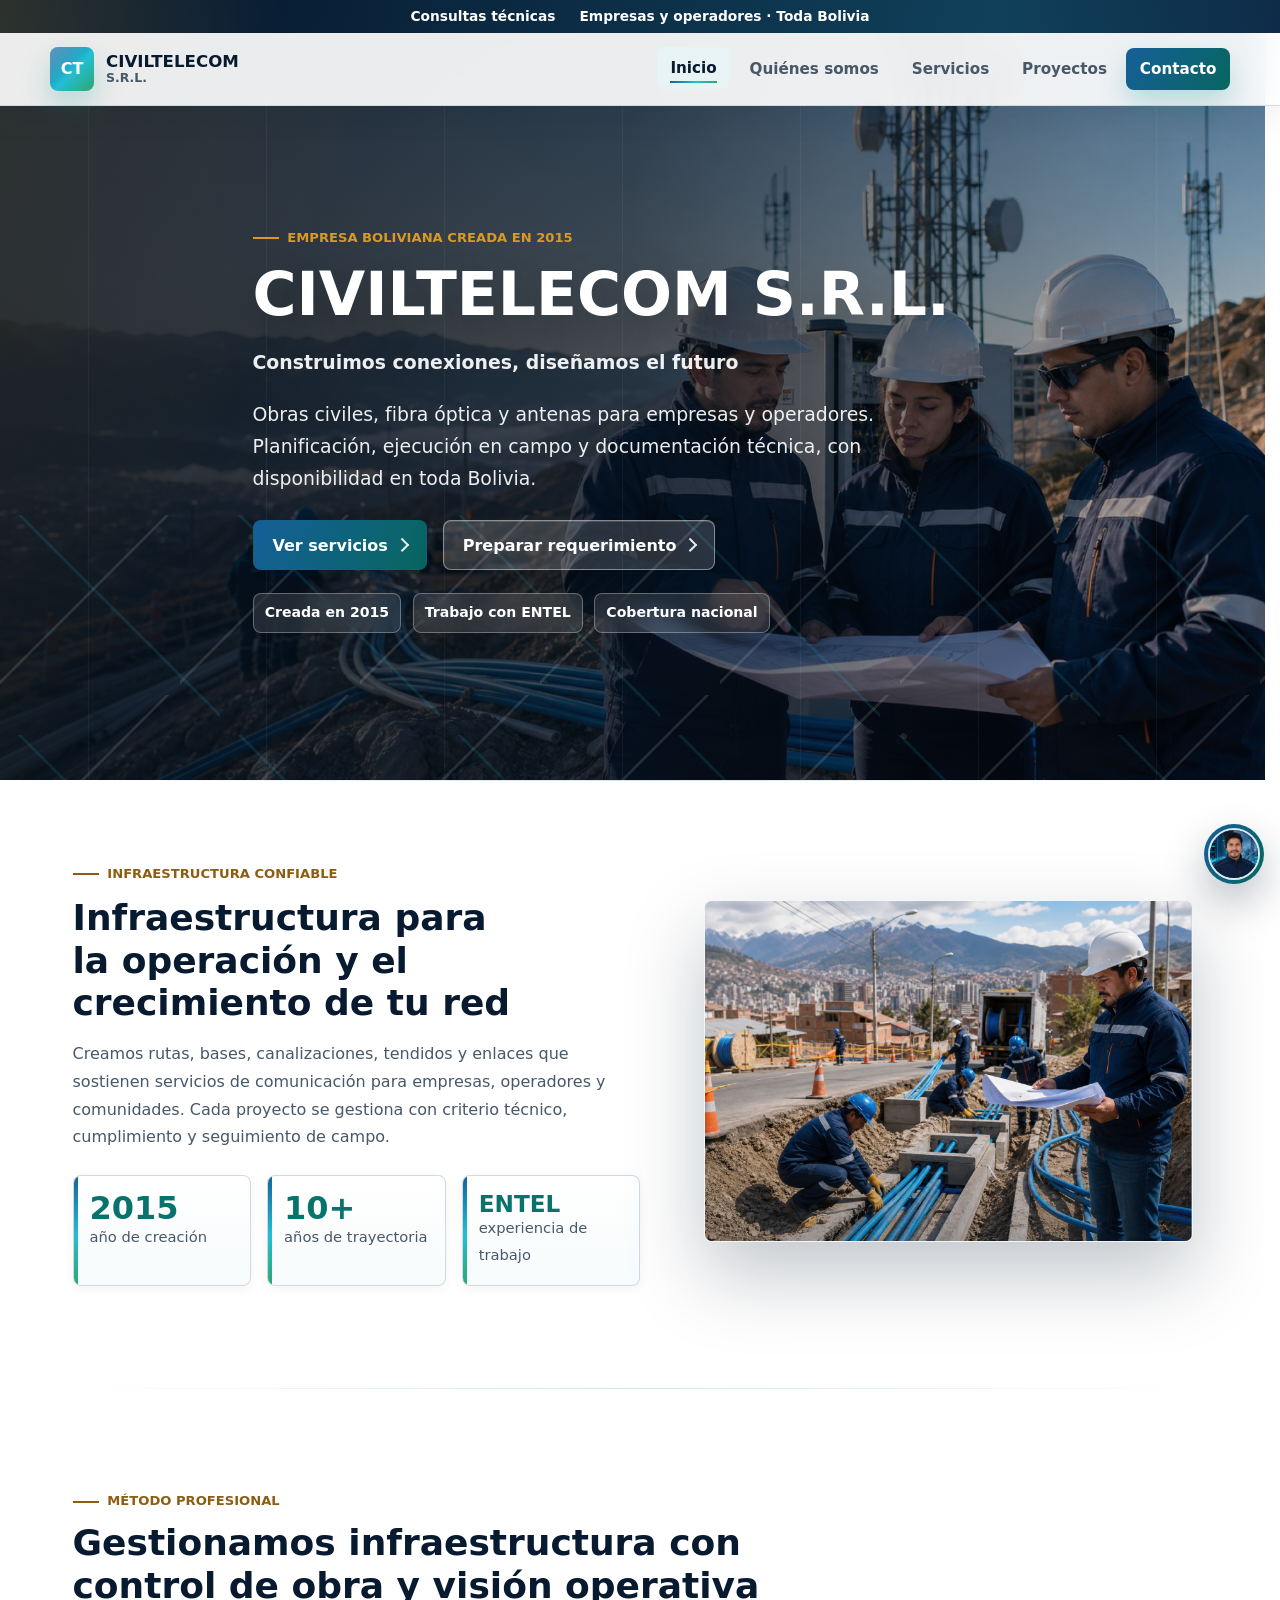
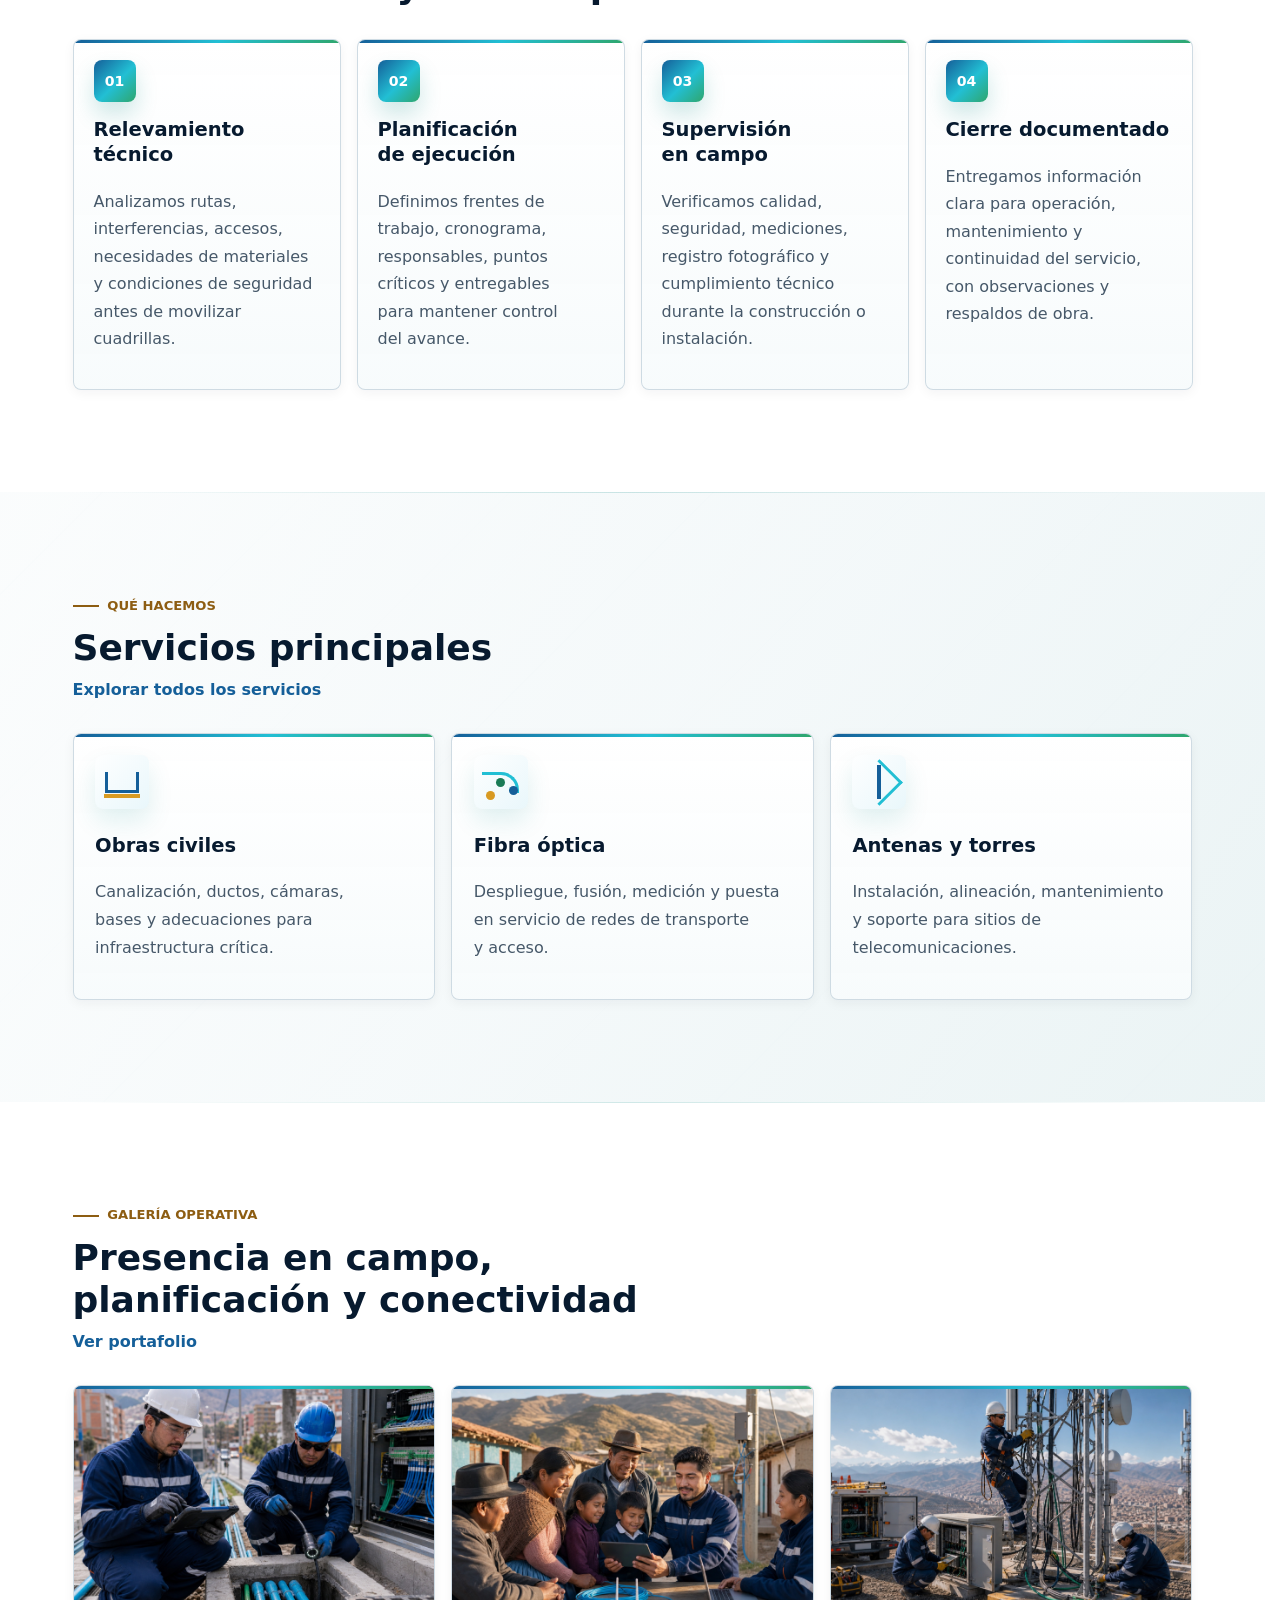
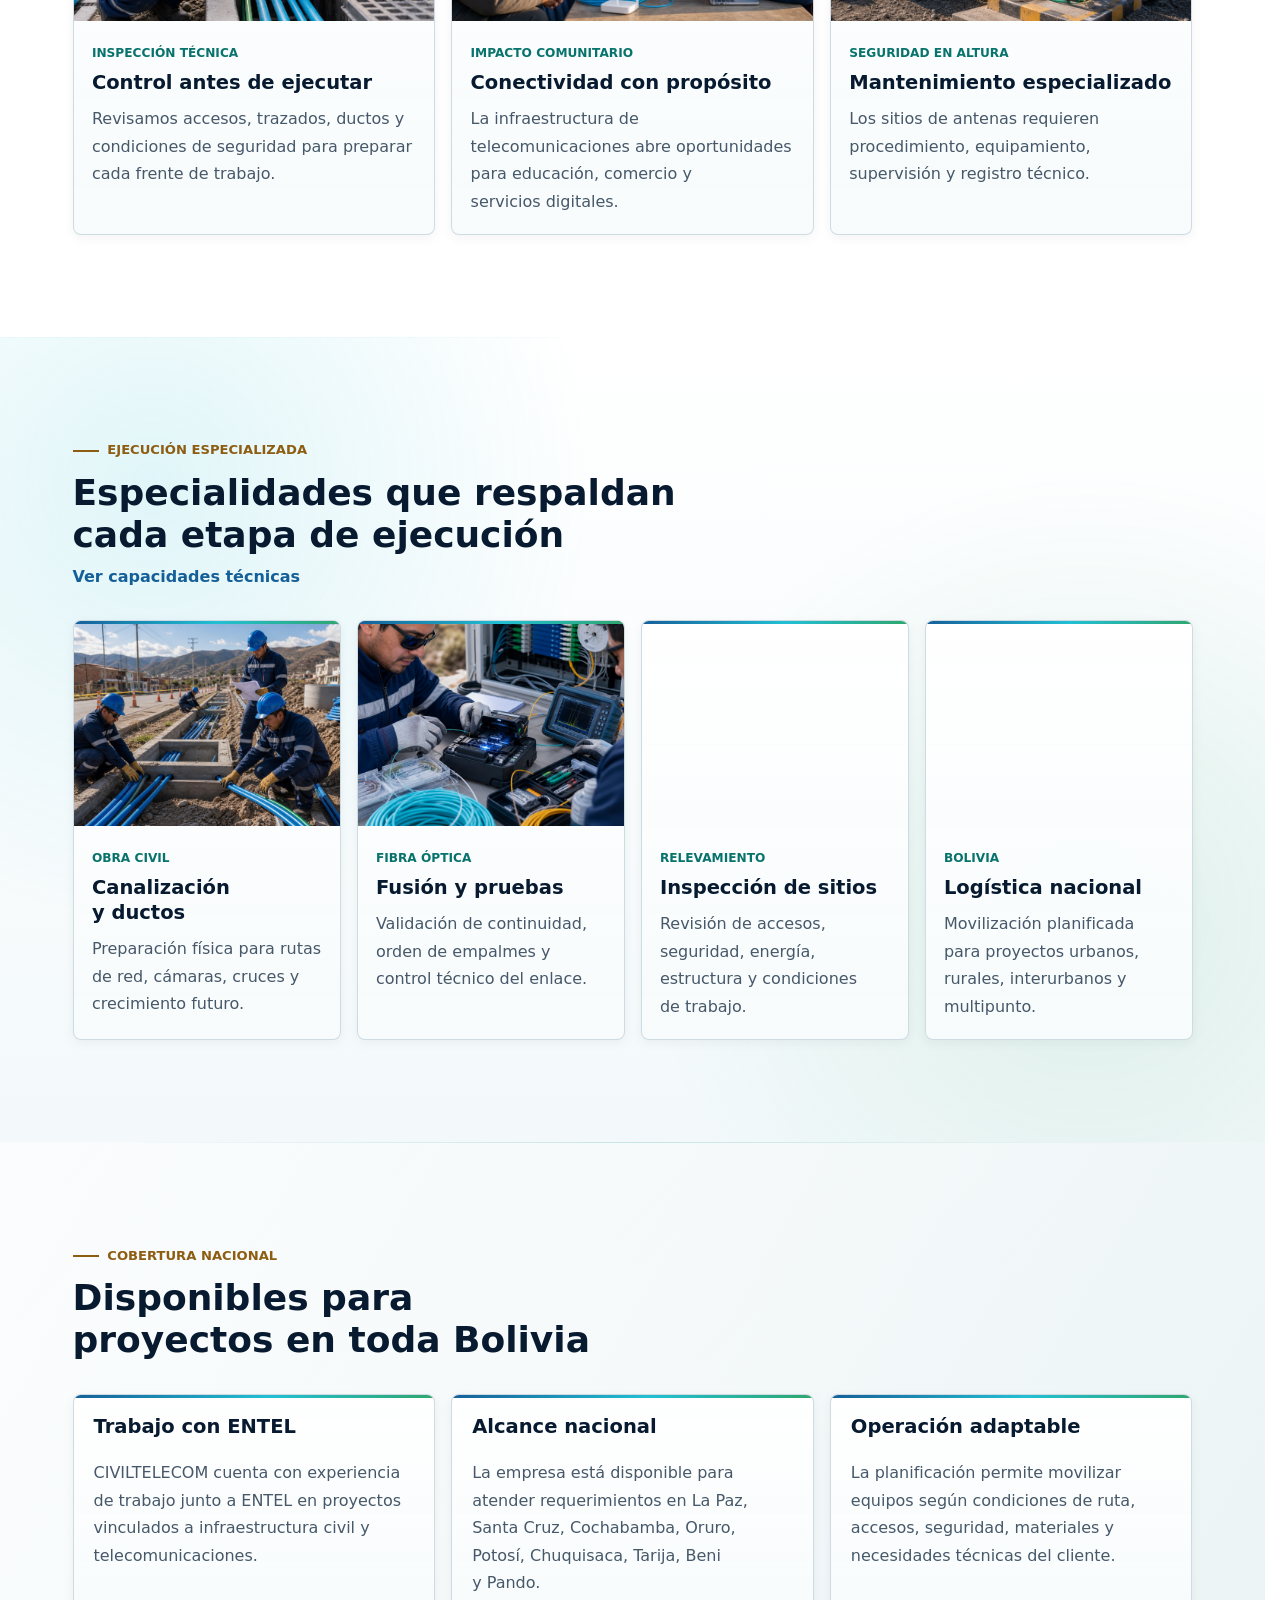
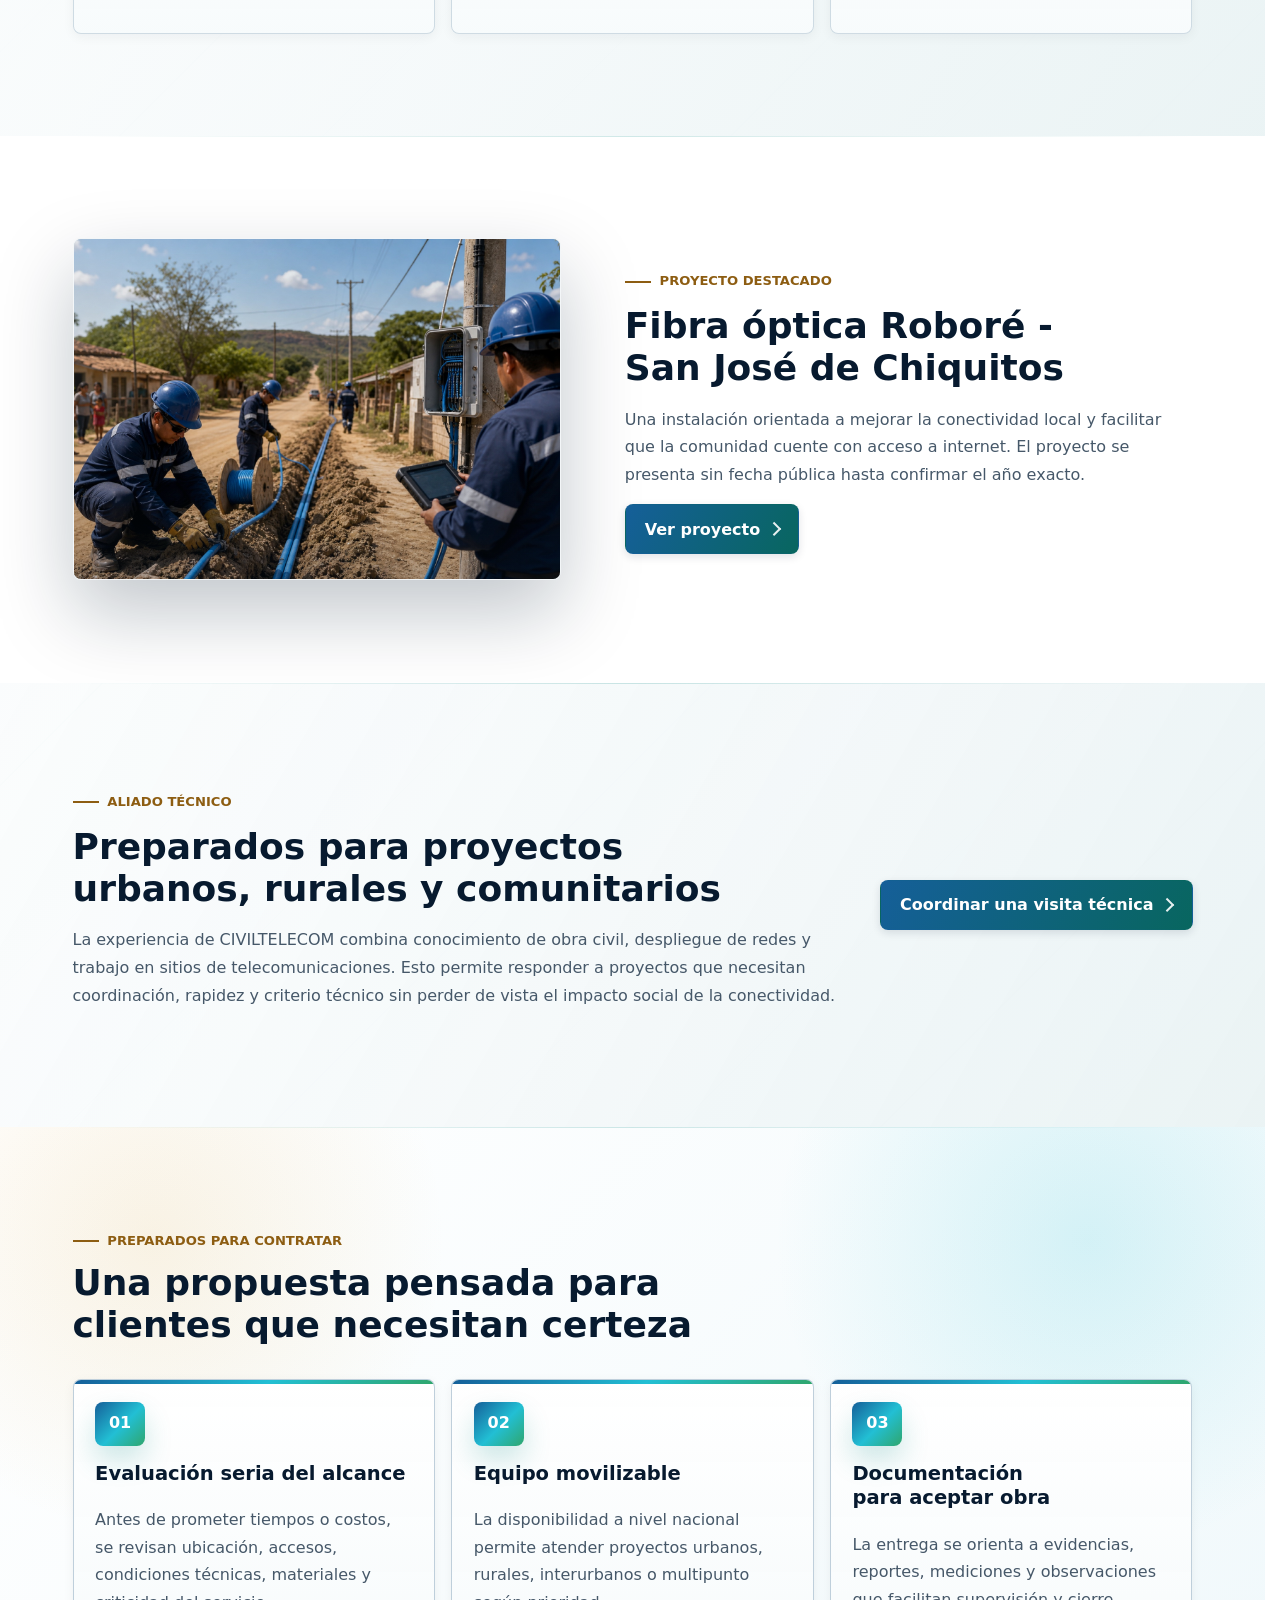
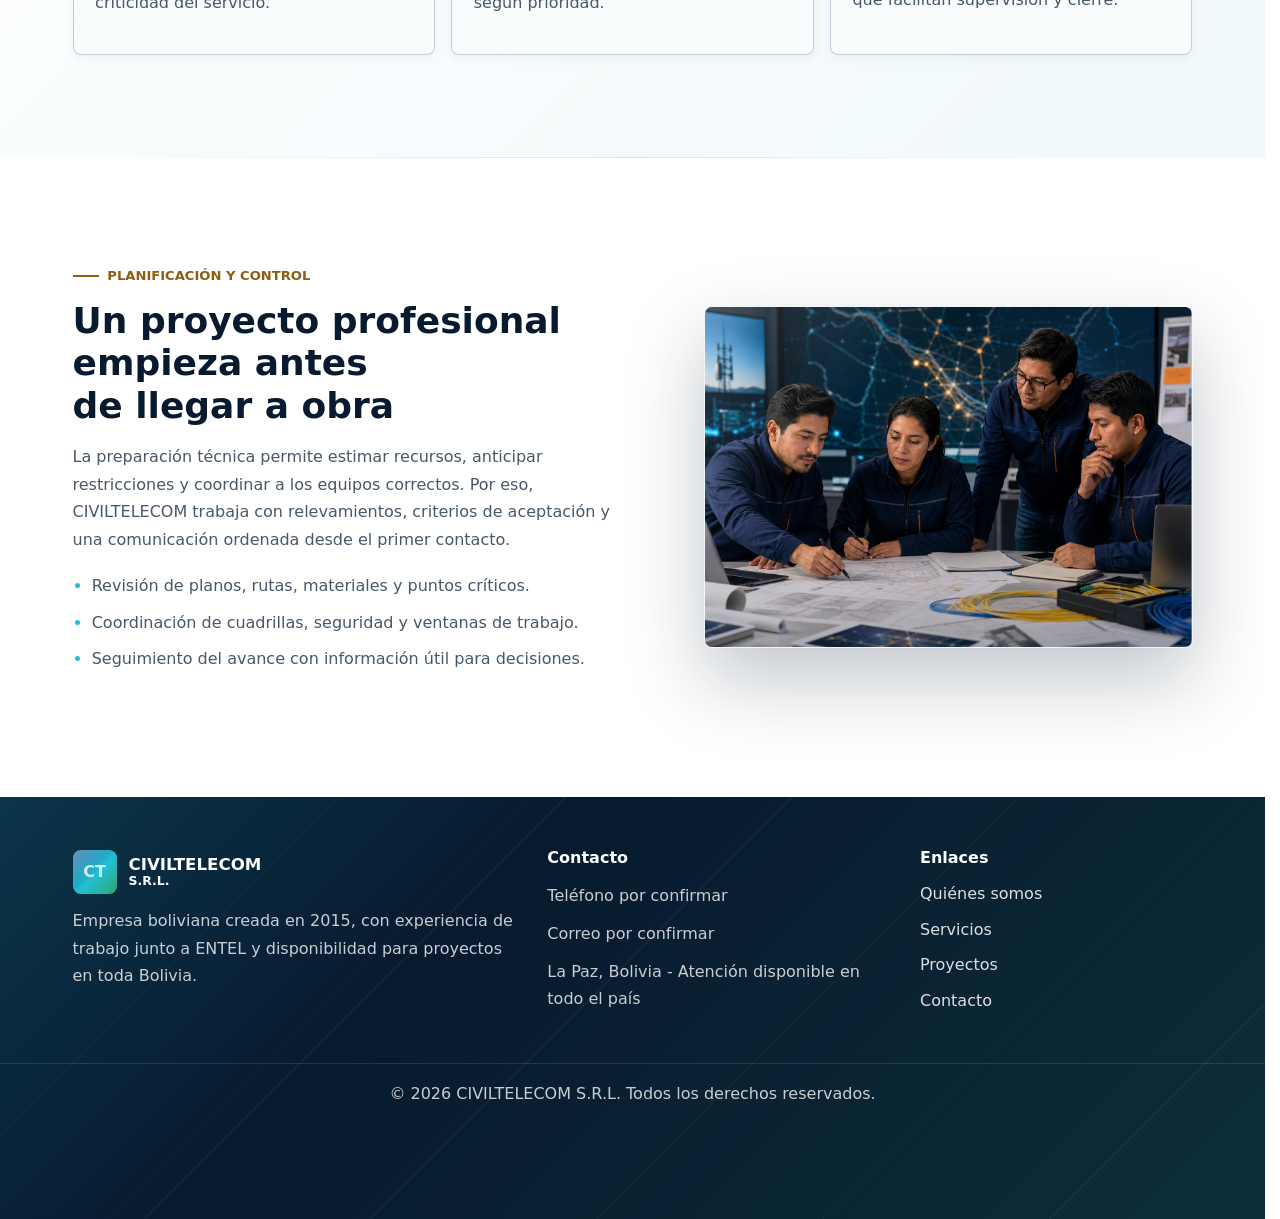
<file: index.html>
<!DOCTYPE html>
<html lang="es">
<head>
  <meta charset="UTF-8">
  <meta name="viewport" content="width=device-width, initial-scale=1.0">
  <meta name="description" content="CIVILTELECOM S.R.L., empresa boliviana creada en 2015, desarrolla obras civiles, fibra óptica y antenas; ha trabajado con ENTEL y está disponible en toda Bolivia.">
  <title>CIVILTELECOM S.R.L. | Construimos conexiones</title>
  <link rel="icon" href="assets/favicon.svg" type="image/svg+xml">
  <link rel="stylesheet" href="assets/css/styles.css?v=revision1">
</head>
<body>
  <a class="skip-link" href="#contenido">Saltar al contenido</a>

  <header class="site-header" data-site-header>
    <div class="topbar" aria-label="Datos de contacto">
      <a href="contacto.html">Consultas técnicas</a>
      <span><span class="topbar-audience">Empresas y operadores · </span>Toda Bolivia</span>
    </div>

    <nav class="navbar" aria-label="Navegación principal">
      <a class="brand" href="index.html" aria-label="CIVILTELECOM inicio">
        <span class="brand-mark" aria-hidden="true">CT</span>
        <span>
          <strong>CIVILTELECOM</strong>
          <small>S.R.L.</small>
        </span>
      </a>

      <button class="nav-toggle" type="button" aria-expanded="false" aria-controls="main-menu" data-nav-toggle>
        <span class="sr-only">Abrir menú</span>
        <span aria-hidden="true"></span>
      </button>

      <ul class="nav-menu" id="main-menu" data-nav-menu>
        <li><a href="index.html">Inicio</a></li>
        <li><a href="quienes-somos.html">Quiénes somos</a></li>
        <li><a href="servicios.html">Servicios</a></li>
        <li><a href="proyectos.html">Proyectos</a></li>
        <li><a class="nav-cta" href="contacto.html">Contacto</a></li>
      </ul>
    </nav>
  </header>

  <main id="contenido">
    <section class="hero video-hero" aria-label="Presentación de CIVILTELECOM">
      <!-- Integración IA/video: reemplazar assets/videos/video.mp4 por un video 1920x1080 de obras civiles, fibra óptica y antenas generado o producido para CIVILTELECOM. -->
      <video class="hero-video" id="hero-video" autoplay muted loop playsinline poster="assets/images/hero-infraestructura-v2.jpg" aria-hidden="true">
        <source src="assets/videos/video.mp4" type="video/mp4">
      </video>
      <div class="hero-overlay" aria-hidden="true"></div>
      <button class="video-toggle" type="button" data-video-toggle aria-controls="hero-video" aria-label="Pausar video de fondo" title="Pausar video de fondo" hidden><span class="video-toggle-icon" aria-hidden="true"></span></button>
      <div class="container hero-content">
        <p class="eyebrow">Empresa boliviana creada en 2015</p>
        <h1>CIVILTELECOM S.R.L.</h1>
        <p class="hero-slogan">Construimos conexiones, diseñamos el futuro</p>
        <p>Obras civiles, fibra óptica y antenas para empresas y operadores. Planificación, ejecución en campo y documentación técnica, con disponibilidad en toda Bolivia.</p>
        <div class="hero-actions">
          <a class="btn btn-primary" href="servicios.html">Ver servicios</a>
          <a class="btn btn-secondary" href="contacto.html#consulta">Preparar requerimiento</a>
        </div>
        <div class="hero-trust" aria-label="Credenciales corporativas">
          <span>Creada en 2015</span>
          <span>Trabajo con ENTEL</span>
          <span>Cobertura nacional</span>
        </div>
      </div>
    </section>

    <section class="section section-tight">
      <div class="container split-layout">
        <div>
          <p class="section-kicker">Infraestructura confiable</p>
          <h2>Infraestructura para la operación y el crecimiento de tu red</h2>
          <p>Creamos rutas, bases, canalizaciones, tendidos y enlaces que sostienen servicios de comunicación para empresas, operadores y comunidades. Cada proyecto se gestiona con criterio técnico, cumplimiento y seguimiento de campo.</p>
          <div class="stats-grid" aria-label="Indicadores de experiencia">
            <article>
              <strong class="counter" data-target="2015">2015</strong>
              <span>año de creación</span>
            </article>
            <article>
              <strong class="counter" data-target="10" data-suffix="+">10+</strong>
              <span>años de trayectoria</span>
            </article>
            <article>
              <strong>ENTEL</strong>
              <span>experiencia de trabajo</span>
            </article>
          </div>
        </div>
        <div class="media-frame">
          <!-- DALL-E/IA: generar JPG 1920x1080 de obra civil telecom en Bolivia, optimizado para web. -->
          <img loading="lazy" decoding="async" src="assets/images/obras-civiles-v2.jpg" alt="Equipo técnico ejecutando obras civiles para infraestructura de telecomunicaciones">
        </div>
      </div>
    </section>

    <section class="section">
      <div class="container">
        <div class="section-heading">
          <p class="section-kicker">Método profesional</p>
          <h2>Gestionamos infraestructura con control de obra y visión operativa</h2>
        </div>
        <div class="detail-grid">
          <article>
            <span class="step-number">01</span>
            <h3>Relevamiento técnico</h3>
            <p>Analizamos rutas, interferencias, accesos, necesidades de materiales y condiciones de seguridad antes de movilizar cuadrillas.</p>
          </article>
          <article>
            <span class="step-number">02</span>
            <h3>Planificación de ejecución</h3>
            <p>Definimos frentes de trabajo, cronograma, responsables, puntos críticos y entregables para mantener control del avance.</p>
          </article>
          <article>
            <span class="step-number">03</span>
            <h3>Supervisión en campo</h3>
            <p>Verificamos calidad, seguridad, mediciones, registro fotográfico y cumplimiento técnico durante la construcción o instalación.</p>
          </article>
          <article>
            <span class="step-number">04</span>
            <h3>Cierre documentado</h3>
            <p>Entregamos información clara para operación, mantenimiento y continuidad del servicio, con observaciones y respaldos de obra.</p>
          </article>
        </div>
      </div>
    </section>

    <section class="section soft-band">
      <div class="container">
        <div class="section-heading">
          <p class="section-kicker">Qué hacemos</p>
          <h2>Servicios principales</h2>
          <a class="text-link" href="servicios.html">Explorar todos los servicios</a>
        </div>
        <div class="service-preview-grid">
          <article class="service-card">
            <span class="service-icon service-icon-civil" aria-hidden="true"></span>
            <h3>Obras civiles</h3>
            <p>Canalización, ductos, cámaras, bases y adecuaciones para infraestructura crítica.</p>
          </article>
          <article class="service-card">
            <span class="service-icon service-icon-fiber" aria-hidden="true"></span>
            <h3>Fibra óptica</h3>
            <p>Despliegue, fusión, medición y puesta en servicio de redes de transporte y acceso.</p>
          </article>
          <article class="service-card">
            <span class="service-icon service-icon-antenna" aria-hidden="true"></span>
            <h3>Antenas y torres</h3>
            <p>Instalación, alineación, mantenimiento y soporte para sitios de telecomunicaciones.</p>
          </article>
        </div>
      </div>
    </section>

    <section class="section">
      <div class="container">
        <div class="section-heading">
          <p class="section-kicker">Galería operativa</p>
          <h2>Presencia en campo, planificación y conectividad</h2>
          <a class="text-link" href="proyectos.html">Ver portafolio</a>
        </div>
        <div class="image-gallery">
          <article class="image-card">
            <!-- DALL-E/IA: generar JPG 1920x1080 de inspección de ductos y cámaras para red de fibra óptica. -->
            <img loading="lazy" decoding="async" src="assets/images/inspeccion-red-v2.jpg" alt="Técnicos inspeccionando ductos y cámaras de telecomunicaciones">
            <div>
              <span>Inspección técnica</span>
              <h3>Control antes de ejecutar</h3>
              <p>Revisamos accesos, trazados, ductos y condiciones de seguridad para preparar cada frente de trabajo.</p>
            </div>
          </article>
          <article class="image-card">
            <!-- DALL-E/IA: generar JPG 1920x1080 de comunidad boliviana beneficiada por internet y fibra óptica. -->
            <img loading="lazy" decoding="async" src="assets/images/comunidad-conectada-v2.jpg" alt="Comunidad boliviana beneficiada por nueva conectividad a internet">
            <div>
              <span>Impacto comunitario</span>
              <h3>Conectividad con propósito</h3>
              <p>La infraestructura de telecomunicaciones abre oportunidades para educación, comercio y servicios digitales.</p>
            </div>
          </article>
          <article class="image-card">
            <!-- DALL-E/IA: generar JPG 1920x1080 de mantenimiento seguro en antenas y torres telecom. -->
            <img loading="lazy" decoding="async" src="assets/images/mantenimiento-antenas-v2.jpg" alt="Mantenimiento seguro de antenas y torres de telecomunicaciones">
            <div>
              <span>Seguridad en altura</span>
              <h3>Mantenimiento especializado</h3>
              <p>Los sitios de antenas requieren procedimiento, equipamiento, supervisión y registro técnico.</p>
            </div>
          </article>
        </div>
      </div>
    </section>

    <section class="section visual-system-section">
      <div class="container">
        <div class="section-heading">
          <p class="section-kicker">Ejecución especializada</p>
          <h2>Especialidades que respaldan cada etapa de ejecución</h2>
          <a class="text-link" href="servicios.html">Ver capacidades técnicas</a>
        </div>
        <div class="image-gallery four-columns">
          <article class="image-card">
            <!-- DALL-E/IA: generar JPG 1920x1080 de canalización, ductos y cámaras para telecomunicaciones en Bolivia. -->
            <img loading="lazy" decoding="async" src="assets/images/rama-canalizacion-ductos.jpg" alt="Canalización y ductos para infraestructura de telecomunicaciones">
            <div>
              <span>Obra civil</span>
              <h3>Canalización y ductos</h3>
              <p>Preparación física para rutas de red, cámaras, cruces y crecimiento futuro.</p>
            </div>
          </article>
          <article class="image-card">
            <!-- DALL-E/IA: generar JPG 1920x1080 de fusión y pruebas de fibra óptica con técnicos bolivianos. -->
            <img loading="lazy" decoding="async" src="assets/images/rama-fusion-pruebas.jpg" alt="Fusión y pruebas de fibra óptica con equipo técnico">
            <div>
              <span>Fibra óptica</span>
              <h3>Fusión y pruebas</h3>
              <p>Validación de continuidad, orden de empalmes y control técnico del enlace.</p>
            </div>
          </article>
          <article class="image-card">
            <!-- DALL-E/IA: generar JPG 1920x1080 de inspección de sitios técnicos y torres telecom. -->
            <img loading="lazy" decoding="async" src="assets/images/rama-inspeccion-sitios.jpg" alt="Inspección de sitios técnicos para telecomunicaciones">
            <div>
              <span>Relevamiento</span>
              <h3>Inspección de sitios</h3>
              <p>Revisión de accesos, seguridad, energía, estructura y condiciones de trabajo.</p>
            </div>
          </article>
          <article class="image-card">
            <!-- DALL-E/IA: generar JPG 1920x1080 de logística nacional para proyectos telecom en Bolivia. -->
            <img loading="lazy" decoding="async" src="assets/images/rama-logistica-bolivia.jpg" alt="Logística nacional para proyectos de telecomunicaciones en Bolivia">
            <div>
              <span>Bolivia</span>
              <h3>Logística nacional</h3>
              <p>Movilización planificada para proyectos urbanos, rurales, interurbanos y multipunto.</p>
            </div>
          </article>
        </div>
      </div>
    </section>

    <section class="section soft-band">
      <div class="container">
        <div class="section-heading">
          <p class="section-kicker">Cobertura nacional</p>
          <h2>Disponibles para proyectos en toda Bolivia</h2>
        </div>
        <div class="professional-grid">
          <article>
            <h3>Trabajo con ENTEL</h3>
            <p>CIVILTELECOM cuenta con experiencia de trabajo junto a ENTEL en proyectos vinculados a infraestructura civil y telecomunicaciones.</p>
          </article>
          <article>
            <h3>Alcance nacional</h3>
            <p>La empresa está disponible para atender requerimientos en La Paz, Santa Cruz, Cochabamba, Oruro, Potosí, Chuquisaca, Tarija, Beni y Pando.</p>
          </article>
          <article>
            <h3>Operación adaptable</h3>
            <p>La planificación permite movilizar equipos según condiciones de ruta, accesos, seguridad, materiales y necesidades técnicas del cliente.</p>
          </article>
        </div>
      </div>
    </section>

    <section class="section">
      <div class="container split-layout reverse">
        <div class="media-frame">
          <!-- DALL-E/IA: generar JPG 1920x1080 del proyecto Roboré - San José de Chiquitos, con fibra óptica y comunidad conectada. -->
          <img loading="lazy" decoding="async" src="assets/images/proyecto-robore-san-jose-v2.jpg" alt="Instalación de fibra óptica en ruta rural entre Roboré y San José de Chiquitos">
        </div>
        <div>
          <p class="section-kicker">Proyecto destacado</p>
          <h2>Fibra óptica Roboré - San José de Chiquitos</h2>
          <p>Una instalación orientada a mejorar la conectividad local y facilitar que la comunidad cuente con acceso a internet. El proyecto se presenta sin fecha pública hasta confirmar el año exacto.</p>
          <a class="btn btn-primary" href="proyectos.html">Ver proyecto</a>
        </div>
      </div>
    </section>

    <section class="section soft-band">
      <div class="container cta-band">
        <div>
          <p class="section-kicker">Aliado técnico</p>
          <h2>Preparados para proyectos urbanos, rurales y comunitarios</h2>
          <p>La experiencia de CIVILTELECOM combina conocimiento de obra civil, despliegue de redes y trabajo en sitios de telecomunicaciones. Esto permite responder a proyectos que necesitan coordinación, rapidez y criterio técnico sin perder de vista el impacto social de la conectividad.</p>
        </div>
        <a class="btn btn-primary" href="contacto.html">Coordinar una visita técnica</a>
      </div>
    </section>

    <section class="section contract-section">
      <div class="container">
        <div class="section-heading">
          <p class="section-kicker">Preparados para contratar</p>
          <h2>Una propuesta pensada para clientes que necesitan certeza</h2>
        </div>
        <div class="contract-grid">
          <article>
            <span>01</span>
            <h3>Evaluación seria del alcance</h3>
            <p>Antes de prometer tiempos o costos, se revisan ubicación, accesos, condiciones técnicas, materiales y criticidad del servicio.</p>
          </article>
          <article>
            <span>02</span>
            <h3>Equipo movilizable</h3>
            <p>La disponibilidad a nivel nacional permite atender proyectos urbanos, rurales, interurbanos o multipunto según prioridad.</p>
          </article>
          <article>
            <span>03</span>
            <h3>Documentación para aceptar obra</h3>
            <p>La entrega se orienta a evidencias, reportes, mediciones y observaciones que facilitan supervisión y cierre.</p>
          </article>
        </div>
      </div>
    </section>

    <section class="section">
      <div class="container split-layout">
        <div>
          <p class="section-kicker">Planificación y control</p>
          <h2>Un proyecto profesional empieza antes de llegar a obra</h2>
          <p>La preparación técnica permite estimar recursos, anticipar restricciones y coordinar a los equipos correctos. Por eso, CIVILTELECOM trabaja con relevamientos, criterios de aceptación y una comunicación ordenada desde el primer contacto.</p>
          <ul class="professional-list">
            <li>Revisión de planos, rutas, materiales y puntos críticos.</li>
            <li>Coordinación de cuadrillas, seguridad y ventanas de trabajo.</li>
            <li>Seguimiento del avance con información útil para decisiones.</li>
          </ul>
        </div>
        <div class="media-frame">
          <!-- DALL-E/IA: generar JPG 1920x1080 de planificación técnica en oficina de operaciones telecom. -->
          <img loading="lazy" decoding="async" src="assets/images/planificacion-tecnica-v2.jpg" alt="Ingenieros planificando rutas y obras de telecomunicaciones">
        </div>
      </div>
    </section>
  </main>

  <footer class="site-footer">
    <div class="container footer-grid">
      <div>
        <a class="brand footer-brand" href="index.html" aria-label="CIVILTELECOM inicio">
          <span class="brand-mark" aria-hidden="true">CT</span>
          <span><strong>CIVILTELECOM</strong><small>S.R.L.</small></span>
        </a>
        <p>Empresa boliviana creada en 2015, con experiencia de trabajo junto a ENTEL y disponibilidad para proyectos en toda Bolivia.</p>
      </div>
      <address>
        <strong>Contacto</strong>
        <span class="contact-pending">Teléfono por confirmar</span>
        <span class="contact-pending">Correo por confirmar</span>
        <span>La Paz, Bolivia - Atención disponible en todo el país</span>
      </address>
      <div>
        <strong>Enlaces</strong>
        <a href="quienes-somos.html">Quiénes somos</a>
        <a href="servicios.html">Servicios</a>
        <a href="proyectos.html">Proyectos</a>
        <a href="contacto.html">Contacto</a>
      </div>
    </div>
    <p class="copyright">&copy; 2026 CIVILTELECOM S.R.L. Todos los derechos reservados.</p>
  </footer>

  <a class="floating-contact" href="contacto.html" aria-label="Ir a contacto">Contacto</a>

  <section class="chatbot" aria-label="Chatbot Mateo IA de demostración" data-chatbot>
    <button class="chatbot-toggle" type="button" aria-expanded="false" aria-controls="chatbot-panel" data-chatbot-toggle>
      <span aria-hidden="true">?</span>
      <span class="sr-only">Abrir chat de ayuda</span>
    </button>
    <div class="chatbot-panel" id="chatbot-panel" hidden>
      <div class="chatbot-header">
        <strong>Mateo IA</strong>
        <button type="button" aria-label="Cerrar chat" data-chatbot-close>&times;</button>
      </div>
      <div class="chatbot-messages" data-chatbot-messages aria-live="polite"></div>
      <form class="chatbot-form" data-chatbot-form>
        <label class="sr-only" for="chatbot-input">Escribe tu pregunta</label>
        <input id="chatbot-input" name="message" type="text" placeholder="Pregunta por servicios u horarios" autocomplete="off">
        <button type="submit">Enviar</button>
      </form>
    </div>
  </section>

  <script src="assets/js/main.js?v=revision1"></script>
</body>
</html>
</file>
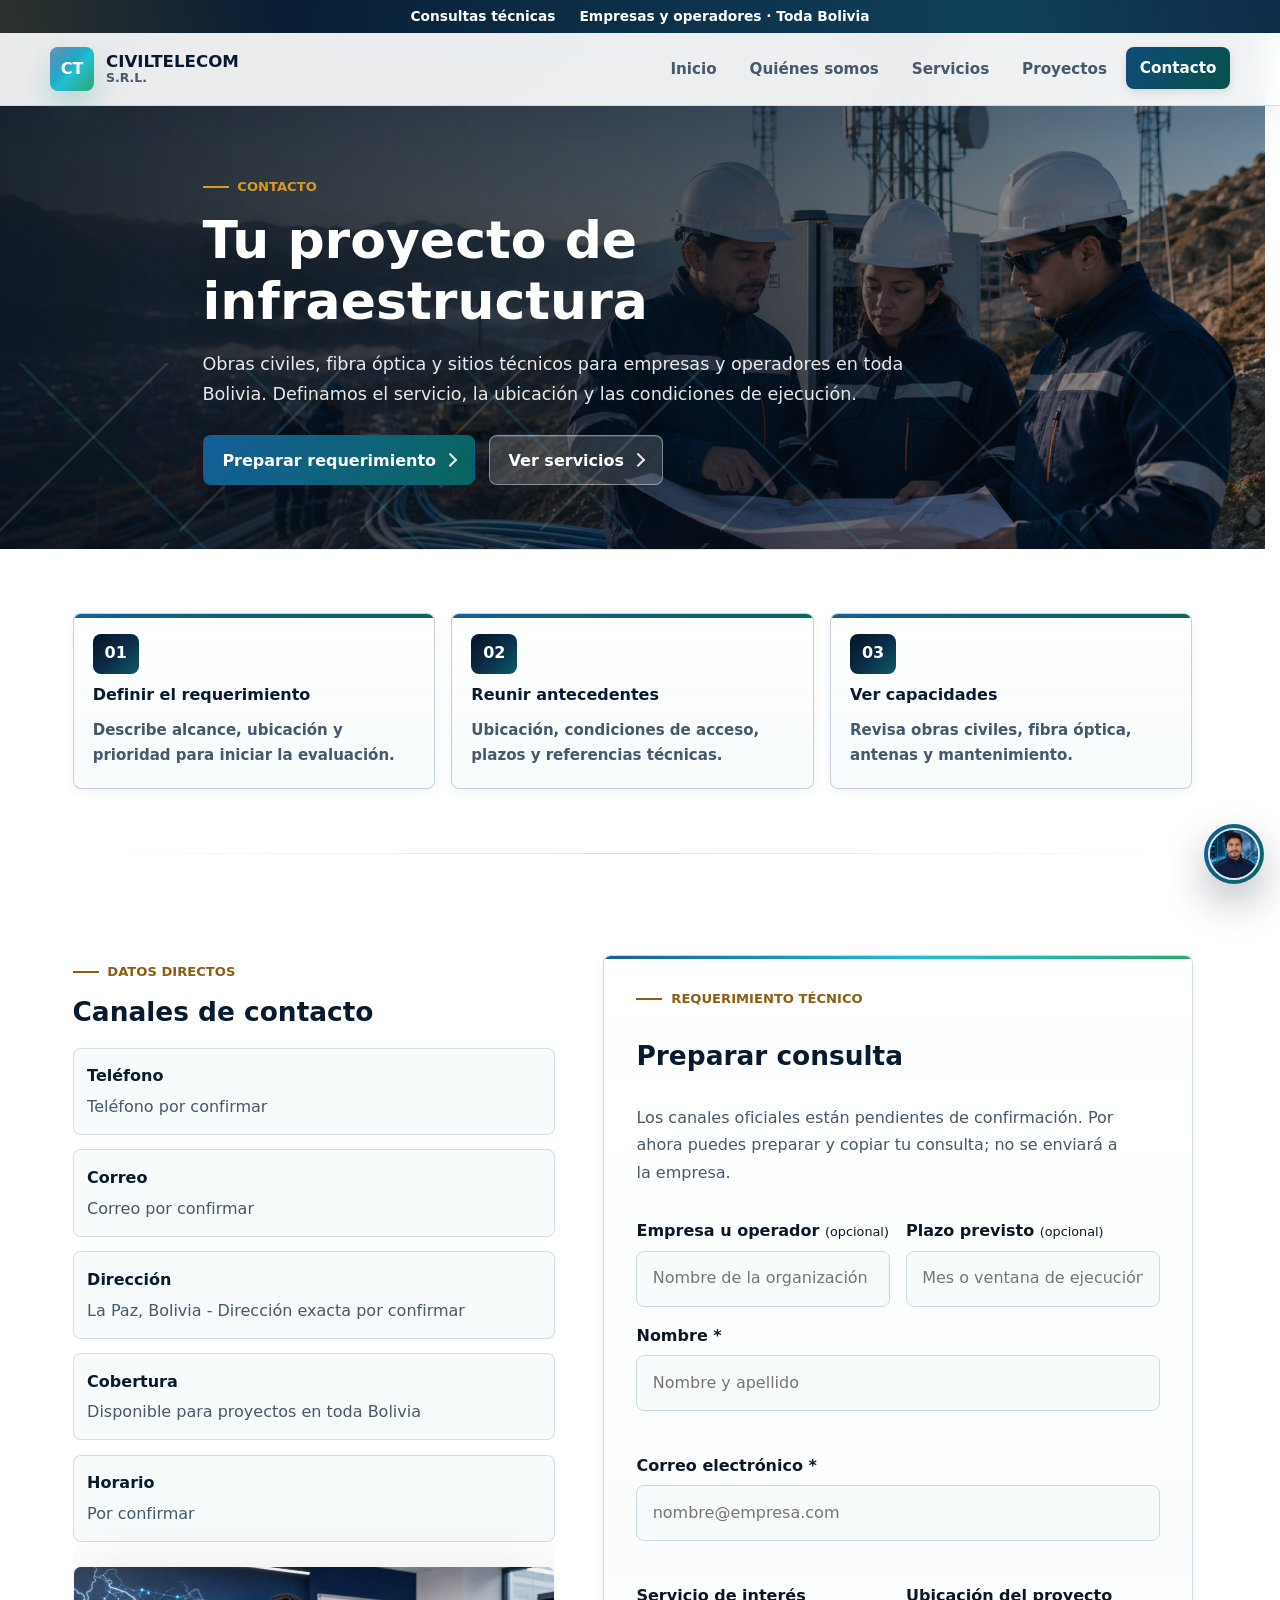
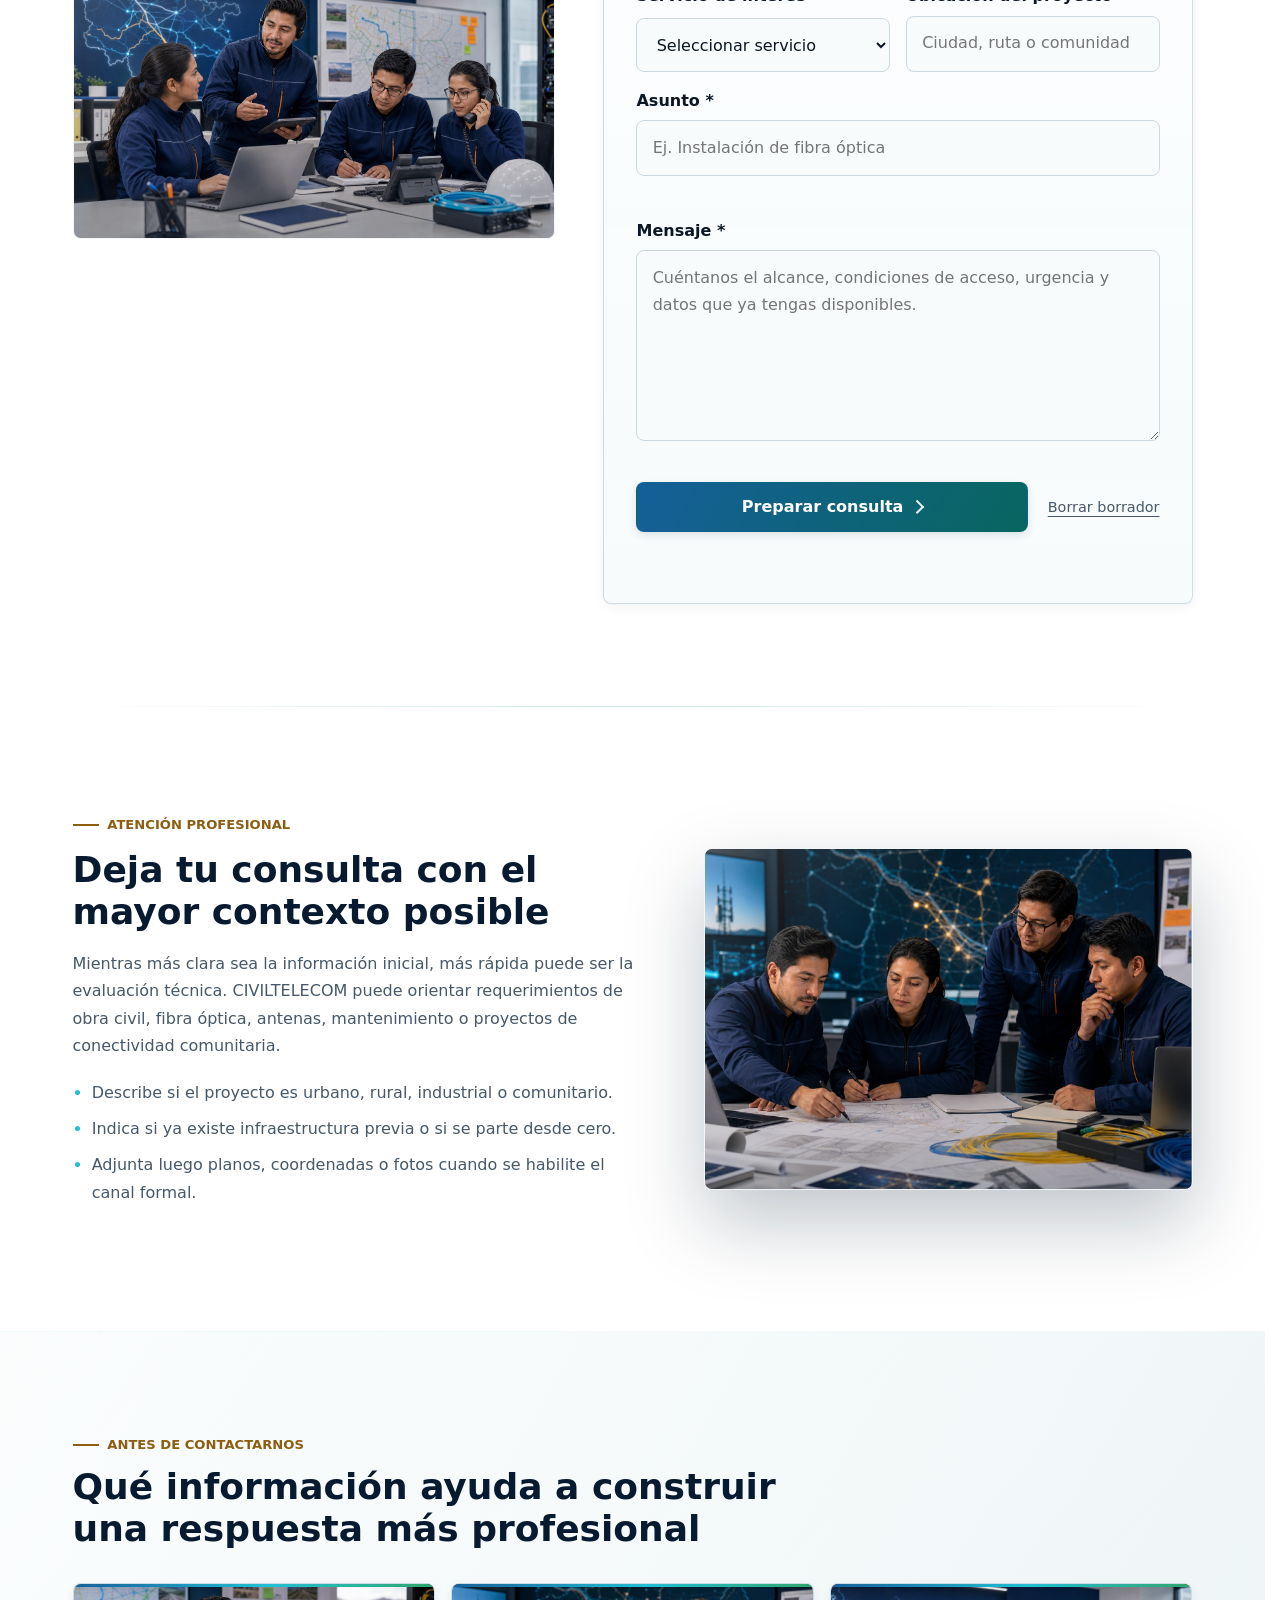
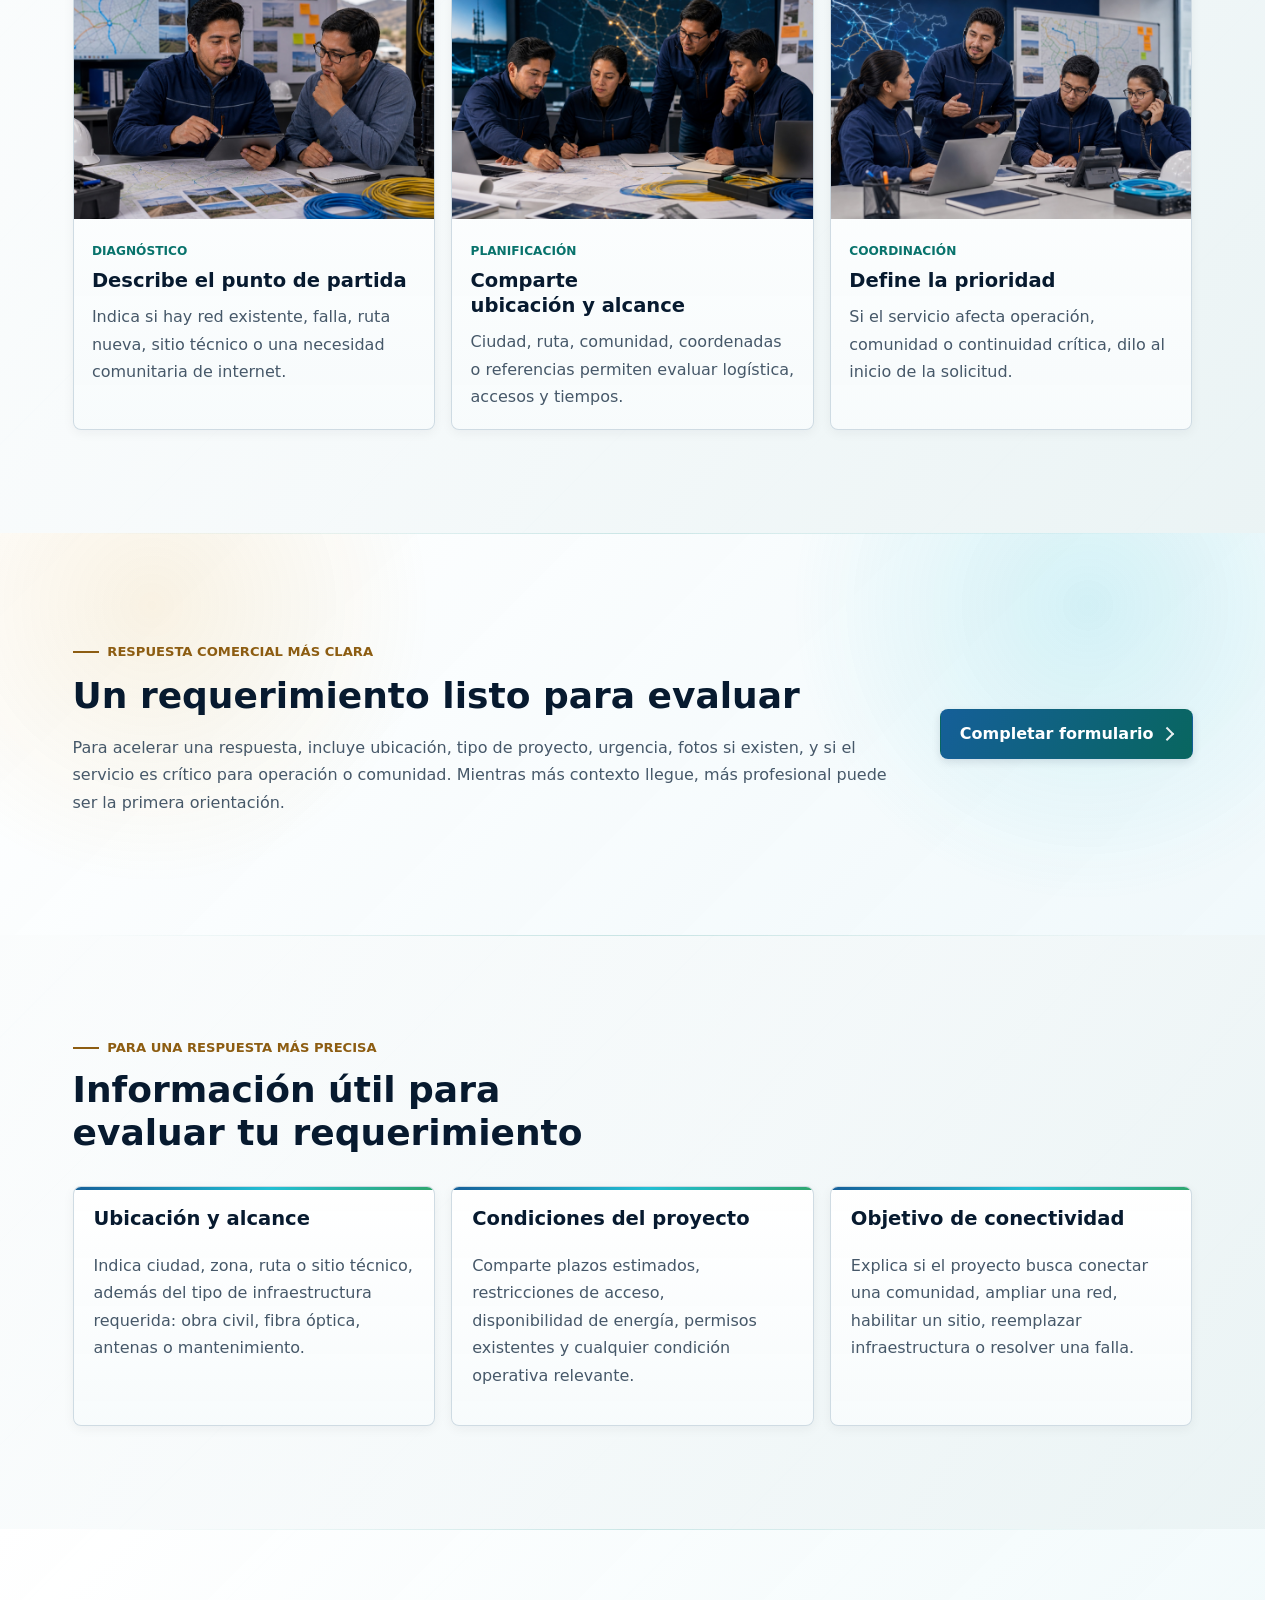
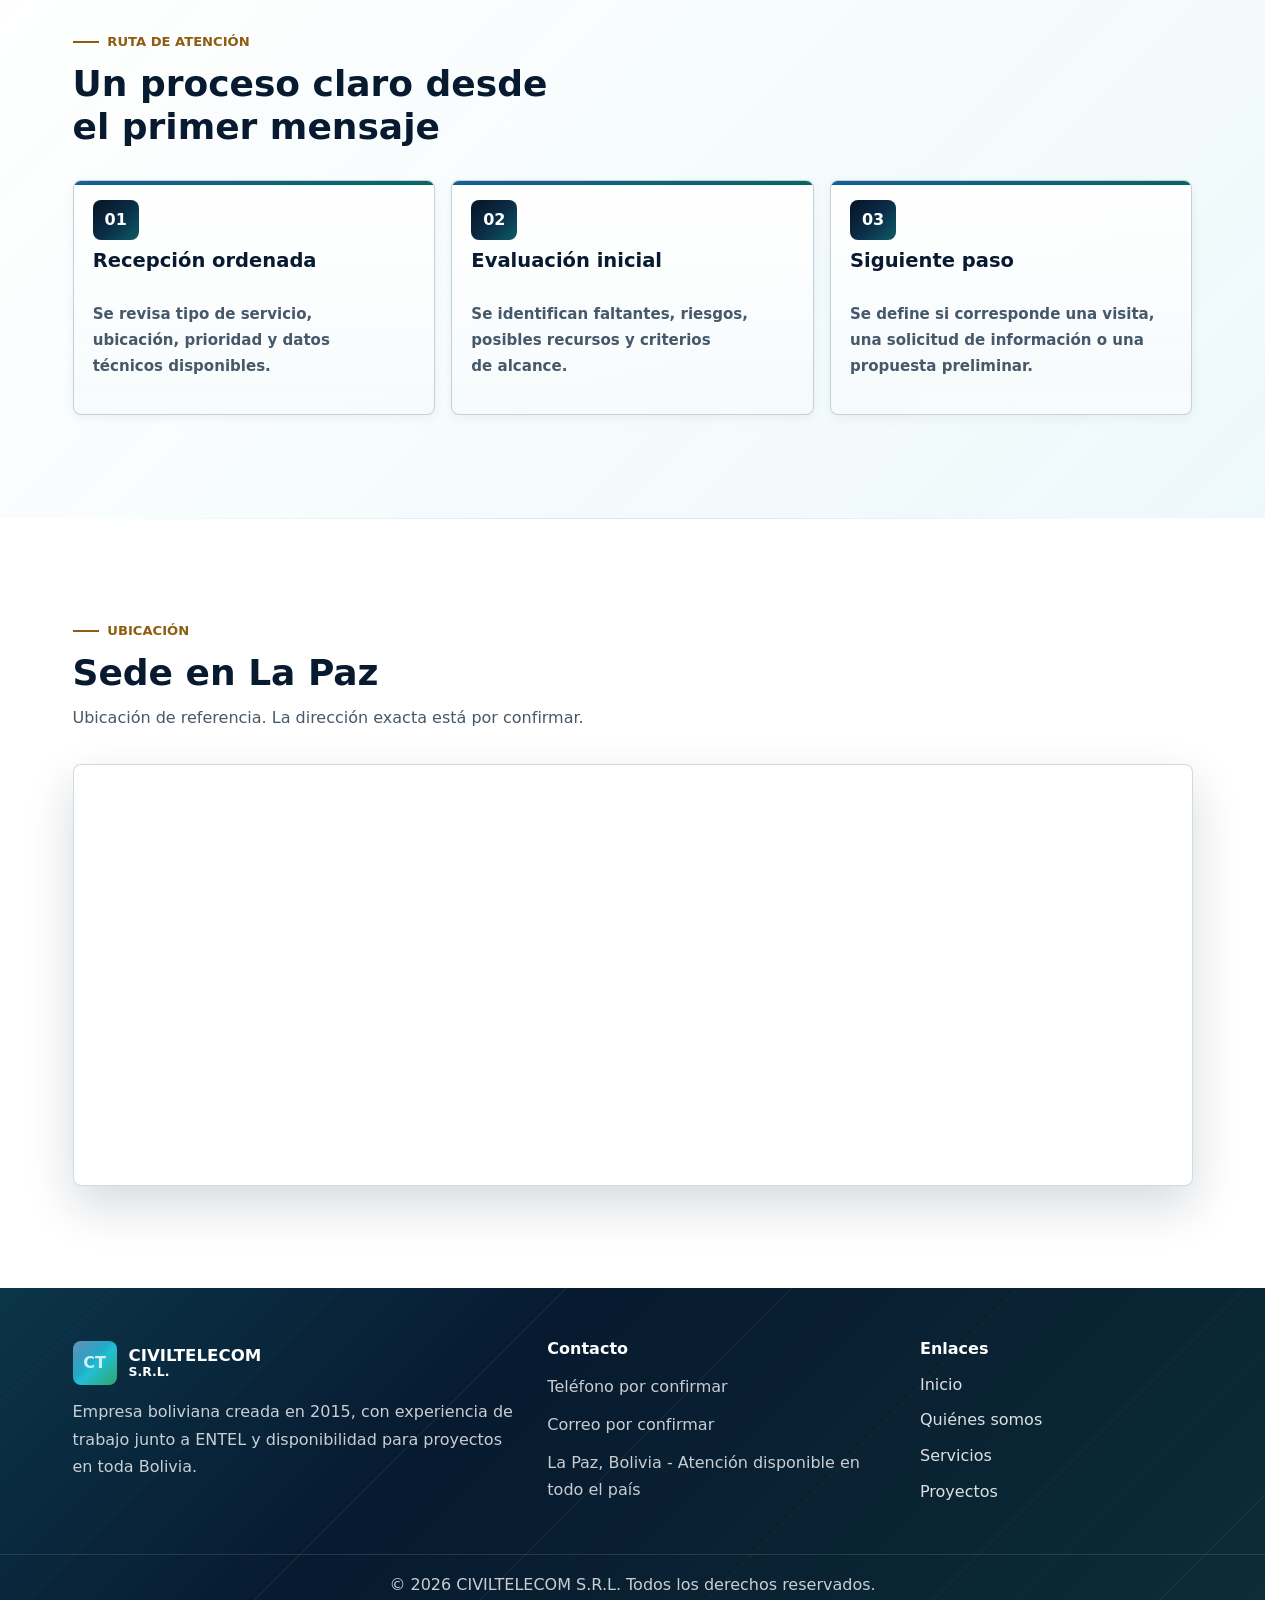
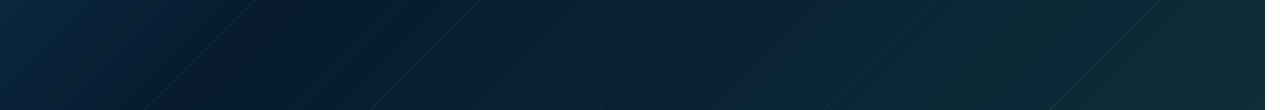
<file: contacto.html>
<!DOCTYPE html>
<html lang="es">
<head>
  <meta charset="UTF-8">
  <meta name="viewport" content="width=device-width, initial-scale=1.0">
  <meta name="description" content="Contacta con CIVILTELECOM S.R.L. para obras civiles, fibra óptica y antenas en Bolivia. Disponible en todo el país y con experiencia junto a ENTEL.">
  <title>Contacto | CIVILTELECOM S.R.L.</title>
  <link rel="icon" href="assets/favicon.svg" type="image/svg+xml">
  <link rel="stylesheet" href="assets/css/styles.css?v=revision1">
</head>
<body>
  <a class="skip-link" href="#contenido">Saltar al contenido</a>
  <header class="site-header" data-site-header>
    <div class="topbar" aria-label="Datos de contacto"><a href="contacto.html">Consultas técnicas</a><span><span class="topbar-audience">Empresas y operadores · </span>Toda Bolivia</span></div>
    <nav class="navbar" aria-label="Navegación principal">
      <a class="brand" href="index.html" aria-label="CIVILTELECOM inicio"><span class="brand-mark" aria-hidden="true">CT</span><span><strong>CIVILTELECOM</strong><small>S.R.L.</small></span></a>
      <button class="nav-toggle" type="button" aria-expanded="false" aria-controls="main-menu" data-nav-toggle><span class="sr-only">Abrir menú</span><span aria-hidden="true"></span></button>
      <ul class="nav-menu" id="main-menu" data-nav-menu><li><a href="index.html">Inicio</a></li><li><a href="quienes-somos.html">Quiénes somos</a></li><li><a href="servicios.html">Servicios</a></li><li><a href="proyectos.html">Proyectos</a></li><li><a class="nav-cta" href="contacto.html">Contacto</a></li></ul>
    </nav>
  </header>

  <main id="contenido">
    <section class="page-hero">
      <div class="container narrow">
        <p class="eyebrow">Contacto</p>
        <h1>Tu proyecto de infraestructura</h1>
        <p>Obras civiles, fibra óptica y sitios técnicos para empresas y operadores en toda Bolivia. Definamos el servicio, la ubicación y las condiciones de ejecución.</p>
        <div class="contact-hero-actions" aria-label="Acciones rápidas de contacto">
          <a class="btn btn-primary" href="#consulta">Preparar requerimiento</a>
          <a class="btn btn-secondary" href="servicios.html">Ver servicios</a>
        </div>
      </div>
    </section>

    <section class="section contact-overview">
      <div class="container contact-action-grid" aria-label="Canales rápidos para solicitar atención">
        <a class="contact-action-card" href="#name">
          <span>01</span>
          <strong>Definir el requerimiento</strong>
          <small>Describe alcance, ubicación y prioridad para iniciar la evaluación.</small>
        </a>
        <a class="contact-action-card" href="#datos-proyecto">
          <span>02</span>
          <strong>Reunir antecedentes</strong>
          <small>Ubicación, condiciones de acceso, plazos y referencias técnicas.</small>
        </a>
        <a class="contact-action-card" href="servicios.html">
          <span>03</span>
          <strong>Ver capacidades</strong>
          <small>Revisa obras civiles, fibra óptica, antenas y mantenimiento.</small>
        </a>
      </div>
    </section>

    <section class="section">
      <div class="container contact-layout">
        <div class="contact-panel">
          <p class="section-kicker">Datos directos</p>
          <h2>Canales de contacto</h2>
          <ul class="contact-list">
            <li><strong>Teléfono</strong><span class="contact-pending">Teléfono por confirmar</span></li>
            <li><strong>Correo</strong><span class="contact-pending">Correo por confirmar</span></li>
            <li><strong>Dirección</strong><span>La Paz, Bolivia - Dirección exacta por confirmar</span></li>
            <li><strong>Cobertura</strong><span>Disponible para proyectos en toda Bolivia</span></li>
            <li><strong>Horario</strong><span>Por confirmar</span></li>
          </ul>
          <div class="media-frame contact-image">
            <!-- DALL-E/IA: generar JPG 1920x1080 de oficina de operaciones telecom con ingenieros revisando mapas de red. -->
            <img loading="lazy" decoding="async" src="assets/images/operaciones-contacto-v2.jpg" alt="Equipo de operaciones revisando planes de red de telecomunicaciones">
          </div>
        </div>

        <!-- Consulta local: conectar un backend verificado antes de habilitar el envío real. -->
        <form class="contact-form" id="consulta" novalidate data-contact-form aria-labelledby="consulta-title">
          <p class="section-kicker">Requerimiento técnico</p>
          <h2 id="consulta-title">Preparar consulta</h2>
          <p>Los canales oficiales están pendientes de confirmación. Por ahora puedes preparar y copiar tu consulta; no se enviará a la empresa.</p>
          <noscript><p>Activa JavaScript para preparar tu consulta. Los datos no se envían desde esta demostración.</p></noscript>
          <div class="form-grid-two">
            <div class="form-field">
              <label for="company">Empresa u operador <small>(opcional)</small></label>
              <input id="company" name="company" type="text" autocomplete="organization" placeholder="Nombre de la organización" maxlength="160">
            </div>
            <div class="form-field">
              <label for="timeline">Plazo previsto <small>(opcional)</small></label>
              <input id="timeline" name="timeline" type="text" placeholder="Mes o ventana de ejecución" maxlength="120">
            </div>
          </div>
          <div class="form-field">
            <label for="name">Nombre *</label>
            <input id="name" name="name" type="text" autocomplete="name" placeholder="Nombre y apellido" maxlength="120" required>
            <small class="field-error" data-error-for="name"></small>
          </div>
          <div class="form-field">
            <label for="email">Correo electrónico *</label>
            <input id="email" name="email" type="email" autocomplete="email" placeholder="nombre@empresa.com" maxlength="254" required>
            <small class="field-error" data-error-for="email"></small>
          </div>
          <div class="form-grid-two">
            <div class="form-field">
              <label for="service">Servicio de interés</label>
              <select id="service" name="service">
                <option value="">Seleccionar servicio</option>
                <option value="fibra">Fibra óptica</option>
                <option value="civil">Obra civil telecom</option>
                <option value="antenas">Antenas y radio bases</option>
                <option value="mantenimiento">Mantenimiento</option>
              </select>
            </div>
            <div class="form-field">
              <label for="location">Ubicación del proyecto</label>
              <input id="location" name="location" type="text" placeholder="Ciudad, ruta o comunidad" maxlength="200">
            </div>
          </div>
          <div class="form-field">
            <label for="subject">Asunto *</label>
            <input id="subject" name="subject" type="text" placeholder="Ej. Instalación de fibra óptica" maxlength="200" required>
            <small class="field-error" data-error-for="subject"></small>
          </div>
          <div class="form-field">
            <label for="message">Mensaje *</label>
            <textarea id="message" name="message" rows="6" placeholder="Cuéntanos el alcance, condiciones de acceso, urgencia y datos que ya tengas disponibles." maxlength="6000" required></textarea>
            <small class="field-error" data-error-for="message"></small>
          </div>
          <div class="form-actions">
            <button class="btn btn-primary" type="submit" disabled>Preparar consulta</button>
            <button class="draft-clear" type="button" data-clear-draft aria-expanded="false" aria-controls="clear-confirm">Borrar borrador</button>
          </div>
          <div class="draft-confirm" id="clear-confirm" data-clear-confirm hidden role="group" aria-labelledby="clear-question">
            <p id="clear-question">¿Borrar los datos y el resumen de esta consulta?</p>
            <button type="button" data-cancel-clear>Conservar borrador</button>
            <button type="button" data-confirm-clear>Sí, borrar</button>
          </div>
          <p class="form-status" data-form-status role="status" aria-live="polite"></p>
          <div class="query-preview" data-query-preview hidden>
            <label for="query-summary">Resumen de tu consulta</label>
            <textarea id="query-summary" rows="10" readonly data-query-text></textarea>
            <button class="btn btn-primary" type="button" data-copy-query>Copiar consulta</button>
          </div>
        </form>
      </div>
    </section>

    <section class="section" id="datos-proyecto">
      <div class="container split-layout">
        <div>
          <p class="section-kicker">Atención profesional</p>
          <h2>Deja tu consulta con el mayor contexto posible</h2>
          <p>Mientras más clara sea la información inicial, más rápida puede ser la evaluación técnica. CIVILTELECOM puede orientar requerimientos de obra civil, fibra óptica, antenas, mantenimiento o proyectos de conectividad comunitaria.</p>
          <ul class="professional-list">
            <li>Describe si el proyecto es urbano, rural, industrial o comunitario.</li>
            <li>Indica si ya existe infraestructura previa o si se parte desde cero.</li>
            <li>Adjunta luego planos, coordenadas o fotos cuando se habilite el canal formal.</li>
          </ul>
        </div>
        <div class="media-frame">
          <img loading="lazy" decoding="async" src="assets/images/planificacion-tecnica-v2.jpg" alt="Equipo revisando información técnica para un proyecto de telecomunicaciones">
        </div>
      </div>
    </section>

    <section class="section contact-visual-section soft-band">
      <div class="container">
        <div class="section-heading">
          <p class="section-kicker">Antes de contactarnos</p>
          <h2>Qué información ayuda a construir una respuesta más profesional</h2>
        </div>
        <div class="image-gallery">
          <article class="image-card">
            <!-- DALL-E/IA: generar JPG 1920x1080 de diagnóstico técnico en campo para telecomunicaciones. -->
            <img loading="lazy" decoding="async" src="assets/images/rama-diagnostico-tecnico.jpg" alt="Diagnóstico técnico en campo para proyecto de telecomunicaciones">
            <div>
              <span>Diagnóstico</span>
              <h3>Describe el punto de partida</h3>
              <p>Indica si hay red existente, falla, ruta nueva, sitio técnico o una necesidad comunitaria de internet.</p>
            </div>
          </article>
          <article class="image-card">
            <!-- DALL-E/IA: generar JPG 1920x1080 de planificación técnica con mapas y rutas de fibra. -->
            <img loading="lazy" decoding="async" src="assets/images/planificacion-tecnica-v2.jpg" alt="Planificación técnica con mapas y rutas de telecomunicaciones">
            <div>
              <span>Planificación</span>
              <h3>Comparte ubicación y alcance</h3>
              <p>Ciudad, ruta, comunidad, coordenadas o referencias permiten evaluar logística, accesos y tiempos.</p>
            </div>
          </article>
          <article class="image-card">
            <!-- DALL-E/IA: generar JPG 1920x1080 de operaciones telecom coordinando atención al cliente. -->
            <img loading="lazy" decoding="async" src="assets/images/operaciones-contacto-v2.jpg" alt="Equipo de operaciones coordinando una solicitud de telecomunicaciones">
            <div>
              <span>Coordinación</span>
              <h3>Define la prioridad</h3>
              <p>Si el servicio afecta operación, comunidad o continuidad crítica, dilo al inicio de la solicitud.</p>
            </div>
          </article>
        </div>
      </div>
    </section>

    <section class="section contract-section">
      <div class="container cta-band">
        <div>
          <p class="section-kicker">Respuesta comercial más clara</p>
          <h2>Un requerimiento listo para evaluar</h2>
          <p>Para acelerar una respuesta, incluye ubicación, tipo de proyecto, urgencia, fotos si existen, y si el servicio es crítico para operación o comunidad. Mientras más contexto llegue, más profesional puede ser la primera orientación.</p>
        </div>
        <a class="btn btn-primary" href="#name">Completar formulario</a>
      </div>
    </section>

    <section class="section soft-band">
      <div class="container">
        <div class="section-heading">
          <p class="section-kicker">Para una respuesta más precisa</p>
          <h2>Información útil para evaluar tu requerimiento</h2>
        </div>
        <div class="professional-grid">
          <article>
            <h3>Ubicación y alcance</h3>
            <p>Indica ciudad, zona, ruta o sitio técnico, además del tipo de infraestructura requerida: obra civil, fibra óptica, antenas o mantenimiento.</p>
          </article>
          <article>
            <h3>Condiciones del proyecto</h3>
            <p>Comparte plazos estimados, restricciones de acceso, disponibilidad de energía, permisos existentes y cualquier condición operativa relevante.</p>
          </article>
          <article>
            <h3>Objetivo de conectividad</h3>
            <p>Explica si el proyecto busca conectar una comunidad, ampliar una red, habilitar un sitio, reemplazar infraestructura o resolver una falla.</p>
          </article>
        </div>
      </div>
    </section>

    <section class="section contact-route-section">
      <div class="container">
        <div class="section-heading">
          <p class="section-kicker">Ruta de atención</p>
          <h2>Un proceso claro desde el primer mensaje</h2>
        </div>
        <div class="contact-route-grid">
          <article>
            <span>01</span>
            <h3>Recepción ordenada</h3>
            <p>Se revisa tipo de servicio, ubicación, prioridad y datos técnicos disponibles.</p>
          </article>
          <article>
            <span>02</span>
            <h3>Evaluación inicial</h3>
            <p>Se identifican faltantes, riesgos, posibles recursos y criterios de alcance.</p>
          </article>
          <article>
            <span>03</span>
            <h3>Siguiente paso</h3>
            <p>Se define si corresponde una visita, una solicitud de información o una propuesta preliminar.</p>
          </article>
        </div>
      </div>
    </section>

    <section class="section">
      <div class="container">
        <div class="section-heading">
          <p class="section-kicker">Ubicación</p>
          <h2>Sede en La Paz</h2>
          <p>Ubicación de referencia. La dirección exacta está por confirmar.</p>
        </div>
        <div class="map-frame">
          <iframe title="Mapa de referencia de CIVILTELECOM en La Paz, Bolivia" src="https://www.google.com/maps?q=La%20Paz%2C%20Bolivia&output=embed" loading="lazy" referrerpolicy="no-referrer-when-downgrade"></iframe>
        </div>
      </div>
    </section>
  </main>

  <footer class="site-footer">
    <div class="container footer-grid">
      <div><a class="brand footer-brand" href="index.html"><span class="brand-mark" aria-hidden="true">CT</span><span><strong>CIVILTELECOM</strong><small>S.R.L.</small></span></a><p>Empresa boliviana creada en 2015, con experiencia de trabajo junto a ENTEL y disponibilidad para proyectos en toda Bolivia.</p></div>
      <address><strong>Contacto</strong><span class="contact-pending">Teléfono por confirmar</span><span class="contact-pending">Correo por confirmar</span><span>La Paz, Bolivia - Atención disponible en todo el país</span></address>
      <div><strong>Enlaces</strong><a href="index.html">Inicio</a><a href="quienes-somos.html">Quiénes somos</a><a href="servicios.html">Servicios</a><a href="proyectos.html">Proyectos</a></div>
    </div>
    <p class="copyright">&copy; 2026 CIVILTELECOM S.R.L. Todos los derechos reservados.</p>
  </footer>

  <a class="floating-contact" href="contacto.html" aria-label="Ir a contacto">Contacto</a>
  <section class="chatbot" aria-label="Chatbot Mateo IA de demostración" data-chatbot>
    <button class="chatbot-toggle" type="button" aria-expanded="false" aria-controls="chatbot-panel" data-chatbot-toggle><span aria-hidden="true">?</span><span class="sr-only">Abrir chat de ayuda</span></button>
    <div class="chatbot-panel" id="chatbot-panel" hidden>
      <div class="chatbot-header"><strong>Mateo IA</strong><button type="button" aria-label="Cerrar chat" data-chatbot-close>&times;</button></div>
      <div class="chatbot-messages" data-chatbot-messages aria-live="polite"></div>
      <form class="chatbot-form" data-chatbot-form><label class="sr-only" for="chatbot-input">Escribe tu pregunta</label><input id="chatbot-input" name="message" type="text" placeholder="Pregunta por servicios u horarios" autocomplete="off"><button type="submit">Enviar</button></form>
    </div>
  </section>
  <script src="assets/js/main.js?v=revision1"></script>
</body>
</html>
</file>
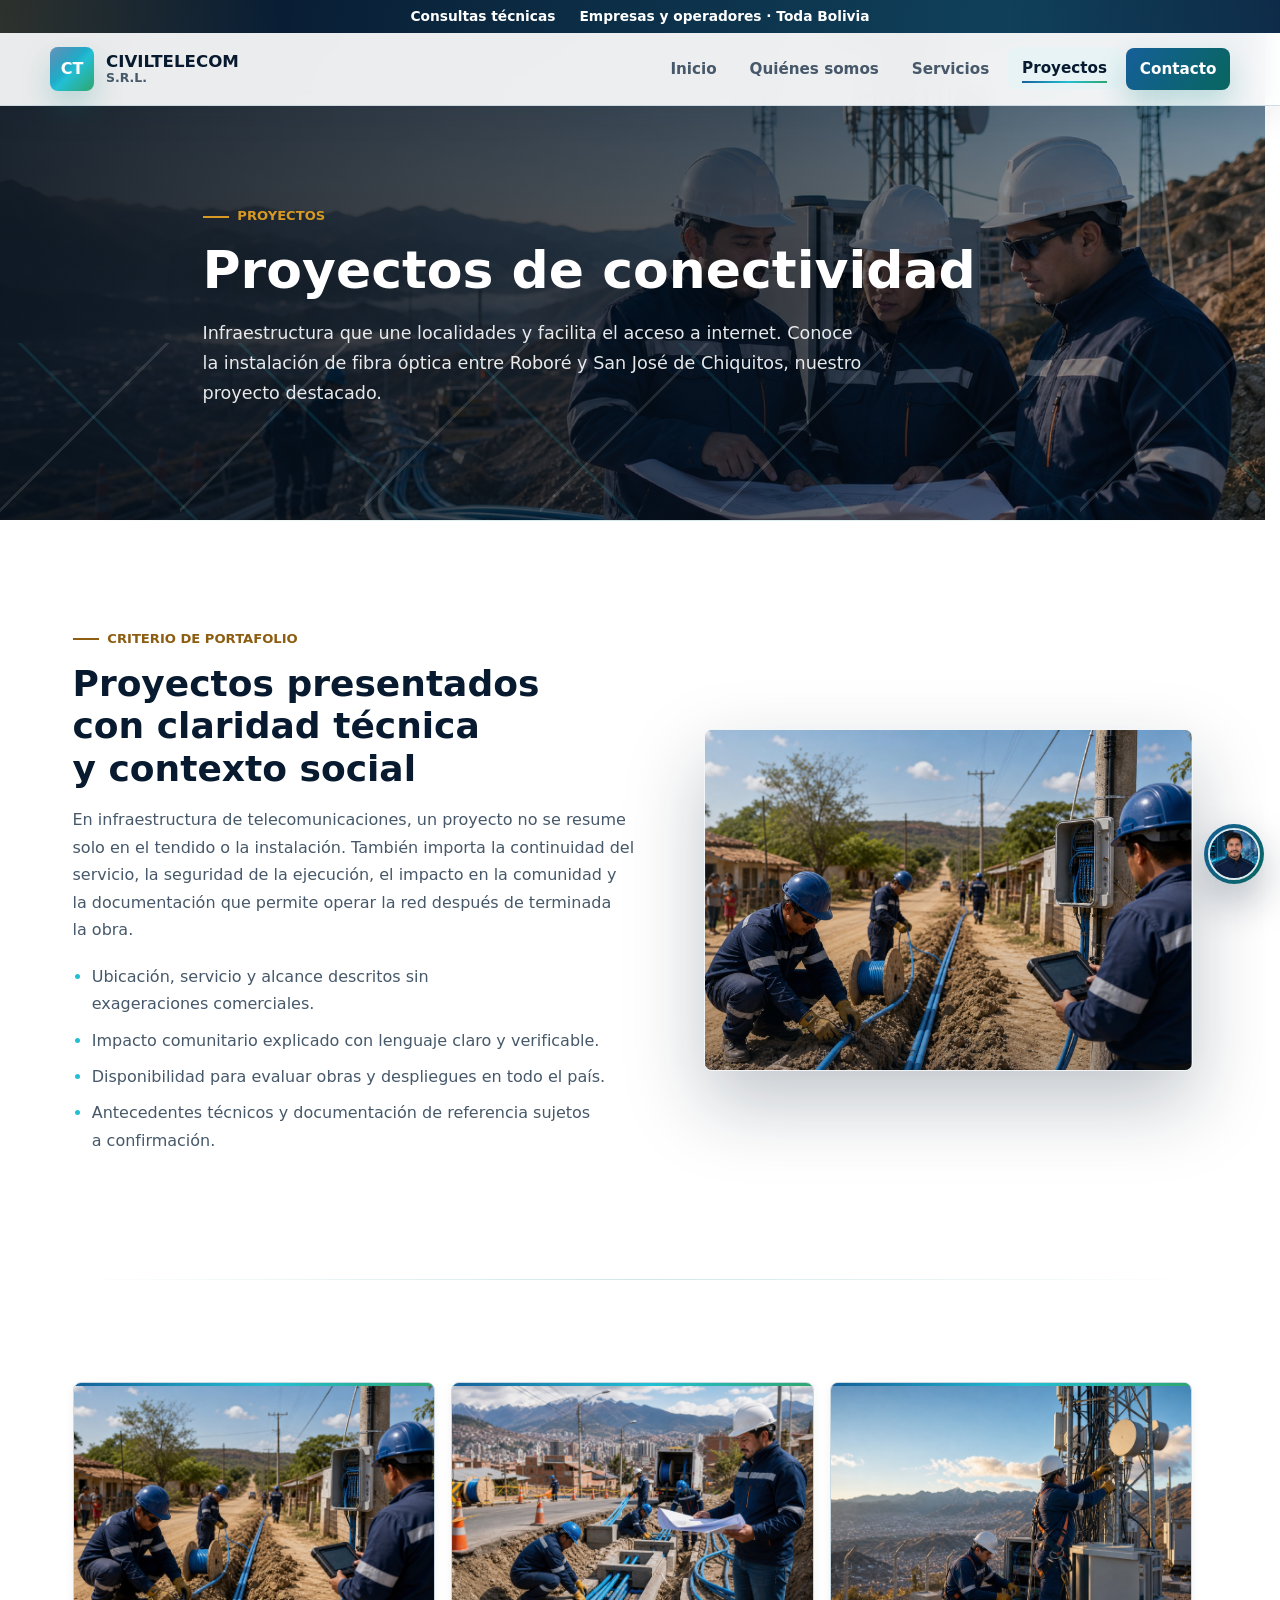
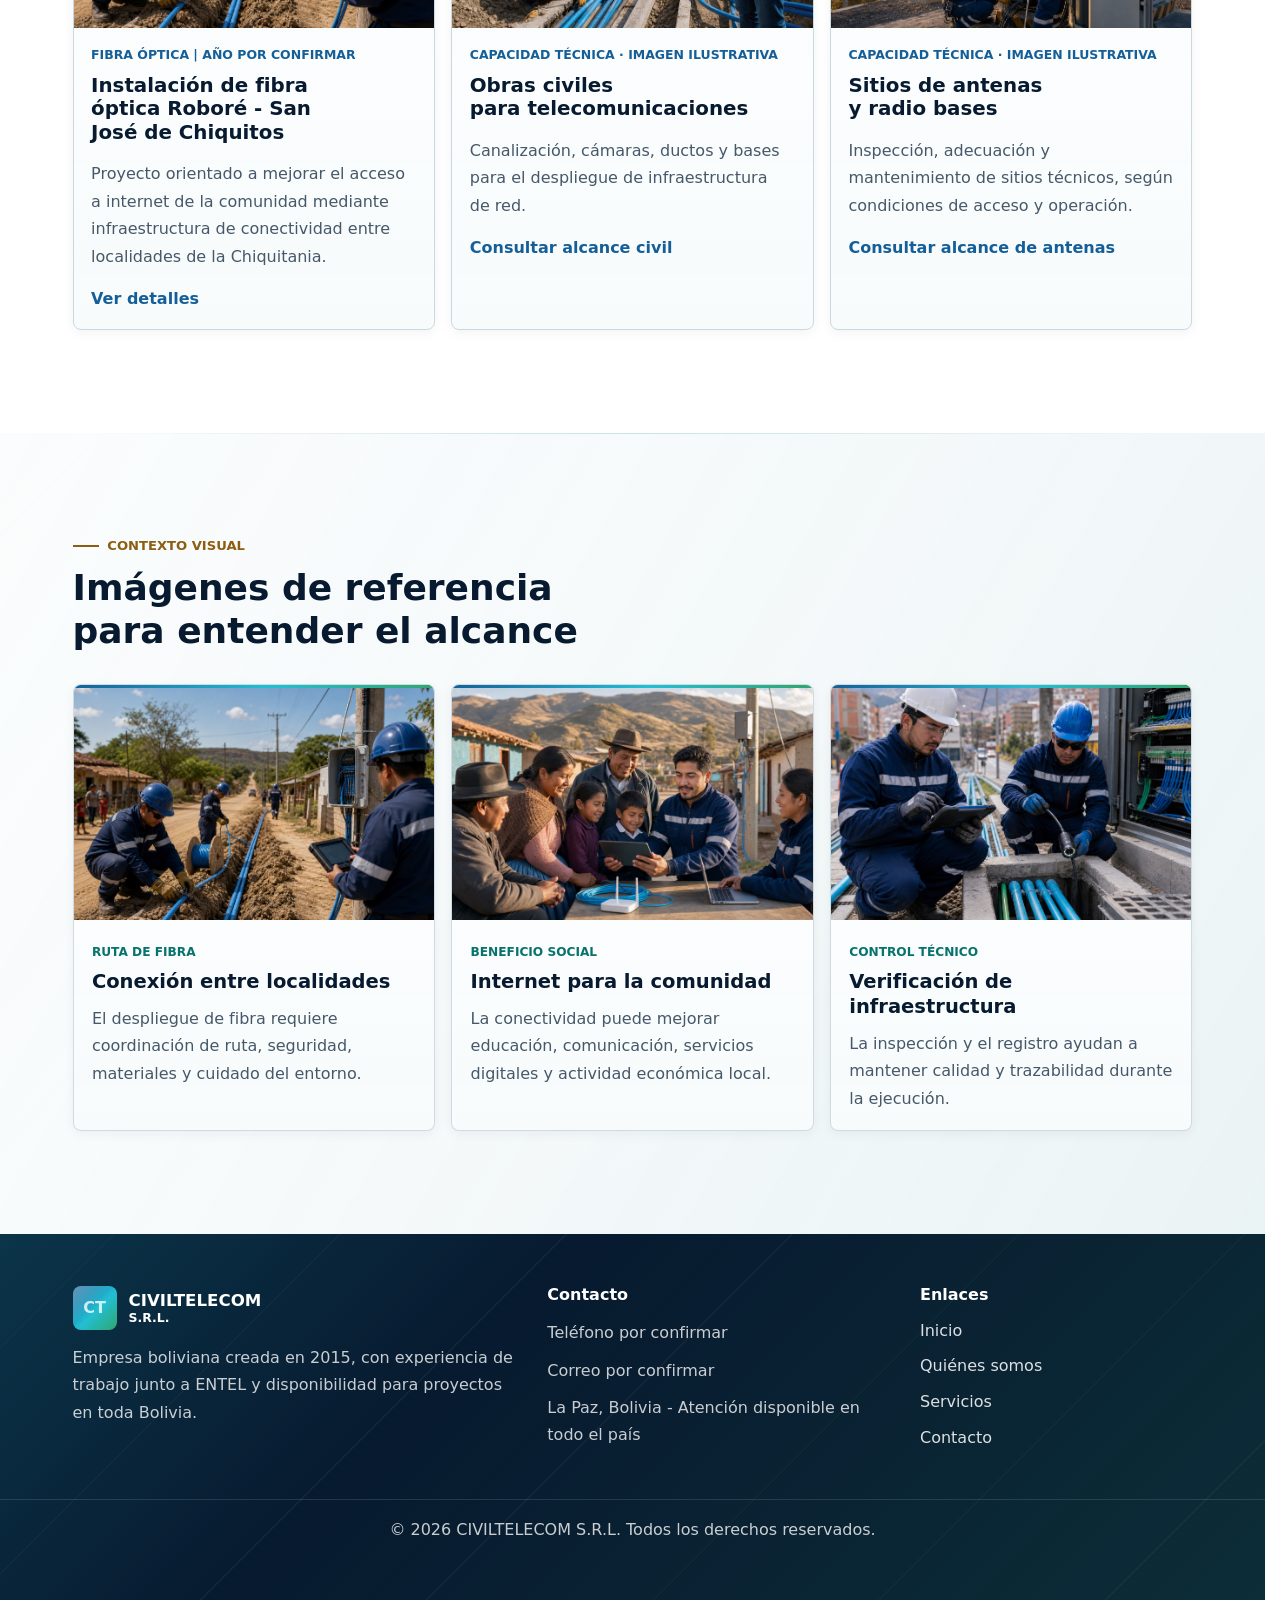
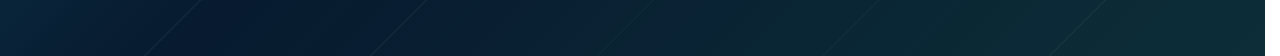
<file: proyectos.html>
<!DOCTYPE html>
<html lang="es">
<head>
  <meta charset="UTF-8">
  <meta name="viewport" content="width=device-width, initial-scale=1.0">
  <meta name="description" content="Portafolio de proyectos de CIVILTELECOM S.R.L. en fibra óptica, obras civiles y telecomunicaciones.">
  <title>Proyectos | CIVILTELECOM S.R.L.</title>
  <link rel="icon" href="assets/favicon.svg" type="image/svg+xml">
  <link rel="stylesheet" href="assets/css/styles.css?v=revision1">
</head>
<body>
  <a class="skip-link" href="#contenido">Saltar al contenido</a>
  <header class="site-header" data-site-header>
    <div class="topbar" aria-label="Datos de contacto"><a href="contacto.html">Consultas técnicas</a><span><span class="topbar-audience">Empresas y operadores · </span>Toda Bolivia</span></div>
    <nav class="navbar" aria-label="Navegación principal">
      <a class="brand" href="index.html" aria-label="CIVILTELECOM inicio"><span class="brand-mark" aria-hidden="true">CT</span><span><strong>CIVILTELECOM</strong><small>S.R.L.</small></span></a>
      <button class="nav-toggle" type="button" aria-expanded="false" aria-controls="main-menu" data-nav-toggle><span class="sr-only">Abrir menú</span><span aria-hidden="true"></span></button>
      <ul class="nav-menu" id="main-menu" data-nav-menu><li><a href="index.html">Inicio</a></li><li><a href="quienes-somos.html">Quiénes somos</a></li><li><a href="servicios.html">Servicios</a></li><li><a href="proyectos.html">Proyectos</a></li><li><a class="nav-cta" href="contacto.html">Contacto</a></li></ul>
    </nav>
  </header>

  <main id="contenido">
    <section class="page-hero">
      <div class="container narrow">
        <p class="eyebrow">Proyectos</p>
        <h1>Proyectos de conectividad</h1>
        <p>Infraestructura que une localidades y facilita el acceso a internet. Conoce la instalación de fibra óptica entre Roboré y San José de Chiquitos, nuestro proyecto destacado.</p>
      </div>
    </section>

    <section class="section">
      <div class="container split-layout">
        <div>
          <p class="section-kicker">Criterio de portafolio</p>
          <h2>Proyectos presentados con claridad técnica y contexto social</h2>
          <p>En infraestructura de telecomunicaciones, un proyecto no se resume solo en el tendido o la instalación. También importa la continuidad del servicio, la seguridad de la ejecución, el impacto en la comunidad y la documentación que permite operar la red después de terminada la obra.</p>
          <ul class="professional-list">
            <li>Ubicación, servicio y alcance descritos sin exageraciones comerciales.</li>
            <li>Impacto comunitario explicado con lenguaje claro y verificable.</li>
            <li>Disponibilidad para evaluar obras y despliegues en todo el país.</li>
            <li>Antecedentes técnicos y documentación de referencia sujetos a confirmación.</li>
          </ul>
        </div>
        <div class="media-frame">
          <!-- DALL-E/IA: generar JPG 1920x1080 para portafolio profesional de fibra óptica rural y comunidad conectada. -->
          <img loading="lazy" decoding="async" src="assets/images/proyecto-robore-san-jose-v2.jpg" alt="Proyecto de fibra óptica rural con impacto comunitario">
        </div>
      </div>
    </section>

    <section class="section">
      <div class="container">
        <div class="portfolio-grid">
          <article class="project-card">
            <button class="project-trigger" type="button" data-modal-target="modal-robore">
              <!-- DALL-E/IA: generar JPG 1920x1080 para proyecto real Roboré - San José de Chiquitos. -->
              <img loading="lazy" decoding="async" src="assets/images/proyecto-robore-san-jose-v2.jpg" alt="Ruta de instalación de fibra óptica entre Roboré y San José de Chiquitos">
              <span class="project-meta">Fibra óptica | Año por confirmar</span>
              <h2>Instalación de fibra óptica Roboré - San José de Chiquitos</h2>
              <p>Proyecto orientado a mejorar el acceso a internet de la comunidad mediante infraestructura de conectividad entre localidades de la Chiquitania.</p>
              <span class="text-link">Ver detalles</span>
            </button>
          </article>

          <article class="project-card project-card-empty project-card-visual" aria-label="Capacidad de obras civiles telecom">
            <!-- DALL-E/IA: generar JPG 1920x1080 de obra civil telecom con ductos, cámaras y técnicos en Bolivia. -->
            <img loading="lazy" decoding="async" src="assets/images/obras-civiles-v2.jpg" alt="Obras civiles para infraestructura de telecomunicaciones">
            <div>
              <span class="project-meta">Capacidad técnica · Imagen ilustrativa</span>
              <h2>Obras civiles para telecomunicaciones</h2>
              <p>Canalización, cámaras, ductos y bases para el despliegue de infraestructura de red.</p>
              <a class="text-link" href="contacto.html?servicio=civil#consulta">Consultar alcance civil</a>
            </div>
          </article>

          <article class="project-card project-card-empty project-card-visual" aria-label="Capacidad de antenas y radio bases">
            <!-- DALL-E/IA: generar JPG 1920x1080 de sitio de antenas y radio base con equipo técnico. -->
            <img loading="lazy" decoding="async" src="assets/images/antenas-telecom-v2.jpg" alt="Sitio de antenas y radio bases para telecomunicaciones">
            <div>
              <span class="project-meta">Capacidad técnica · Imagen ilustrativa</span>
              <h2>Sitios de antenas y radio bases</h2>
              <p>Inspección, adecuación y mantenimiento de sitios técnicos, según condiciones de acceso y operación.</p>
              <a class="text-link" href="contacto.html?servicio=antenas#consulta">Consultar alcance de antenas</a>
            </div>
          </article>
        </div>
      </div>
    </section>

    <section class="section soft-band">
      <div class="container">
        <div class="section-heading">
          <p class="section-kicker">Contexto visual</p>
          <h2>Imágenes de referencia para entender el alcance</h2>
        </div>
        <div class="image-gallery">
          <article class="image-card">
            <img loading="lazy" decoding="async" src="assets/images/proyecto-robore-san-jose-v2.jpg" alt="Ruta rural de fibra óptica en Bolivia">
            <div>
              <span>Ruta de fibra</span>
              <h3>Conexión entre localidades</h3>
              <p>El despliegue de fibra requiere coordinación de ruta, seguridad, materiales y cuidado del entorno.</p>
            </div>
          </article>
          <article class="image-card">
            <img loading="lazy" decoding="async" src="assets/images/comunidad-conectada-v2.jpg" alt="Comunidad beneficiada por conectividad a internet">
            <div>
              <span>Beneficio social</span>
              <h3>Internet para la comunidad</h3>
              <p>La conectividad puede mejorar educación, comunicación, servicios digitales y actividad económica local.</p>
            </div>
          </article>
          <article class="image-card">
            <img loading="lazy" decoding="async" src="assets/images/inspeccion-red-v2.jpg" alt="Inspección técnica de red de fibra óptica">
            <div>
              <span>Control técnico</span>
              <h3>Verificación de infraestructura</h3>
              <p>La inspección y el registro ayudan a mantener calidad y trazabilidad durante la ejecución.</p>
            </div>
          </article>
        </div>
      </div>
    </section>

    <div class="modal" id="modal-robore" role="dialog" aria-modal="true" aria-labelledby="modal-robore-title" hidden>
      <div class="modal-backdrop" data-modal-close></div>
      <article class="modal-dialog">
        <div class="modal-toolbar"><strong>Proyecto de fibra óptica</strong><button class="modal-close" type="button" aria-label="Cerrar detalle de proyecto" data-modal-close>&times;</button></div>
        <img loading="lazy" decoding="async" src="assets/images/proyecto-robore-san-jose-v2.jpg" alt="Técnicos desplegando fibra óptica en una ruta rural de Bolivia">
        <div class="modal-body">
          <p class="section-kicker">Proyecto real</p>
          <h2 id="modal-robore-title">Instalación de fibra óptica Roboré - San José de Chiquitos</h2>
          <dl class="project-details">
            <div><dt>Ubicación</dt><dd>Roboré a San José de Chiquitos, Bolivia</dd></div>
            <div><dt>Año</dt><dd>Por confirmar</dd></div>
            <div><dt>Servicio</dt><dd>Instalación de fibra óptica</dd></div>
            <div><dt>Impacto</dt><dd>Ayuda a la comunidad a contar con acceso a internet.</dd></div>
          </dl>
          <p>El proyecto se comunica como un caso de conectividad comunitaria: una instalación de fibra óptica entre Roboré y San José de Chiquitos que apoya el acceso a internet y fortalece la infraestructura disponible para la zona.</p>
          <p>La instalación de fibra óptica ayudó a la comunidad a acceder a internet. La longitud del tendido, las fechas y la documentación técnica están pendientes de confirmación. Las imágenes son ilustrativas, generadas con IA.</p>
          <ul class="professional-list">
            <li>Tipo de trabajo: instalación de fibra óptica en ruta interurbana/rural.</li>
            <li>Valor para la comunidad: mayor posibilidad de acceso a internet y servicios digitales.</li>
            <li>Documentación técnica detallada: por confirmar.</li>
          </ul>
          <a class="btn btn-primary" href="contacto.html">Consultar por un proyecto similar</a>
        </div>
      </article>
    </div>
  </main>

  <footer class="site-footer">
    <div class="container footer-grid">
      <div><a class="brand footer-brand" href="index.html"><span class="brand-mark" aria-hidden="true">CT</span><span><strong>CIVILTELECOM</strong><small>S.R.L.</small></span></a><p>Empresa boliviana creada en 2015, con experiencia de trabajo junto a ENTEL y disponibilidad para proyectos en toda Bolivia.</p></div>
      <address><strong>Contacto</strong><span class="contact-pending">Teléfono por confirmar</span><span class="contact-pending">Correo por confirmar</span><span>La Paz, Bolivia - Atención disponible en todo el país</span></address>
      <div><strong>Enlaces</strong><a href="index.html">Inicio</a><a href="quienes-somos.html">Quiénes somos</a><a href="servicios.html">Servicios</a><a href="contacto.html">Contacto</a></div>
    </div>
    <p class="copyright">&copy; 2026 CIVILTELECOM S.R.L. Todos los derechos reservados.</p>
  </footer>

  <a class="floating-contact" href="contacto.html" aria-label="Ir a contacto">Contacto</a>
  <section class="chatbot" aria-label="Chatbot Mateo IA de demostración" data-chatbot>
    <button class="chatbot-toggle" type="button" aria-expanded="false" aria-controls="chatbot-panel" data-chatbot-toggle><span aria-hidden="true">?</span><span class="sr-only">Abrir chat de ayuda</span></button>
    <div class="chatbot-panel" id="chatbot-panel" hidden>
      <div class="chatbot-header"><strong>Mateo IA</strong><button type="button" aria-label="Cerrar chat" data-chatbot-close>&times;</button></div>
      <div class="chatbot-messages" data-chatbot-messages aria-live="polite"></div>
      <form class="chatbot-form" data-chatbot-form><label class="sr-only" for="chatbot-input">Escribe tu pregunta</label><input id="chatbot-input" name="message" type="text" placeholder="Pregunta por servicios u horarios" autocomplete="off"><button type="submit">Enviar</button></form>
    </div>
  </section>
  <script src="assets/js/main.js?v=revision1"></script>
</body>
</html>
</file>
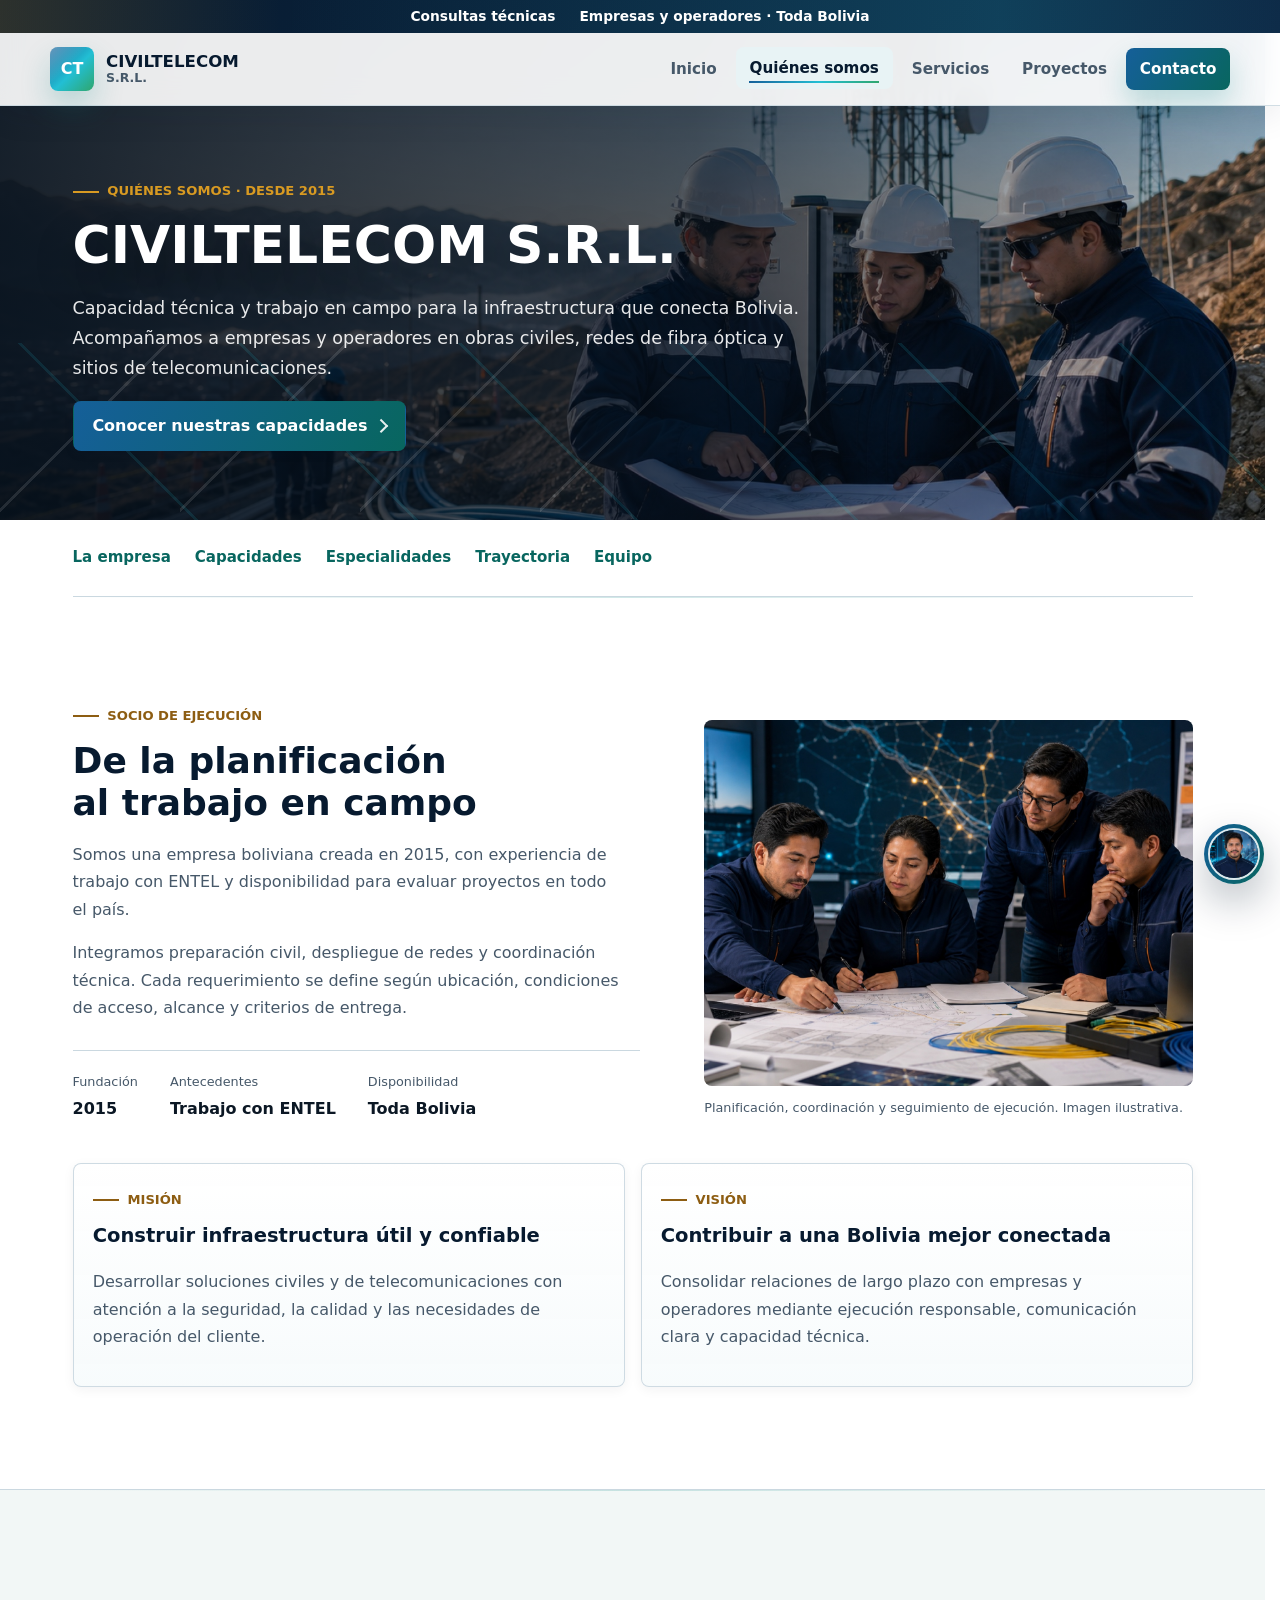
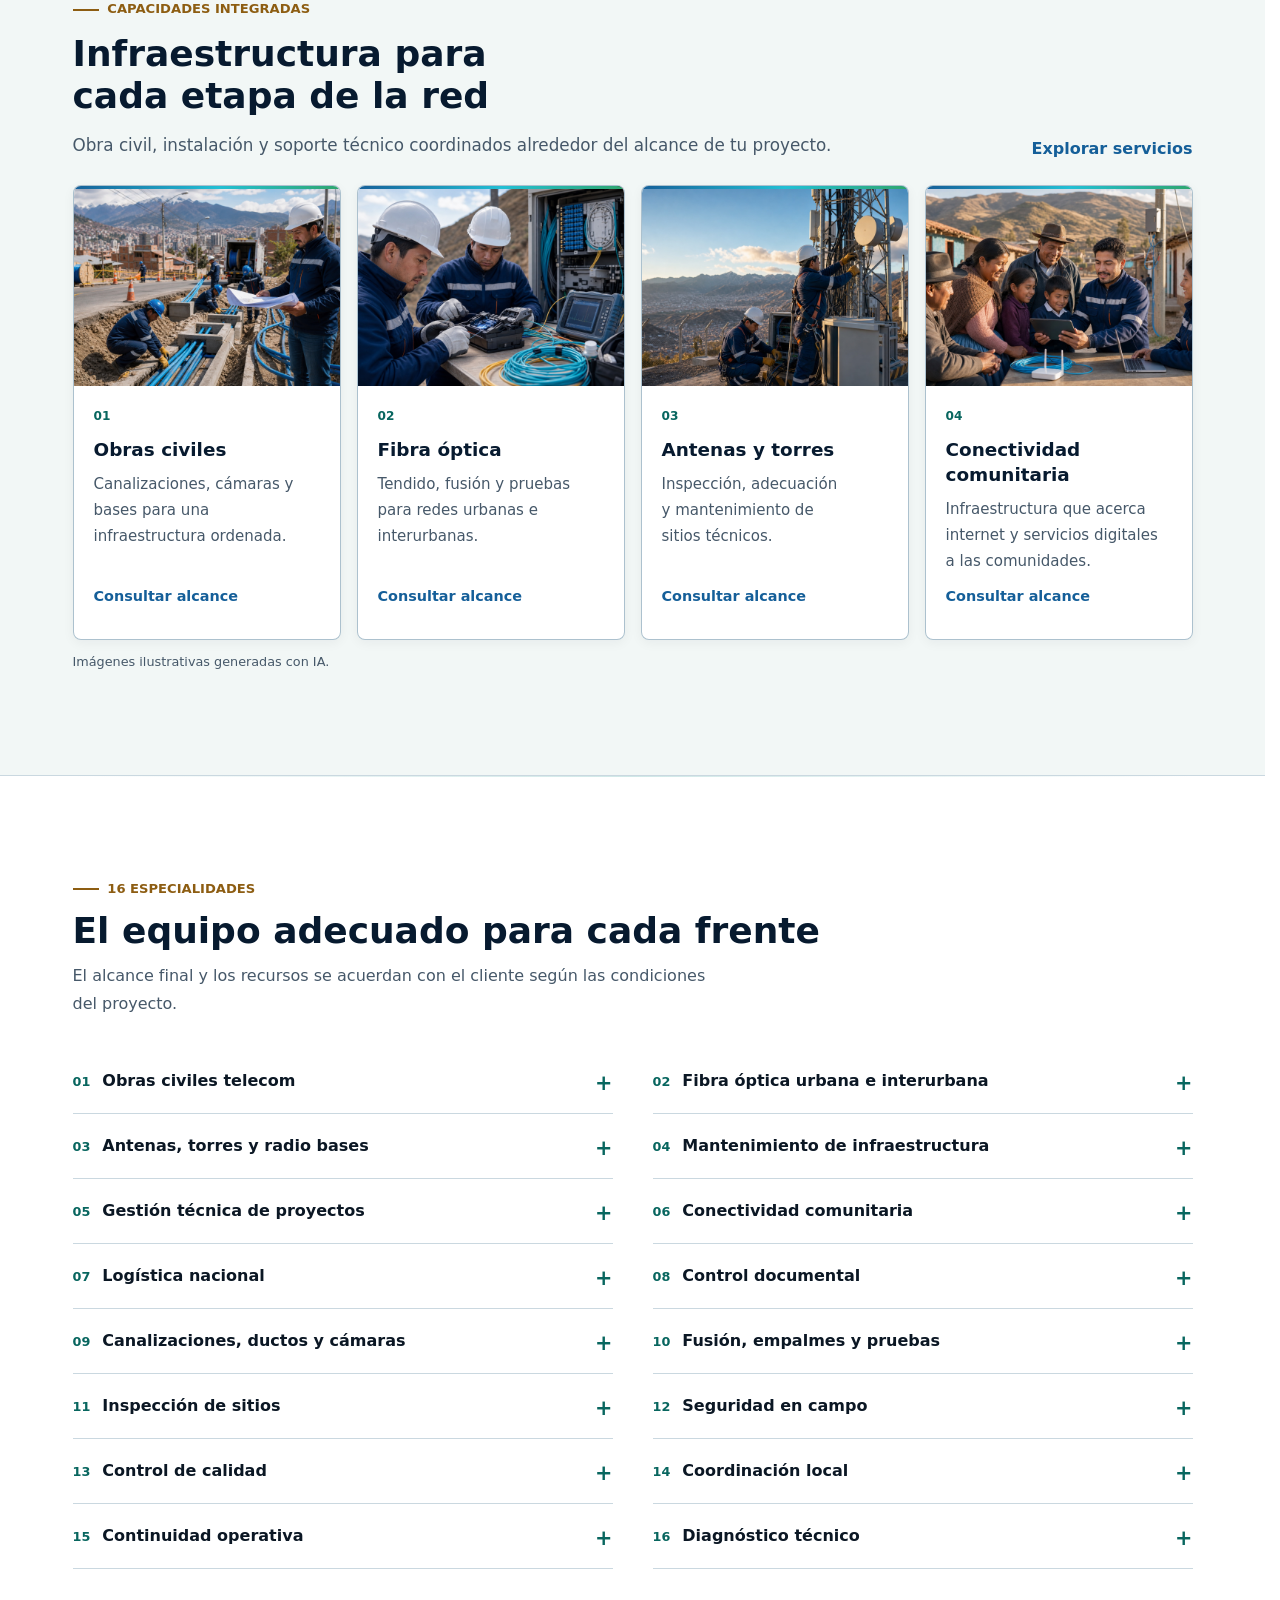
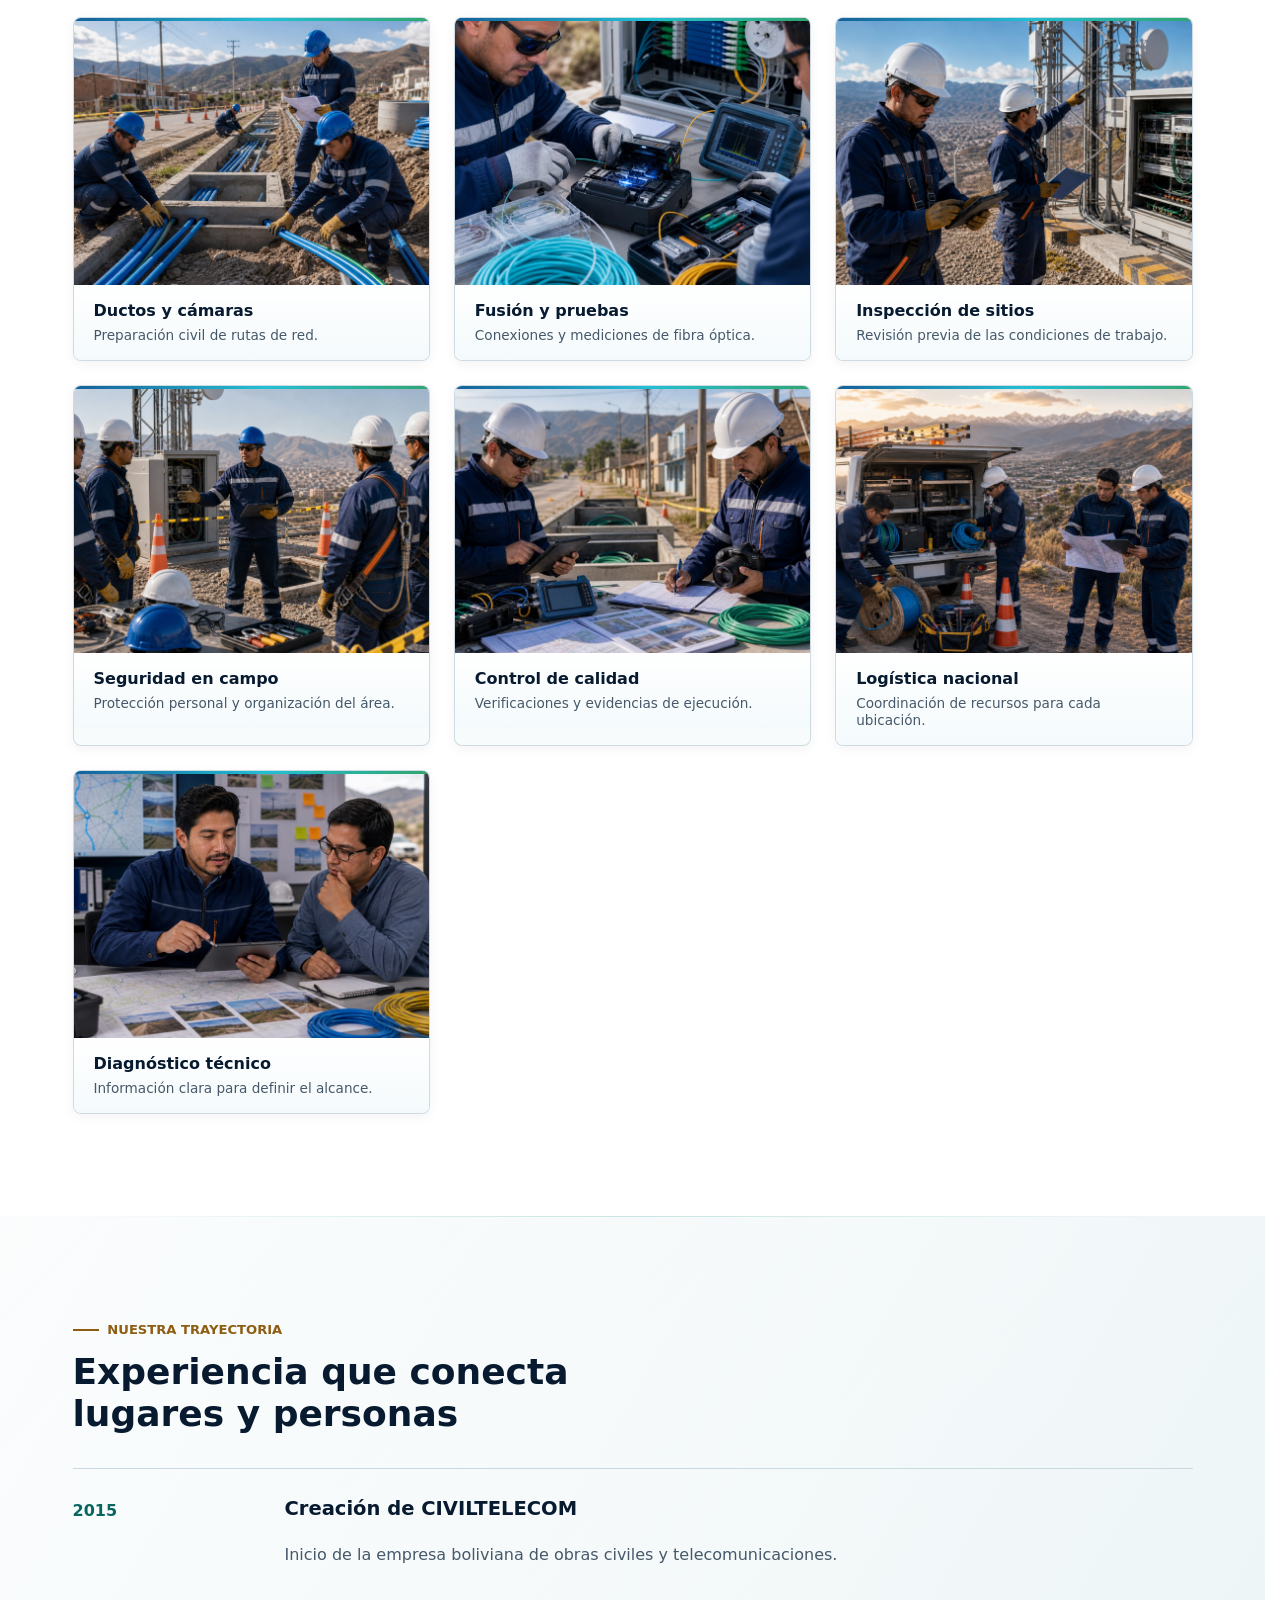
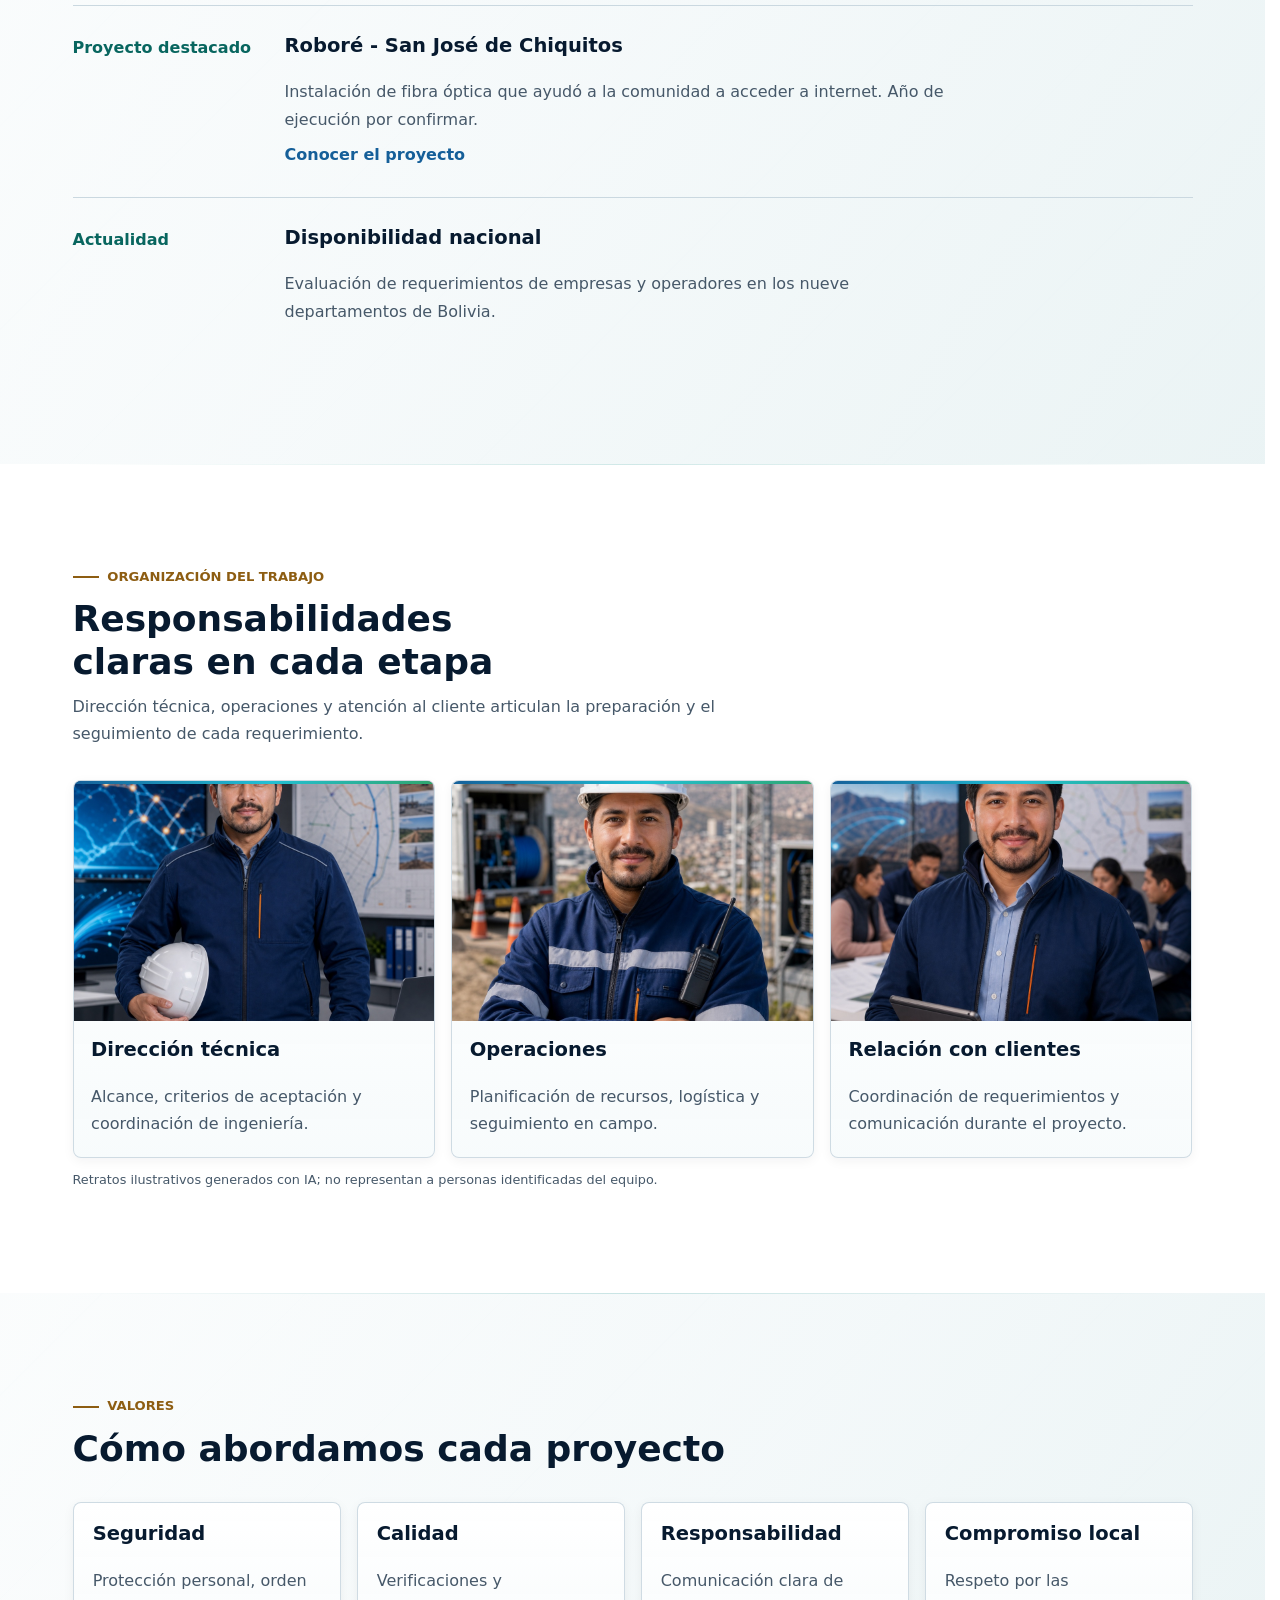
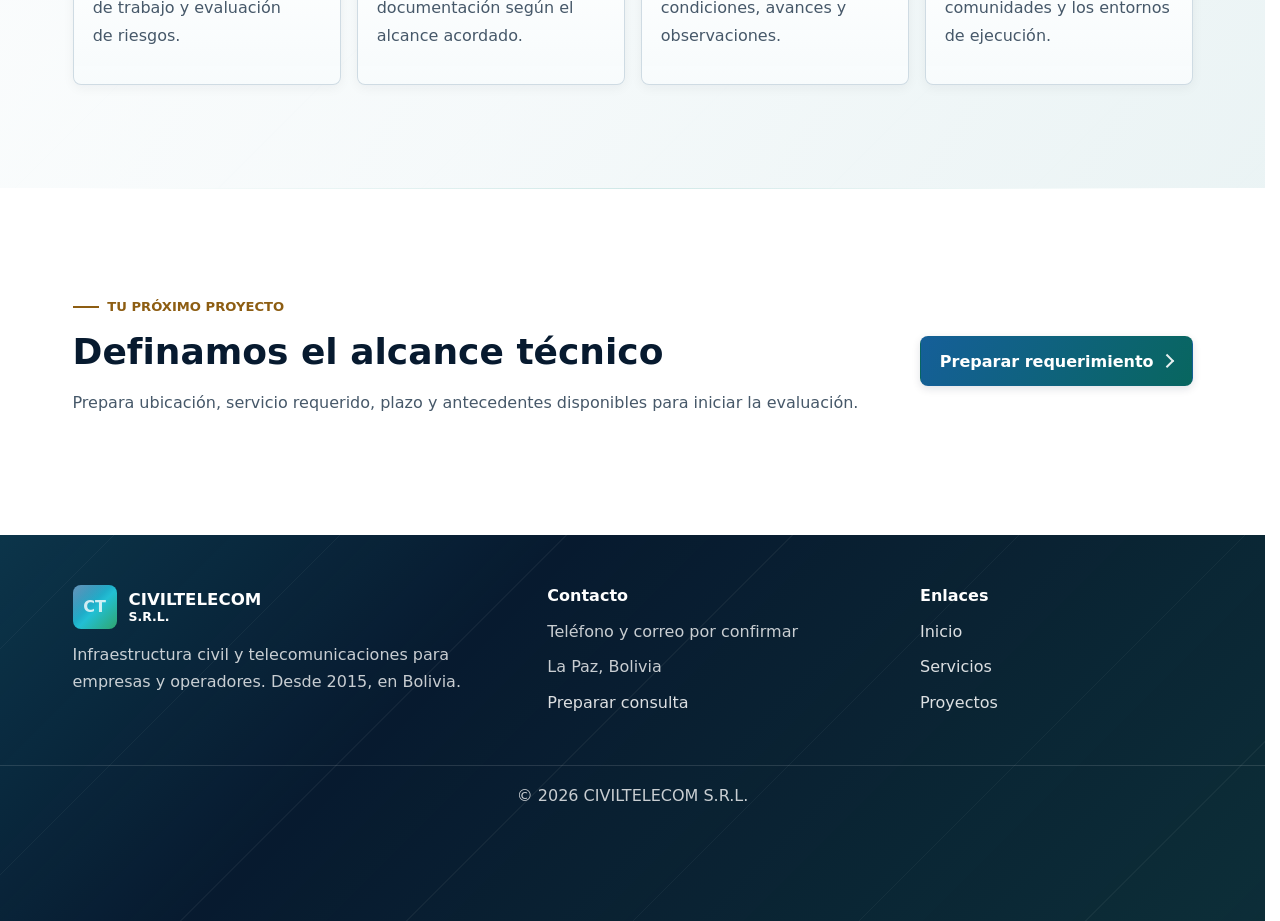
<file: quienes-somos.html>
<!DOCTYPE html>
<html lang="es">
<head>
  <meta charset="UTF-8">
  <meta name="viewport" content="width=device-width, initial-scale=1.0">
  <meta name="description" content="CIVILTELECOM S.R.L., empresa boliviana creada en 2015. Obras civiles, fibra óptica y antenas para empresas y operadores en toda Bolivia.">
  <title>Quiénes somos | CIVILTELECOM S.R.L.</title>
  <link rel="icon" href="assets/favicon.svg" type="image/svg+xml">
  <link rel="stylesheet" href="assets/css/styles.css?v=revision1">
</head>
<body>
  <a class="skip-link" href="#contenido">Saltar al contenido</a>
  <header class="site-header" data-site-header>
    <div class="topbar" aria-label="Datos de contacto"><a href="contacto.html">Consultas técnicas</a><span><span class="topbar-audience">Empresas y operadores · </span>Toda Bolivia</span></div>
    <nav class="navbar" aria-label="Navegación principal">
      <a class="brand" href="index.html" aria-label="CIVILTELECOM inicio"><span class="brand-mark" aria-hidden="true">CT</span><span><strong>CIVILTELECOM</strong><small>S.R.L.</small></span></a>
      <button class="nav-toggle" type="button" aria-expanded="false" aria-controls="main-menu" data-nav-toggle><span class="sr-only">Abrir menú</span><span aria-hidden="true"></span></button>
      <ul class="nav-menu" id="main-menu" data-nav-menu><li><a href="index.html">Inicio</a></li><li><a href="quienes-somos.html">Quiénes somos</a></li><li><a href="servicios.html">Servicios</a></li><li><a href="proyectos.html">Proyectos</a></li><li><a class="nav-cta" href="contacto.html">Contacto</a></li></ul>
    </nav>
  </header>
  <main id="contenido">
    <section class="page-hero about-hero">
      <div class="container">
        <p class="eyebrow">Quiénes somos · Desde 2015</p>
        <h1>CIVILTELECOM S.R.L.</h1>
        <p>Capacidad técnica y trabajo en campo para la infraestructura que conecta Bolivia. Acompañamos a empresas y operadores en obras civiles, redes de fibra óptica y sitios de telecomunicaciones.</p>
        <a class="btn btn-primary" href="#especialidades">Conocer nuestras capacidades</a>
      </div>
    </section>
    <nav class="section-nav container" aria-label="Secciones de quiénes somos">
      <a href="#empresa">La empresa</a><a href="#capacidades">Capacidades</a><a href="#especialidades">Especialidades</a><a href="#trayectoria">Trayectoria</a><a href="#equipo">Equipo</a>
    </nav>
    <section class="section" id="empresa" aria-labelledby="empresa-title">
      <div class="container split-layout">
        <div>
          <p class="section-kicker">Socio de ejecución</p>
          <h2 id="empresa-title">De la planificación al trabajo en campo</h2>
          <p>Somos una empresa boliviana creada en 2015, con experiencia de trabajo con ENTEL y disponibilidad para evaluar proyectos en todo el país.</p>
          <p>Integramos preparación civil, despliegue de redes y coordinación técnica. Cada requerimiento se define según ubicación, condiciones de acceso, alcance y criterios de entrega.</p>
          <dl class="company-facts"><div><dt>Fundación</dt><dd>2015</dd></div><div><dt>Antecedentes</dt><dd>Trabajo con ENTEL</dd></div><div><dt>Disponibilidad</dt><dd>Toda Bolivia</dd></div></dl>
        </div>
        <figure class="about-photo">
          <!-- DALL-E/IA: imagen ilustrativa de planificación técnica, no fotografía de un proyecto certificado. -->
          <img src="assets/images/planificacion-tecnica-v2.jpg" alt="Ilustración de ingenieros revisando planos de telecomunicaciones" width="1920" height="1080" loading="lazy" decoding="async">
          <figcaption>Planificación, coordinación y seguimiento de ejecución. Imagen ilustrativa.</figcaption>
        </figure>
      </div>
      <div class="container mission-grid">
        <article><p class="section-kicker">Misión</p><h3>Construir infraestructura útil y confiable</h3><p>Desarrollar soluciones civiles y de telecomunicaciones con atención a la seguridad, la calidad y las necesidades de operación del cliente.</p></article>
        <article><p class="section-kicker">Visión</p><h3>Contribuir a una Bolivia mejor conectada</h3><p>Consolidar relaciones de largo plazo con empresas y operadores mediante ejecución responsable, comunicación clara y capacidad técnica.</p></article>
      </div>
    </section>
    <section class="section branch-media-section" id="capacidades" aria-labelledby="capacidad-title">
      <div class="container">
        <div class="branch-media-header">
          <div><p class="section-kicker">Capacidades integradas</p><h2 id="capacidad-title">Infraestructura para cada etapa de la red</h2><p>Obra civil, instalación y soporte técnico coordinados alrededor del alcance de tu proyecto.</p></div>
          <a class="text-link" href="servicios.html">Explorar servicios</a>
        </div>
        <div class="capability-showcase-grid">
          <article class="image-card capability-card">
            <!-- DALL-E/IA: escena ilustrativa de obras civiles en Bolivia. -->
            <img src="assets/images/obras-civiles-v2.jpg" alt="Obras civiles, imagen ilustrativa" width="1920" height="1080" loading="lazy" decoding="async">
            <div class="capability-copy"><span class="capability-number">01</span><h3>Obras civiles</h3><p>Canalizaciones, cámaras y bases para una infraestructura ordenada.</p><a class="text-link" href="contacto.html?servicio=civil#consulta" aria-label="Consultar sobre obras civiles">Consultar alcance</a></div>
          </article>
          <article class="image-card capability-card">
            <!-- DALL-E/IA: escena ilustrativa de fibra óptica en Bolivia. -->
            <img src="assets/images/fibra-optica-v2.jpg" alt="Fibra óptica, imagen ilustrativa" width="1920" height="1080" loading="lazy" decoding="async">
            <div class="capability-copy"><span class="capability-number">02</span><h3>Fibra óptica</h3><p>Tendido, fusión y pruebas para redes urbanas e interurbanas.</p><a class="text-link" href="contacto.html?servicio=fibra#consulta" aria-label="Consultar sobre fibra óptica">Consultar alcance</a></div>
          </article>
          <article class="image-card capability-card">
            <!-- DALL-E/IA: escena ilustrativa de antenas y torres en Bolivia. -->
            <img src="assets/images/antenas-telecom-v2.jpg" alt="Antenas y torres, imagen ilustrativa" width="1920" height="1080" loading="lazy" decoding="async">
            <div class="capability-copy"><span class="capability-number">03</span><h3>Antenas y torres</h3><p>Inspección, adecuación y mantenimiento de sitios técnicos.</p><a class="text-link" href="contacto.html?servicio=antenas#consulta" aria-label="Consultar sobre antenas y torres">Consultar alcance</a></div>
          </article>
          <article class="image-card capability-card">
            <!-- DALL-E/IA: escena ilustrativa de conectividad comunitaria en Bolivia. -->
            <img src="assets/images/comunidad-conectada-v2.jpg" alt="Conectividad comunitaria, imagen ilustrativa" width="1920" height="1080" loading="lazy" decoding="async">
            <div class="capability-copy"><span class="capability-number">04</span><h3>Conectividad comunitaria</h3><p>Infraestructura que acerca internet y servicios digitales a las comunidades.</p><a class="text-link" href="contacto.html?servicio=fibra#consulta" aria-label="Consultar sobre conectividad comunitaria">Consultar alcance</a></div>
          </article>
        </div>
        <p class="media-note">Imágenes ilustrativas generadas con IA.</p>
      </div>
    </section>
    <section class="section" id="especialidades" aria-labelledby="especialidades-title">
      <div class="container">
        <div class="section-heading"><p class="section-kicker">16 especialidades</p><h2 id="especialidades-title">El equipo adecuado para cada frente</h2><p>El alcance final y los recursos se acuerdan con el cliente según las condiciones del proyecto.</p></div>
        <div class="expertise-grid">
          <details class="expertise-item"><summary><span aria-hidden="true">01</span>Obras civiles telecom</summary><p>Construcción de canalizaciones, cámaras, bases y adecuaciones para alojar infraestructura de red.</p></details>
          <details class="expertise-item"><summary><span aria-hidden="true">02</span>Fibra óptica urbana e interurbana</summary><p>Tendido y organización de enlaces para conectar ciudades, instalaciones y rutas.</p></details>
          <details class="expertise-item"><summary><span aria-hidden="true">03</span>Antenas, torres y radio bases</summary><p>Montaje, adecuación y soporte de sitios técnicos según el alcance acordado.</p></details>
          <details class="expertise-item"><summary><span aria-hidden="true">04</span>Mantenimiento de infraestructura</summary><p>Inspección preventiva y correctiva de ductos, empalmes y puntos críticos de red.</p></details>
          <details class="expertise-item"><summary><span aria-hidden="true">05</span>Gestión técnica de proyectos</summary><p>Planificación de frentes, supervisión, reportes de avance y coordinación del cierre.</p></details>
          <details class="expertise-item"><summary><span aria-hidden="true">06</span>Conectividad comunitaria</summary><p>Infraestructura que facilita el acceso a internet y a servicios digitales.</p></details>
          <details class="expertise-item"><summary><span aria-hidden="true">07</span>Logística nacional</summary><p>Planificación de accesos, cuadrillas, herramientas y materiales para cada ubicación.</p></details>
          <details class="expertise-item"><summary><span aria-hidden="true">08</span>Control documental</summary><p>Organización de evidencias, observaciones y documentación de entrega.</p></details>
          <details class="expertise-item"><summary><span aria-hidden="true">09</span>Canalizaciones, ductos y cámaras</summary><p>Preparación de rutas, cruces, protecciones y detalles civiles para el despliegue.</p></details>
          <details class="expertise-item"><summary><span aria-hidden="true">10</span>Fusión, empalmes y pruebas</summary><p>Organización de conexiones, comprobación de continuidad y mediciones de fibra.</p></details>
          <details class="expertise-item"><summary><span aria-hidden="true">11</span>Inspección de sitios</summary><p>Revisión de accesos, estructuras, soportes y condiciones previas de intervención.</p></details>
          <details class="expertise-item"><summary><span aria-hidden="true">12</span>Seguridad en campo</summary><p>Señalización, protección personal y coordinación de riesgos durante los trabajos.</p></details>
          <details class="expertise-item"><summary><span aria-hidden="true">13</span>Control de calidad</summary><p>Seguimiento de criterios de aceptación, observaciones y correcciones.</p></details>
          <details class="expertise-item"><summary><span aria-hidden="true">14</span>Coordinación local</summary><p>Comunicación con actores locales y coordinación de accesos y entorno.</p></details>
          <details class="expertise-item"><summary><span aria-hidden="true">15</span>Continuidad operativa</summary><p>Evaluación de puntos críticos y ventanas de trabajo según necesidades del operador.</p></details>
          <details class="expertise-item"><summary><span aria-hidden="true">16</span>Diagnóstico técnico</summary><p>Revisión de necesidades, información disponible y alcance preliminar del requerimiento.</p></details>
        </div>
        <div class="about-gallery" aria-label="Áreas de trabajo en imágenes">
          <figure class="image-card"><img src="assets/images/rama-canalizacion-ductos.jpg" alt="Ductos y cámaras, imagen ilustrativa" width="1920" height="1080" loading="lazy" decoding="async"><figcaption><strong>Ductos y cámaras</strong><small>Preparación civil de rutas de red.</small></figcaption></figure>
          <figure class="image-card"><img src="assets/images/rama-fusion-pruebas.jpg" alt="Fusión y pruebas, imagen ilustrativa" width="1920" height="1080" loading="lazy" decoding="async"><figcaption><strong>Fusión y pruebas</strong><small>Conexiones y mediciones de fibra óptica.</small></figcaption></figure>
          <figure class="image-card"><img src="assets/images/rama-inspeccion-sitios.jpg" alt="Inspección de sitios, imagen ilustrativa" width="1920" height="1080" loading="lazy" decoding="async"><figcaption><strong>Inspección de sitios</strong><small>Revisión previa de las condiciones de trabajo.</small></figcaption></figure>
          <figure class="image-card"><img src="assets/images/rama-seguridad-campo.jpg" alt="Seguridad en campo, imagen ilustrativa" width="1920" height="1080" loading="lazy" decoding="async"><figcaption><strong>Seguridad en campo</strong><small>Protección personal y organización del área.</small></figcaption></figure>
          <figure class="image-card"><img src="assets/images/rama-control-calidad.jpg" alt="Control de calidad, imagen ilustrativa" width="1920" height="1080" loading="lazy" decoding="async"><figcaption><strong>Control de calidad</strong><small>Verificaciones y evidencias de ejecución.</small></figcaption></figure>
          <figure class="image-card"><img src="assets/images/rama-logistica-bolivia.jpg" alt="Logística nacional, imagen ilustrativa" width="1920" height="1080" loading="lazy" decoding="async"><figcaption><strong>Logística nacional</strong><small>Coordinación de recursos para cada ubicación.</small></figcaption></figure>
          <figure class="image-card"><img src="assets/images/rama-diagnostico-tecnico.jpg" alt="Diagnóstico técnico, imagen ilustrativa" width="1920" height="1080" loading="lazy" decoding="async"><figcaption><strong>Diagnóstico técnico</strong><small>Información clara para definir el alcance.</small></figcaption></figure>
        </div>
      </div>
    </section>
    <section class="section soft-band" id="trayectoria" aria-labelledby="trayectoria-title">
      <div class="container">
        <div class="section-heading"><p class="section-kicker">Nuestra trayectoria</p><h2 id="trayectoria-title">Experiencia que conecta lugares y personas</h2></div>
        <ol class="company-timeline">
          <li><span>2015</span><div><h3>Creación de CIVILTELECOM</h3><p>Inicio de la empresa boliviana de obras civiles y telecomunicaciones.</p></div></li>
          <li><span>Proyecto destacado</span><div><h3>Roboré - San José de Chiquitos</h3><p>Instalación de fibra óptica que ayudó a la comunidad a acceder a internet. Año de ejecución por confirmar.</p><a class="text-link" href="proyectos.html">Conocer el proyecto</a></div></li>
          <li><span>Actualidad</span><div><h3>Disponibilidad nacional</h3><p>Evaluación de requerimientos de empresas y operadores en los nueve departamentos de Bolivia.</p></div></li>
        </ol>
      </div>
    </section>
    <section class="section" id="equipo" aria-labelledby="equipo-title">
      <div class="container">
        <div class="section-heading"><p class="section-kicker">Organización del trabajo</p><h2 id="equipo-title">Responsabilidades claras en cada etapa</h2><p>Dirección técnica, operaciones y atención al cliente articulan la preparación y el seguimiento de cada requerimiento.</p></div>
        <div class="team-grid">
          <article class="team-card"><img src="assets/images/equipo-direccion-tecnica.jpg" alt="Retrato ilustrativo de dirección técnica" width="1080" height="1080" loading="lazy"><h3>Dirección técnica</h3><p>Alcance, criterios de aceptación y coordinación de ingeniería.</p></article>
          <article class="team-card"><img src="assets/images/equipo-operaciones.jpg" alt="Retrato ilustrativo de operaciones" width="1080" height="1080" loading="lazy"><h3>Operaciones</h3><p>Planificación de recursos, logística y seguimiento en campo.</p></article>
          <article class="team-card"><img src="assets/images/equipo-relacion-clientes.jpg" alt="Retrato ilustrativo de relación con clientes" width="1080" height="1080" loading="lazy"><h3>Relación con clientes</h3><p>Coordinación de requerimientos y comunicación durante el proyecto.</p></article>
        </div>
        <p class="media-note">Retratos ilustrativos generados con IA; no representan a personas identificadas del equipo.</p>
      </div>
    </section>
    <section class="section soft-band">
      <div class="container">
        <div class="section-heading"><p class="section-kicker">Valores</p><h2>Cómo abordamos cada proyecto</h2></div>
        <div class="values-grid"><article><h3>Seguridad</h3><p>Protección personal, orden de trabajo y evaluación de riesgos.</p></article><article><h3>Calidad</h3><p>Verificaciones y documentación según el alcance acordado.</p></article><article><h3>Responsabilidad</h3><p>Comunicación clara de condiciones, avances y observaciones.</p></article><article><h3>Compromiso local</h3><p>Respeto por las comunidades y los entornos de ejecución.</p></article></div>
      </div>
    </section>
    <section class="section">
      <div class="container cta-band"><div><p class="section-kicker">Tu próximo proyecto</p><h2>Definamos el alcance técnico</h2><p>Prepara ubicación, servicio requerido, plazo y antecedentes disponibles para iniciar la evaluación.</p></div><a class="btn btn-primary" href="contacto.html#consulta">Preparar requerimiento</a></div>
    </section>
  </main>
  <footer class="site-footer"><div class="container footer-grid"><div><a class="brand footer-brand" href="index.html"><span class="brand-mark" aria-hidden="true">CT</span><span><strong>CIVILTELECOM</strong><small>S.R.L.</small></span></a><p>Infraestructura civil y telecomunicaciones para empresas y operadores. Desde 2015, en Bolivia.</p></div><address><strong>Contacto</strong><span>Teléfono y correo por confirmar</span><span>La Paz, Bolivia</span><a href="contacto.html">Preparar consulta</a></address><div><strong>Enlaces</strong><a href="index.html">Inicio</a><a href="servicios.html">Servicios</a><a href="proyectos.html">Proyectos</a></div></div><p class="copyright">&copy; 2026 CIVILTELECOM S.R.L.</p></footer>
  <section class="chatbot" aria-label="Asistente virtual Mateo" data-chatbot>
    <button class="chatbot-toggle" type="button" aria-expanded="false" aria-controls="chatbot-panel" data-chatbot-toggle><span class="sr-only">Abrir chat de ayuda</span></button>
    <div class="chatbot-panel" id="chatbot-panel" hidden>
      <div class="chatbot-header"><strong>Mateo IA</strong><button type="button" aria-label="Cerrar chat" data-chatbot-close>&times;</button></div>
      <div class="chatbot-messages" data-chatbot-messages aria-live="polite"></div>
      <form class="chatbot-form" data-chatbot-form><label class="sr-only" for="chatbot-input">Escribe tu pregunta</label><input id="chatbot-input" name="message" type="text" placeholder="Escribe tu consulta…" autocomplete="off"><button type="submit">Enviar</button></form>
    </div>
  </section>
  <script src="assets/js/main.js?v=revision1"></script>
</body>
</html>
</file>
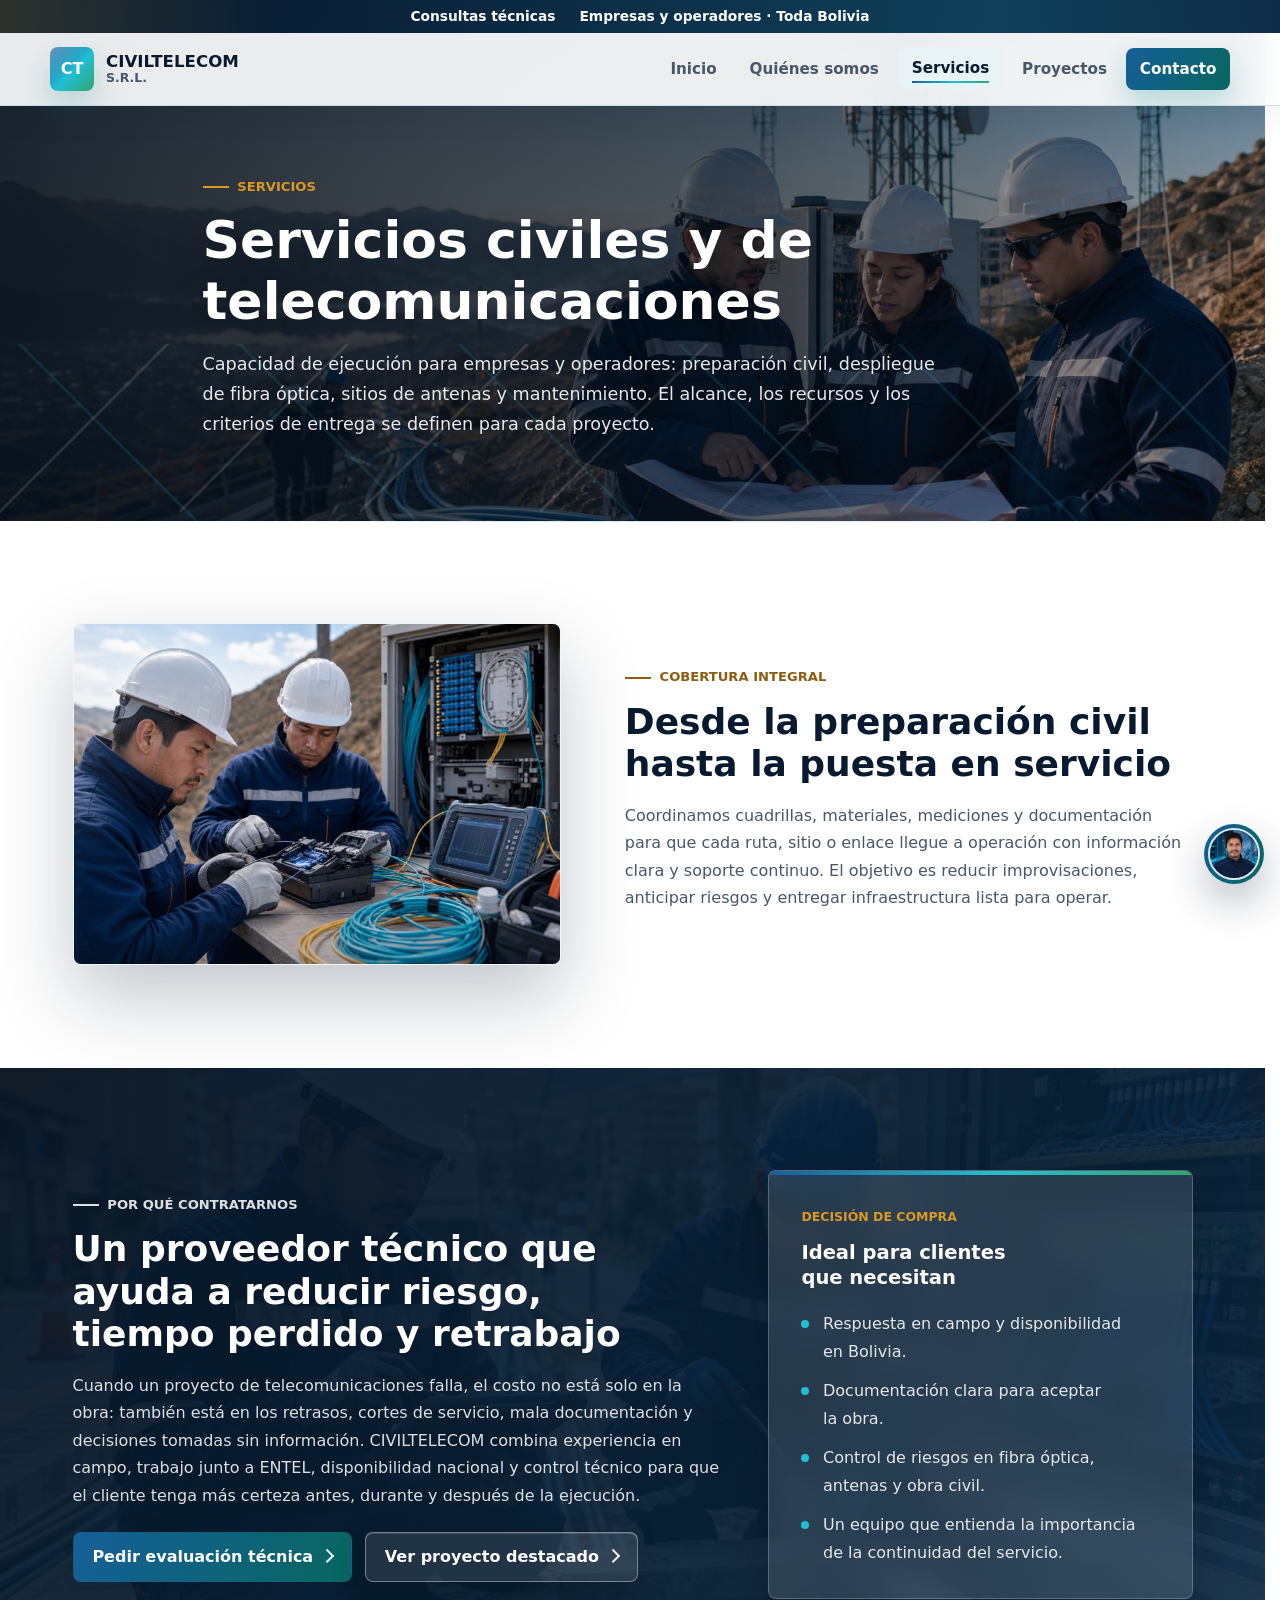
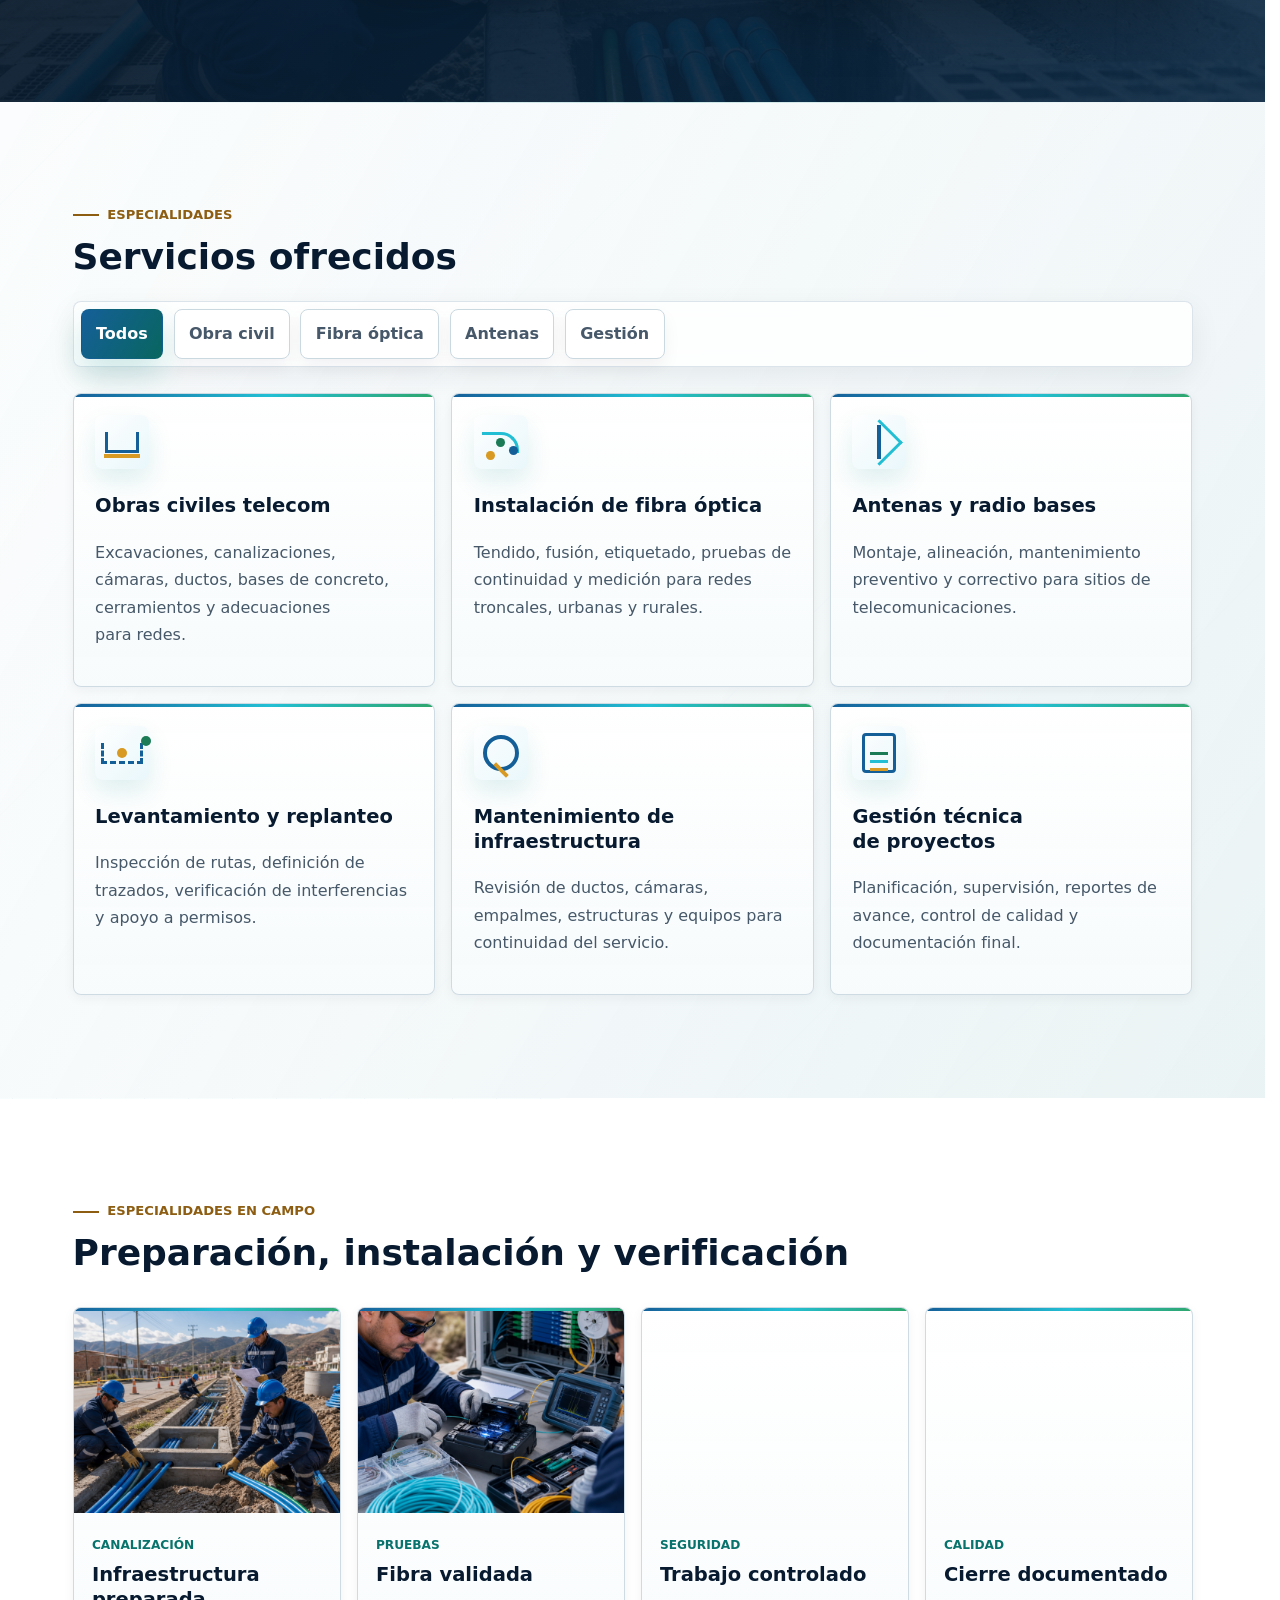
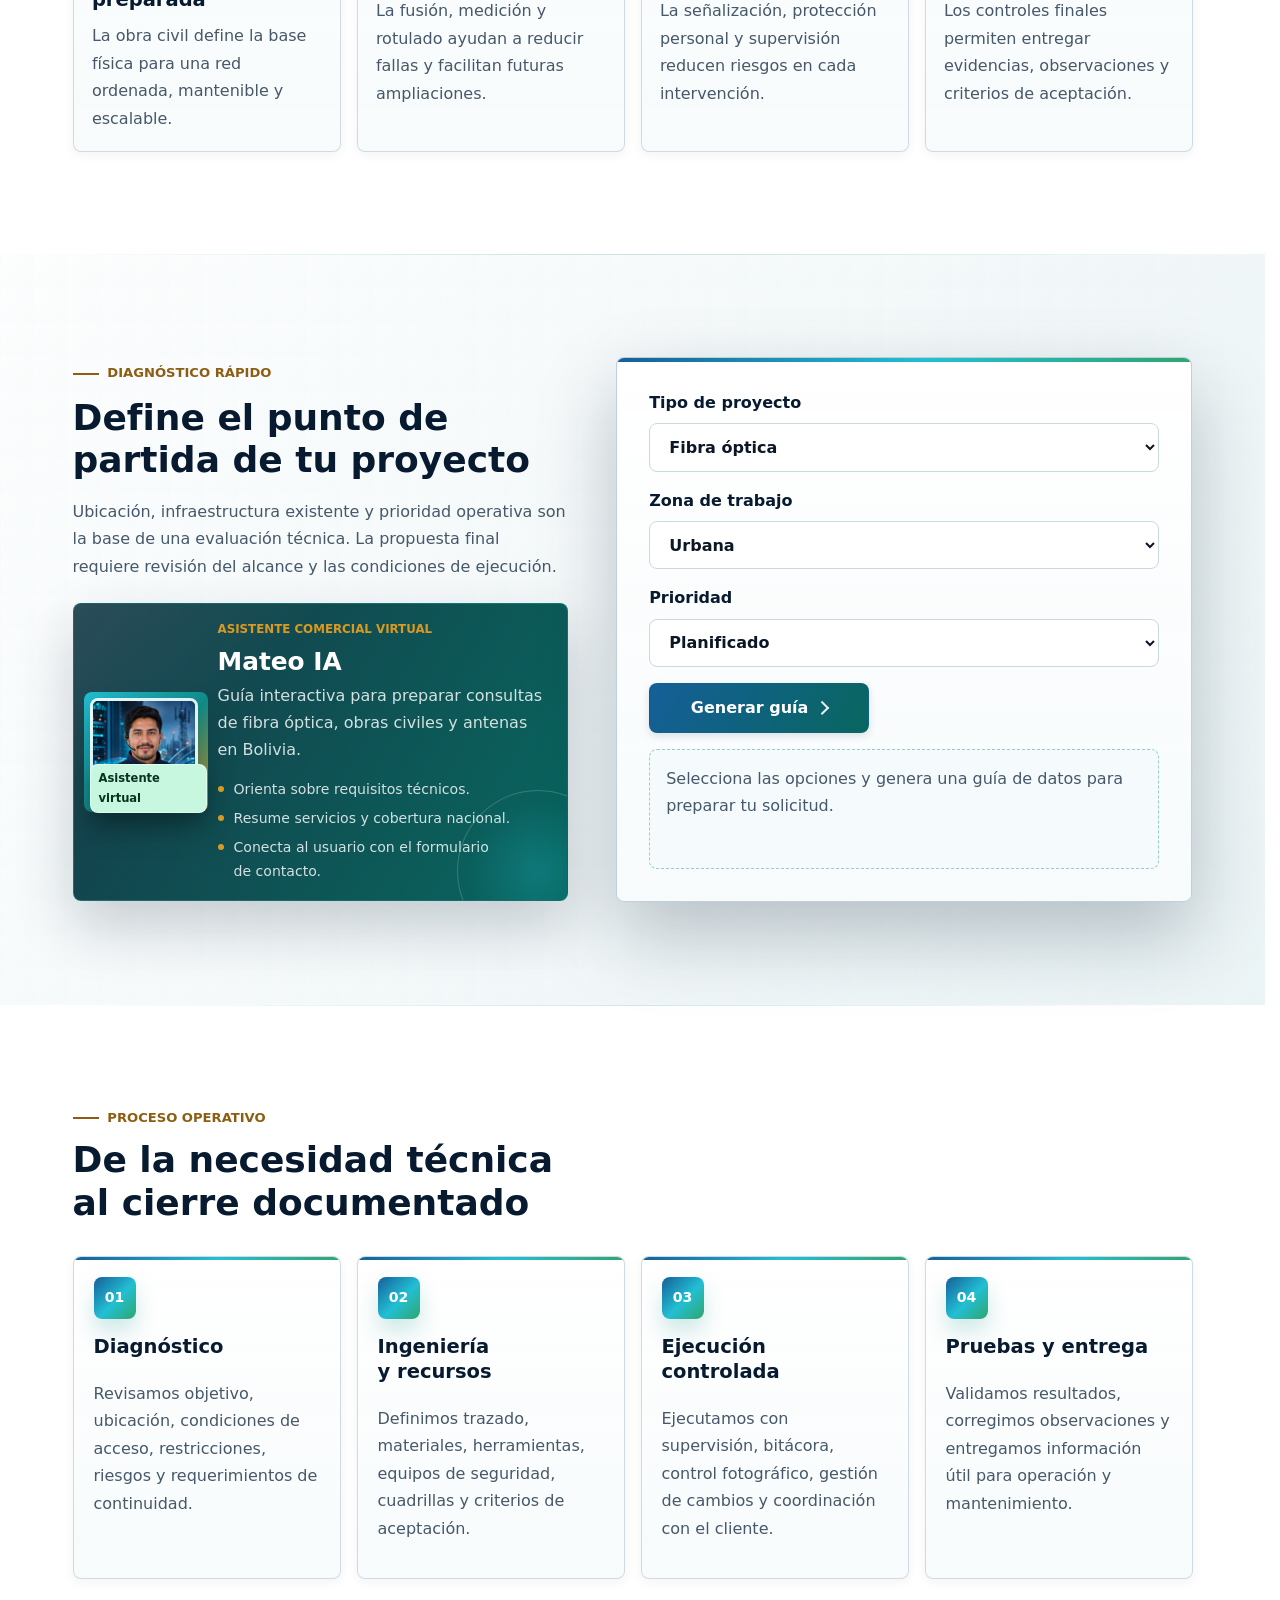
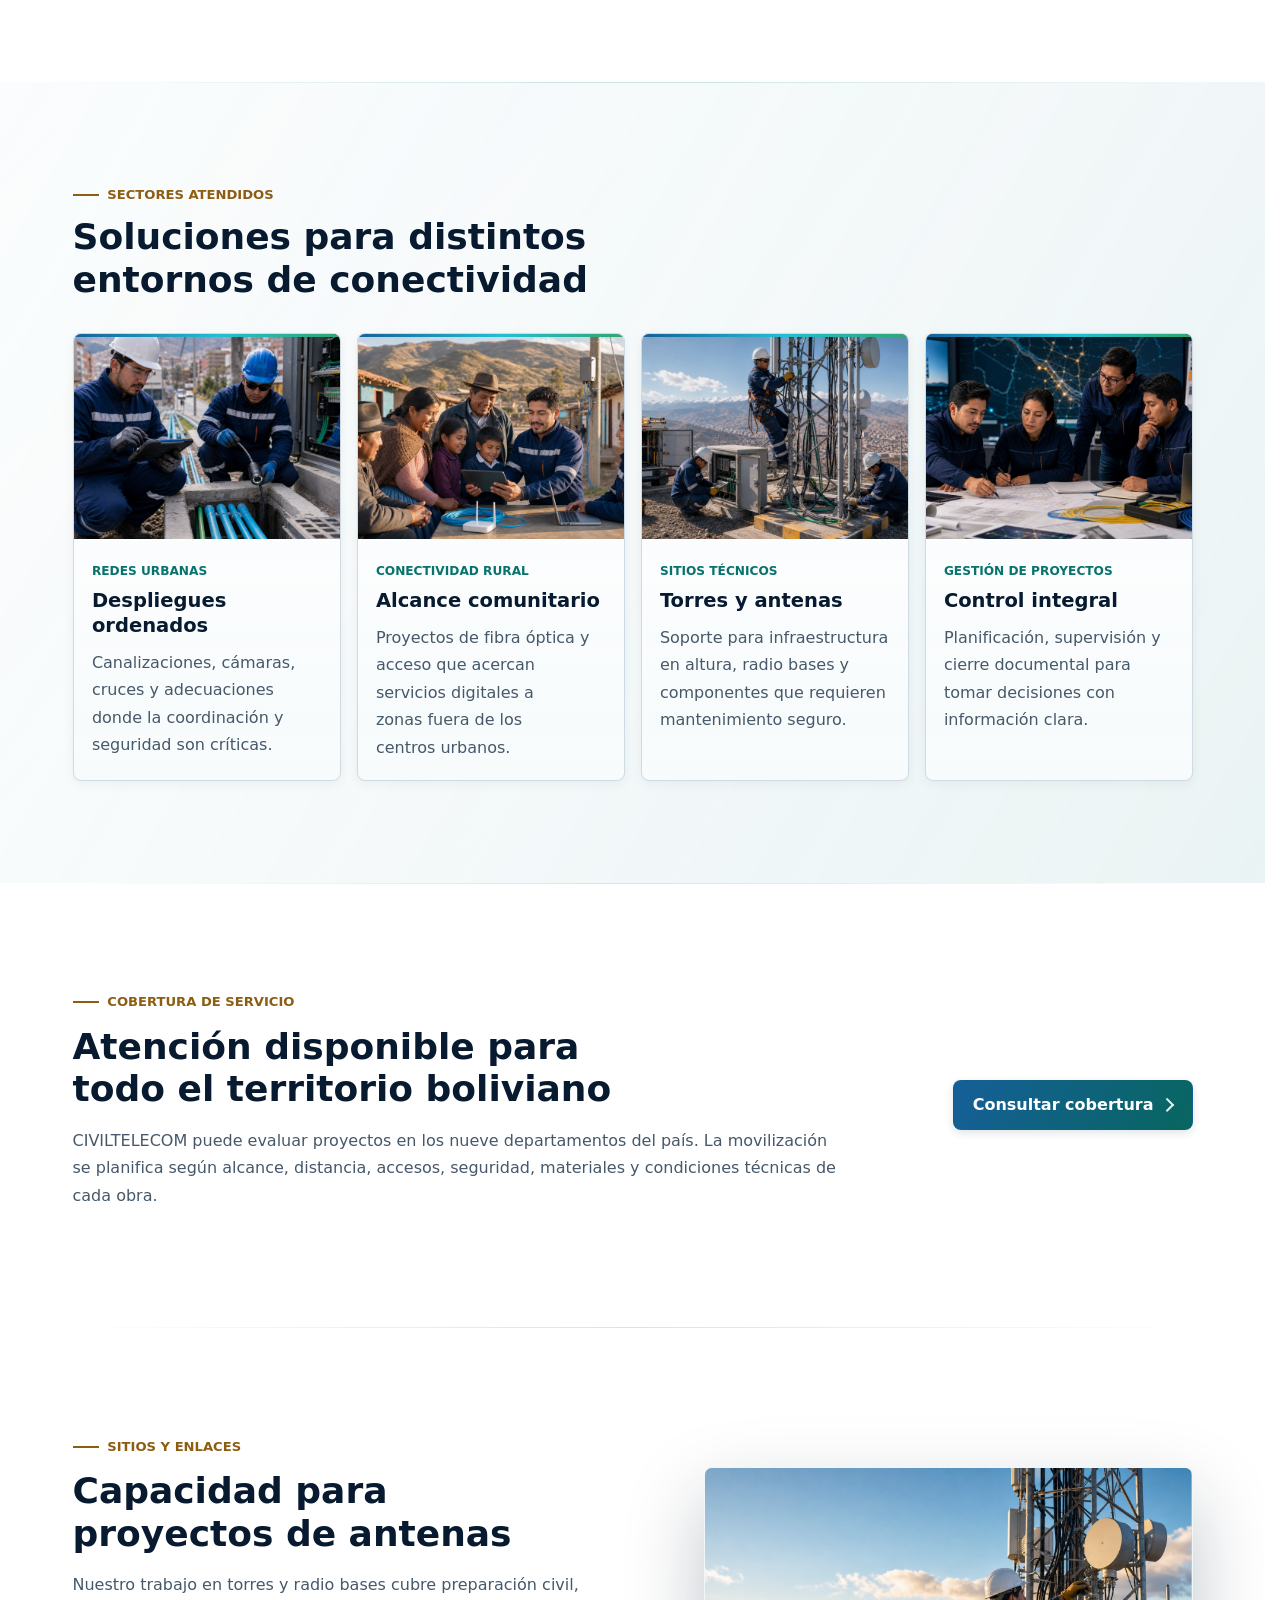
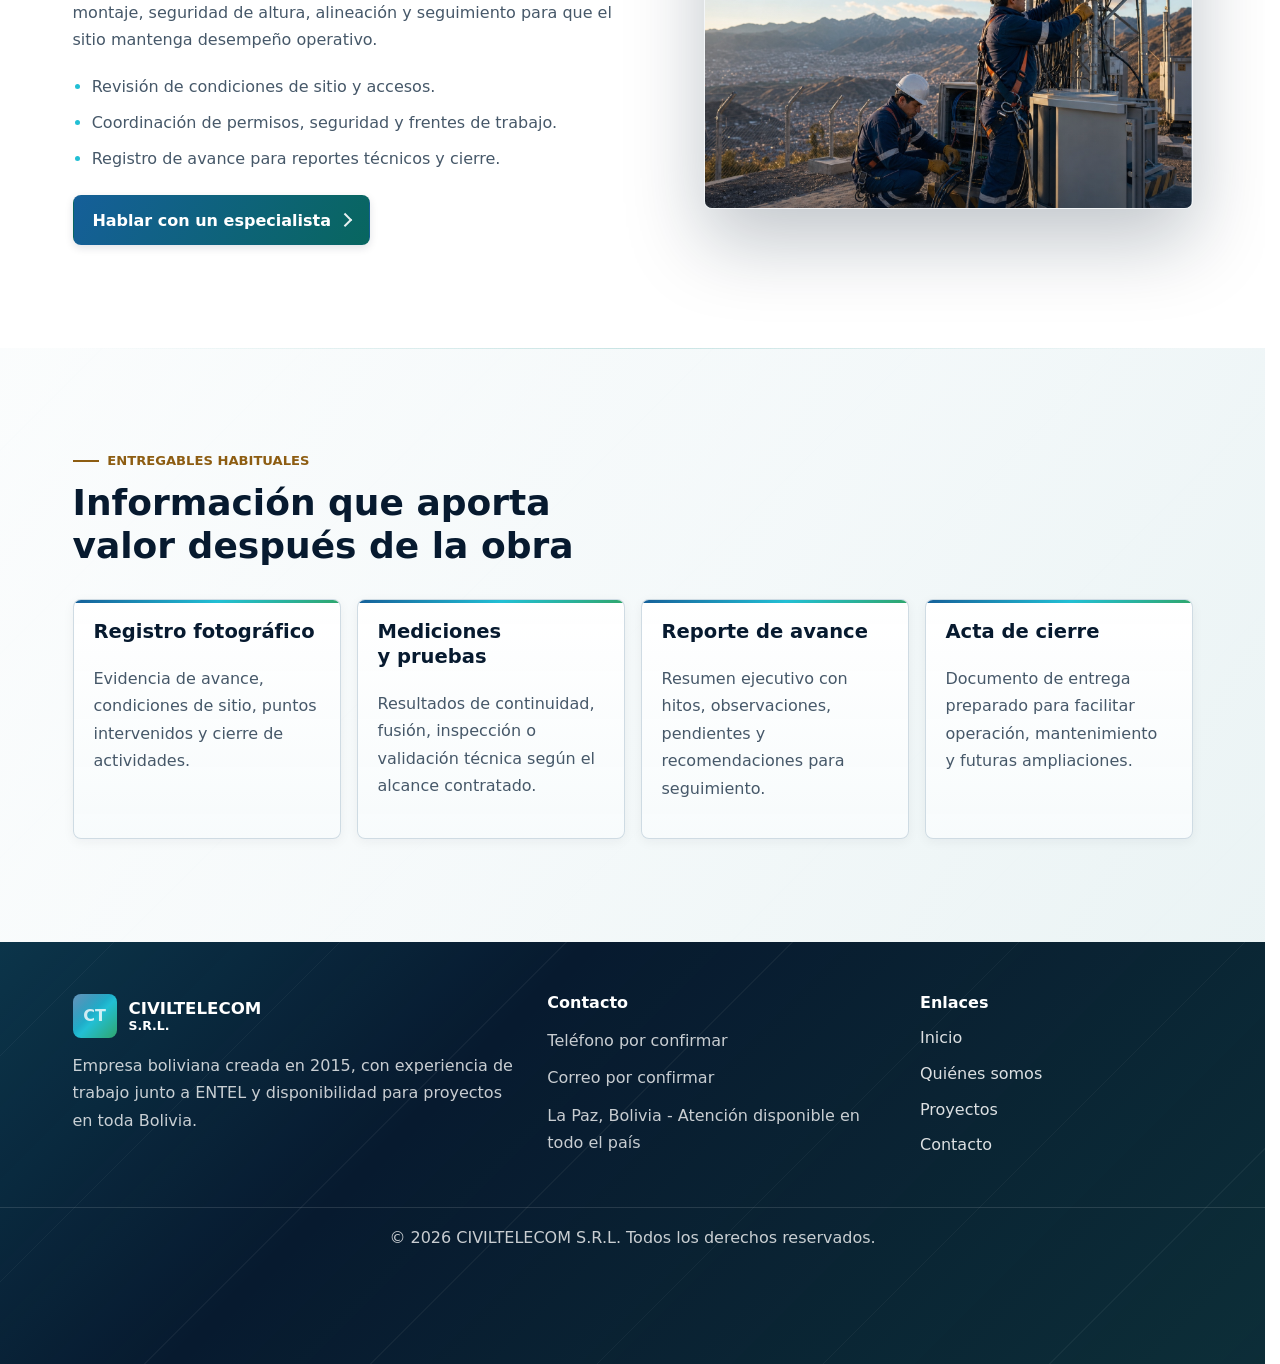
<file: servicios.html>
<!DOCTYPE html>
<html lang="es">
<head>
  <meta charset="UTF-8">
  <meta name="viewport" content="width=device-width, initial-scale=1.0">
  <meta name="description" content="Servicios de CIVILTELECOM S.R.L.: obras civiles, fibra óptica, antenas, mantenimiento y consultoría técnica.">
  <title>Servicios | CIVILTELECOM S.R.L.</title>
  <link rel="icon" href="assets/favicon.svg" type="image/svg+xml">
  <link rel="stylesheet" href="assets/css/styles.css?v=revision1">
</head>
<body>
  <a class="skip-link" href="#contenido">Saltar al contenido</a>
  <header class="site-header" data-site-header>
    <div class="topbar" aria-label="Datos de contacto"><a href="contacto.html">Consultas técnicas</a><span><span class="topbar-audience">Empresas y operadores · </span>Toda Bolivia</span></div>
    <nav class="navbar" aria-label="Navegación principal">
      <a class="brand" href="index.html" aria-label="CIVILTELECOM inicio"><span class="brand-mark" aria-hidden="true">CT</span><span><strong>CIVILTELECOM</strong><small>S.R.L.</small></span></a>
      <button class="nav-toggle" type="button" aria-expanded="false" aria-controls="main-menu" data-nav-toggle><span class="sr-only">Abrir menú</span><span aria-hidden="true"></span></button>
      <ul class="nav-menu" id="main-menu" data-nav-menu><li><a href="index.html">Inicio</a></li><li><a href="quienes-somos.html">Quiénes somos</a></li><li><a href="servicios.html">Servicios</a></li><li><a href="proyectos.html">Proyectos</a></li><li><a class="nav-cta" href="contacto.html">Contacto</a></li></ul>
    </nav>
  </header>

  <main id="contenido">
    <section class="page-hero">
      <div class="container narrow">
        <p class="eyebrow">Servicios</p>
        <h1>Servicios civiles y de telecomunicaciones</h1>
        <p>Capacidad de ejecución para empresas y operadores: preparación civil, despliegue de fibra óptica, sitios de antenas y mantenimiento. El alcance, los recursos y los criterios de entrega se definen para cada proyecto.</p>
      </div>
    </section>

    <section class="section">
      <div class="container split-layout reverse">
        <div class="media-frame">
          <!-- DALL-E/IA: generar JPG 1920x1080 de instalación de fibra óptica con fusionadora y pruebas OTDR. -->
          <img loading="lazy" decoding="async" src="assets/images/fibra-optica-v2.jpg" alt="Técnicos instalando y probando fibra óptica en campo">
        </div>
        <div>
          <p class="section-kicker">Cobertura integral</p>
          <h2>Desde la preparación civil hasta la puesta en servicio</h2>
          <p>Coordinamos cuadrillas, materiales, mediciones y documentación para que cada ruta, sitio o enlace llegue a operación con información clara y soporte continuo. El objetivo es reducir improvisaciones, anticipar riesgos y entregar infraestructura lista para operar.</p>
        </div>
      </div>
    </section>

    <section class="section conversion-section">
      <div class="container conversion-panel">
        <div>
          <p class="section-kicker">Por qué contratarnos</p>
          <h2>Un proveedor técnico que ayuda a reducir riesgo, tiempo perdido y retrabajo</h2>
          <p>Cuando un proyecto de telecomunicaciones falla, el costo no está solo en la obra: también está en los retrasos, cortes de servicio, mala documentación y decisiones tomadas sin información. CIVILTELECOM combina experiencia en campo, trabajo junto a ENTEL, disponibilidad nacional y control técnico para que el cliente tenga más certeza antes, durante y después de la ejecución.</p>
          <div class="conversion-actions">
            <a class="btn btn-primary" href="contacto.html">Pedir evaluación técnica</a>
            <a class="btn btn-outline" href="proyectos.html">Ver proyecto destacado</a>
          </div>
        </div>
        <aside class="win-card" aria-label="Razones de contratación">
          <span class="win-card-label">Decisión de compra</span>
          <h3>Ideal para clientes que necesitan</h3>
          <ul>
            <li>Respuesta en campo y disponibilidad en Bolivia.</li>
            <li>Documentación clara para aceptar la obra.</li>
            <li>Control de riesgos en fibra óptica, antenas y obra civil.</li>
            <li>Un equipo que entienda la importancia de la continuidad del servicio.</li>
          </ul>
        </aside>
      </div>
    </section>

    <section class="section soft-band">
      <div class="container">
        <div class="section-heading">
          <p class="section-kicker">Especialidades</p>
          <h2>Servicios ofrecidos</h2>
        </div>
        <div class="filter-controls" role="group" aria-label="Filtrar servicios">
          <button class="is-active" type="button" data-service-filter="all">Todos</button>
          <button type="button" data-service-filter="civil">Obra civil</button>
          <button type="button" data-service-filter="fibra">Fibra óptica</button>
          <button type="button" data-service-filter="antenas">Antenas</button>
          <button type="button" data-service-filter="gestion">Gestión</button>
        </div>
        <div class="services-grid">
          <article class="service-card" data-service-category="civil">
            <span class="service-icon service-icon-civil" aria-hidden="true"></span>
            <h3>Obras civiles telecom</h3>
            <p>Excavaciones, canalizaciones, cámaras, ductos, bases de concreto, cerramientos y adecuaciones para redes.</p>
          </article>
          <article class="service-card" data-service-category="fibra">
            <span class="service-icon service-icon-fiber" aria-hidden="true"></span>
            <h3>Instalación de fibra óptica</h3>
            <p>Tendido, fusión, etiquetado, pruebas de continuidad y medición para redes troncales, urbanas y rurales.</p>
          </article>
          <article class="service-card" data-service-category="antenas">
            <span class="service-icon service-icon-antenna" aria-hidden="true"></span>
            <h3>Antenas y radio bases</h3>
            <p>Montaje, alineación, mantenimiento preventivo y correctivo para sitios de telecomunicaciones.</p>
          </article>
          <article class="service-card" data-service-category="gestion">
            <span class="service-icon service-icon-route" aria-hidden="true"></span>
            <h3>Levantamiento y replanteo</h3>
            <p>Inspección de rutas, definición de trazados, verificación de interferencias y apoyo a permisos.</p>
          </article>
          <article class="service-card" data-service-category="antenas">
            <span class="service-icon service-icon-maintenance" aria-hidden="true"></span>
            <h3>Mantenimiento de infraestructura</h3>
            <p>Revisión de ductos, cámaras, empalmes, estructuras y equipos para continuidad del servicio.</p>
          </article>
          <article class="service-card" data-service-category="gestion">
            <span class="service-icon service-icon-plan" aria-hidden="true"></span>
            <h3>Gestión técnica de proyectos</h3>
            <p>Planificación, supervisión, reportes de avance, control de calidad y documentación final.</p>
          </article>
        </div>
      </div>
    </section>

    <section class="section service-image-section">
      <div class="container">
        <div class="section-heading">
          <p class="section-kicker">Especialidades en campo</p>
          <h2>Preparación, instalación y verificación</h2>
        </div>
        <div class="image-gallery four-columns">
          <article class="image-card">
            <!-- DALL-E/IA: generar JPG 1920x1080 de ductos, cámaras y canalización telecom con acabado profesional. -->
            <img loading="lazy" decoding="async" src="assets/images/rama-canalizacion-ductos.jpg" alt="Ductos y cámaras para redes de telecomunicaciones">
            <div>
              <span>Canalización</span>
              <h3>Infraestructura preparada</h3>
              <p>La obra civil define la base física para una red ordenada, mantenible y escalable.</p>
            </div>
          </article>
          <article class="image-card">
            <!-- DALL-E/IA: generar JPG 1920x1080 de fusión y pruebas de fibra óptica con instrumentos de medición. -->
            <img loading="lazy" decoding="async" src="assets/images/rama-fusion-pruebas.jpg" alt="Técnicos fusionando y probando fibra óptica">
            <div>
              <span>Pruebas</span>
              <h3>Fibra validada</h3>
              <p>La fusión, medición y rotulado ayudan a reducir fallas y facilitan futuras ampliaciones.</p>
            </div>
          </article>
          <article class="image-card">
            <!-- DALL-E/IA: generar JPG 1920x1080 de seguridad en campo para técnicos de telecomunicaciones. -->
            <img loading="lazy" decoding="async" src="assets/images/rama-seguridad-campo.jpg" alt="Equipo técnico aplicando seguridad en campo">
            <div>
              <span>Seguridad</span>
              <h3>Trabajo controlado</h3>
              <p>La señalización, protección personal y supervisión reducen riesgos en cada intervención.</p>
            </div>
          </article>
          <article class="image-card">
            <!-- DALL-E/IA: generar JPG 1920x1080 de control de calidad en infraestructura telecom. -->
            <img loading="lazy" decoding="async" src="assets/images/rama-control-calidad.jpg" alt="Control de calidad y revisión técnica de infraestructura telecom">
            <div>
              <span>Calidad</span>
              <h3>Cierre documentado</h3>
              <p>Los controles finales permiten entregar evidencias, observaciones y criterios de aceptación.</p>
            </div>
          </article>
        </div>
      </div>
    </section>

    <section class="section buyer-tool-section">
      <div class="container buyer-tool">
        <div class="buyer-tool-copy">
          <p class="section-kicker">Diagnóstico rápido</p>
          <h2>Define el punto de partida de tu proyecto</h2>
          <p>Ubicación, infraestructura existente y prioridad operativa son la base de una evaluación técnica. La propuesta final requiere revisión del alcance y las condiciones de ejecución.</p>
          <div class="assistant-preview assistant-profile">
            <!-- DALL-E/IA: generar JPG cuadrado de Mateo IA, asistente masculino técnico-comercial de CIVILTELECOM. -->
            <figure class="assistant-portrait">
              <img loading="lazy" decoding="async" src="assets/images/asistente-ia-civiltelecom.jpg?v=3" alt="Mateo IA, asistente técnico virtual de CIVILTELECOM">
              <figcaption>Asistente virtual</figcaption>
            </figure>
            <div class="assistant-content">
              <span class="assistant-eyebrow">Asistente comercial virtual</span>
              <strong>Mateo IA</strong>
              <span>Guía interactiva para preparar consultas de fibra óptica, obras civiles y antenas en Bolivia.</span>
              <div class="assistant-palette" aria-label="Paleta visual de confianza, tecnología y respuesta rápida">
                <span class="palette-chip palette-chip-navy">Confianza</span>
                <span class="palette-chip palette-chip-cyan">Tecnología</span>
                <span class="palette-chip palette-chip-amber">Respuesta</span>
              </div>
              <ul class="assistant-points">
                <li>Orienta sobre requisitos técnicos.</li>
                <li>Resume servicios y cobertura nacional.</li>
                <li>Conecta al usuario con el formulario de contacto.</li>
              </ul>
            </div>
          </div>
        </div>
        <form class="proposal-tool" data-proposal-tool>
          <div class="tool-field">
            <label for="project-type">Tipo de proyecto</label>
            <select id="project-type" name="projectType">
              <option value="fibra">Fibra óptica</option>
              <option value="civil">Obra civil telecom</option>
              <option value="antenas">Antenas y radio bases</option>
              <option value="mantenimiento">Mantenimiento</option>
            </select>
          </div>
          <div class="tool-field">
            <label for="project-zone">Zona de trabajo</label>
            <select id="project-zone" name="projectZone">
              <option value="urbana">Urbana</option>
              <option value="rural">Rural o interurbana</option>
              <option value="altura">Sitio en altura / torre</option>
              <option value="nacional">Multipunto en Bolivia</option>
            </select>
          </div>
          <div class="tool-field">
            <label for="project-urgency">Prioridad</label>
            <select id="project-urgency" name="projectUrgency">
              <option value="planificado">Planificado</option>
              <option value="rapido">Necesito respuesta pronta</option>
              <option value="critico">Continuidad crítica</option>
            </select>
          </div>
          <button class="btn btn-primary" type="submit">Generar guía</button>
          <div class="proposal-result" data-proposal-result aria-live="polite">
            Selecciona las opciones y genera una guía de datos para preparar tu solicitud.
          </div>
        </form>
      </div>
    </section>

    <section class="section">
      <div class="container">
        <div class="section-heading">
          <p class="section-kicker">Proceso operativo</p>
          <h2>De la necesidad técnica al cierre documentado</h2>
        </div>
        <div class="process-grid">
          <article>
            <span class="step-number">01</span>
            <h3>Diagnóstico</h3>
            <p>Revisamos objetivo, ubicación, condiciones de acceso, restricciones, riesgos y requerimientos de continuidad.</p>
          </article>
          <article>
            <span class="step-number">02</span>
            <h3>Ingeniería y recursos</h3>
            <p>Definimos trazado, materiales, herramientas, equipos de seguridad, cuadrillas y criterios de aceptación.</p>
          </article>
          <article>
            <span class="step-number">03</span>
            <h3>Ejecución controlada</h3>
            <p>Ejecutamos con supervisión, bitácora, control fotográfico, gestión de cambios y coordinación con el cliente.</p>
          </article>
          <article>
            <span class="step-number">04</span>
            <h3>Pruebas y entrega</h3>
            <p>Validamos resultados, corregimos observaciones y entregamos información útil para operación y mantenimiento.</p>
          </article>
        </div>
      </div>
    </section>

    <section class="section soft-band">
      <div class="container">
        <div class="section-heading">
          <p class="section-kicker">Sectores atendidos</p>
          <h2>Soluciones para distintos entornos de conectividad</h2>
        </div>
        <div class="image-gallery four-columns">
          <article class="image-card">
            <img loading="lazy" decoding="async" src="assets/images/inspeccion-red-v2.jpg" alt="Inspección de infraestructura urbana de telecomunicaciones">
            <div>
              <span>Redes urbanas</span>
              <h3>Despliegues ordenados</h3>
              <p>Canalizaciones, cámaras, cruces y adecuaciones donde la coordinación y seguridad son críticas.</p>
            </div>
          </article>
          <article class="image-card">
            <img loading="lazy" decoding="async" src="assets/images/comunidad-conectada-v2.jpg" alt="Comunidad rural beneficiada por acceso a internet">
            <div>
              <span>Conectividad rural</span>
              <h3>Alcance comunitario</h3>
              <p>Proyectos de fibra óptica y acceso que acercan servicios digitales a zonas fuera de los centros urbanos.</p>
            </div>
          </article>
          <article class="image-card">
            <img loading="lazy" decoding="async" src="assets/images/mantenimiento-antenas-v2.jpg" alt="Técnicos realizando mantenimiento de antenas">
            <div>
              <span>Sitios técnicos</span>
              <h3>Torres y antenas</h3>
              <p>Soporte para infraestructura en altura, radio bases y componentes que requieren mantenimiento seguro.</p>
            </div>
          </article>
          <article class="image-card">
            <img loading="lazy" decoding="async" src="assets/images/planificacion-tecnica-v2.jpg" alt="Planificación de proyecto de telecomunicaciones">
            <div>
              <span>Gestión de proyectos</span>
              <h3>Control integral</h3>
              <p>Planificación, supervisión y cierre documental para tomar decisiones con información clara.</p>
            </div>
          </article>
        </div>
      </div>
    </section>

    <section class="section">
      <div class="container cta-band">
        <div>
          <p class="section-kicker">Cobertura de servicio</p>
          <h2>Atención disponible para todo el territorio boliviano</h2>
          <p>CIVILTELECOM puede evaluar proyectos en los nueve departamentos del país. La movilización se planifica según alcance, distancia, accesos, seguridad, materiales y condiciones técnicas de cada obra.</p>
        </div>
        <a class="btn btn-primary" href="contacto.html">Consultar cobertura</a>
      </div>
    </section>

    <section class="section">
      <div class="container split-layout">
        <div>
          <p class="section-kicker">Sitios y enlaces</p>
          <h2>Capacidad para proyectos de antenas</h2>
          <p>Nuestro trabajo en torres y radio bases cubre preparación civil, montaje, seguridad de altura, alineación y seguimiento para que el sitio mantenga desempeño operativo.</p>
          <ul class="professional-list">
            <li>Revisión de condiciones de sitio y accesos.</li>
            <li>Coordinación de permisos, seguridad y frentes de trabajo.</li>
            <li>Registro de avance para reportes técnicos y cierre.</li>
          </ul>
          <a class="btn btn-primary" href="contacto.html">Hablar con un especialista</a>
        </div>
        <div class="media-frame">
          <!-- DALL-E/IA: generar JPG 1920x1080 de técnicos instalando antenas en torre con equipo de seguridad. -->
          <img loading="lazy" decoding="async" src="assets/images/antenas-telecom-v2.jpg" alt="Técnicos instalando antenas de telecomunicaciones en una torre">
        </div>
      </div>
    </section>

    <section class="section soft-band">
      <div class="container">
        <div class="section-heading">
          <p class="section-kicker">Entregables habituales</p>
          <h2>Información que aporta valor después de la obra</h2>
        </div>
        <div class="deliverables-grid">
          <article><h3>Registro fotográfico</h3><p>Evidencia de avance, condiciones de sitio, puntos intervenidos y cierre de actividades.</p></article>
          <article><h3>Mediciones y pruebas</h3><p>Resultados de continuidad, fusión, inspección o validación técnica según el alcance contratado.</p></article>
          <article><h3>Reporte de avance</h3><p>Resumen ejecutivo con hitos, observaciones, pendientes y recomendaciones para seguimiento.</p></article>
          <article><h3>Acta de cierre</h3><p>Documento de entrega preparado para facilitar operación, mantenimiento y futuras ampliaciones.</p></article>
        </div>
      </div>
    </section>
  </main>

  <footer class="site-footer">
    <div class="container footer-grid">
      <div><a class="brand footer-brand" href="index.html"><span class="brand-mark" aria-hidden="true">CT</span><span><strong>CIVILTELECOM</strong><small>S.R.L.</small></span></a><p>Empresa boliviana creada en 2015, con experiencia de trabajo junto a ENTEL y disponibilidad para proyectos en toda Bolivia.</p></div>
      <address><strong>Contacto</strong><span class="contact-pending">Teléfono por confirmar</span><span class="contact-pending">Correo por confirmar</span><span>La Paz, Bolivia - Atención disponible en todo el país</span></address>
      <div><strong>Enlaces</strong><a href="index.html">Inicio</a><a href="quienes-somos.html">Quiénes somos</a><a href="proyectos.html">Proyectos</a><a href="contacto.html">Contacto</a></div>
    </div>
    <p class="copyright">&copy; 2026 CIVILTELECOM S.R.L. Todos los derechos reservados.</p>
  </footer>

  <a class="floating-contact" href="contacto.html" aria-label="Ir a contacto">Contacto</a>
  <section class="chatbot" aria-label="Chatbot Mateo IA de demostración" data-chatbot>
    <button class="chatbot-toggle" type="button" aria-expanded="false" aria-controls="chatbot-panel" data-chatbot-toggle><span aria-hidden="true">?</span><span class="sr-only">Abrir chat de ayuda</span></button>
    <div class="chatbot-panel" id="chatbot-panel" hidden>
      <div class="chatbot-header"><strong>Mateo IA</strong><button type="button" aria-label="Cerrar chat" data-chatbot-close>&times;</button></div>
      <div class="chatbot-messages" data-chatbot-messages aria-live="polite"></div>
      <form class="chatbot-form" data-chatbot-form><label class="sr-only" for="chatbot-input">Escribe tu pregunta</label><input id="chatbot-input" name="message" type="text" placeholder="Pregunta por servicios u horarios" autocomplete="off"><button type="submit">Enviar</button></form>
    </div>
  </section>
  <script src="assets/js/main.js?v=revision1"></script>
</body>
</html>
</file>
<file: assets/css/styles.css>
/*
  CIVILTELECOM S.R.L. shared stylesheet.
  The site is intentionally dependency-free: all layout, animation and responsive
  behavior is handled with HTML5, CSS3 and vanilla JavaScript.
*/

:root {
  --color-ink: #0b1724;
  --color-ink-soft: #465869;
  --color-paper: #f4f8fa;
  --color-white: #ffffff;
  --color-line: #cad8e0;
  --color-line-strong: #9fb7c6;
  --color-navy: #071a2f;
  --color-navy-2: #0e2c49;
  --color-blue: #155f99;
  --color-cyan: #22bfd4;
  --color-teal: #08736c;
  --color-steel: #31546a;
  --color-green: #1a7b56;
  --color-amber: #d89a22;
  --color-copper: #b86a2d;
  --color-mist: #eaf3f5;
  --color-ice: #f8fbfc;
  --color-danger: #b42318;
  --gradient-hero: linear-gradient(115deg, rgba(4, 15, 27, 0.95), rgba(7, 35, 59, 0.82) 46%, rgba(18, 140, 136, 0.28));
  --gradient-brand: linear-gradient(135deg, #155f99, #22bfd4 54%, #2fa66d);
  --gradient-action: linear-gradient(120deg, #155f99, #08665f);
  --gradient-action-hover: linear-gradient(120deg, #104b78, #06514b);
  --gradient-night: linear-gradient(135deg, #061423, #0b2a45 48%, #0d5b68);
  --gradient-signal: linear-gradient(135deg, #22bfd4, #118c88 54%, #d89a22);
  --gradient-soft: linear-gradient(135deg, #eaf3f5, #f8fbfc 52%, #eef7f1);
  --gradient-panel: linear-gradient(180deg, rgba(255, 255, 255, 0.98), rgba(247, 251, 252, 0.96));
  --gradient-assistant: linear-gradient(120deg, #163b48, #08665f);
  --font-base: system-ui, -apple-system, BlinkMacSystemFont, "Segoe UI", sans-serif;
  --font-display: var(--font-base);
  --radius: 8px;
  --shadow-sm: 0 12px 30px rgba(7, 26, 47, 0.12);
  --shadow-md: 0 20px 48px rgba(7, 26, 47, 0.16);
  --shadow-lg: 0 32px 78px rgba(7, 26, 47, 0.25);
  --shadow-card: 0 3px 12px rgba(7, 26, 47, 0.05);
  --shadow-button: 0 3px 8px rgba(7, 26, 47, 0.12);
  --shadow-button-hover: 0 5px 14px rgba(7, 26, 47, 0.16);
  --ring: 0 0 0 4px rgba(34, 191, 212, 0.18);
  --space-xs: 0.5rem;
  --space-sm: 0.75rem;
  --space-md: 1rem;
  --space-lg: 1.5rem;
  --space-xl: 2rem;
  --space-2xl: 3rem;
  --header-offset: 112px;
}

* {
  box-sizing: border-box;
}

html {
  scroll-behavior: smooth;
  scrollbar-gutter: stable;
  scroll-padding-top: calc(var(--header-offset) + 20px);
  text-rendering: optimizeLegibility;
  -webkit-text-size-adjust: 100%;
}

body {
  margin: 0;
  color: var(--color-ink);
  background: var(--color-white);
  font-family: var(--font-base);
  font-size: 16px;
  font-weight: 400;
  line-height: 1.68;
  letter-spacing: 0;
  font-kerning: normal;
  font-feature-settings: "kern" 1, "liga" 1, "calt" 1;
  -webkit-font-smoothing: antialiased;
  -moz-osx-font-smoothing: grayscale;
}

body.modal-open,
body.chat-open {
  overflow: hidden;
}

[hidden] {
  display: none !important;
}

img,
video,
iframe {
  display: block;
  max-width: 100%;
}

a {
  color: inherit;
  text-decoration: none;
}

button,
input,
select,
textarea {
  font: inherit;
  letter-spacing: 0;
}

button {
  cursor: pointer;
}

button:disabled {
  cursor: not-allowed;
  opacity: 0.6;
}

.btn,
.nav-menu a,
.nav-toggle,
.branch-filterbar button,
.filter-controls button,
.chatbot-quick-actions button,
.chatbot-form button,
.modal-close,
.floating-contact,
.back-to-top,
.conversion-dock a {
  -webkit-tap-highlight-color: transparent;
}

:focus-visible {
  outline: 3px solid var(--color-amber);
  outline-offset: 4px;
}

::selection {
  color: var(--color-white);
  background: var(--color-teal);
}

html {
  scrollbar-color: var(--color-teal) #e6f0f3;
}

::-webkit-scrollbar {
  width: 12px;
}

::-webkit-scrollbar-track {
  background: #e6f0f3;
}

::-webkit-scrollbar-thumb {
  border: 3px solid #e6f0f3;
  border-radius: 999px;
  background: linear-gradient(180deg, var(--color-blue), var(--color-teal));
}

.sr-only {
  position: absolute;
  width: 1px;
  height: 1px;
  padding: 0;
  margin: -1px;
  overflow: hidden;
  clip: rect(0, 0, 0, 0);
  white-space: nowrap;
  border: 0;
}

.skip-link {
  position: fixed;
  top: 0.75rem;
  left: 0.75rem;
  z-index: 2000;
  transform: translateY(-160%);
  background: var(--color-white);
  color: var(--color-navy);
  border: 2px solid var(--color-amber);
  border-radius: var(--radius);
  padding: 0.65rem 0.9rem;
  font-weight: 700;
}

.skip-link:focus {
  transform: translateY(0);
}

.container {
  width: min(1120px, calc(100% - 2rem));
  margin: 0 auto;
}

.narrow {
  width: min(860px, calc(100% - 2rem));
}

.site-header {
  position: fixed;
  inset: 0 0 auto;
  z-index: 1000;
  background: rgba(255, 255, 255, 0.91);
  border-bottom: 1px solid rgba(202, 216, 224, 0.86);
  box-shadow: 0 10px 30px rgba(7, 26, 47, 0.08);
  backdrop-filter: blur(14px);
  transition: box-shadow 180ms ease, background 180ms ease, border-color 180ms ease;
}

.site-header.is-scrolled {
  background: rgba(255, 255, 255, 0.99);
  border-color: rgba(17, 140, 136, 0.2);
  box-shadow: 0 18px 44px rgba(7, 26, 47, 0.14);
}

.scroll-progress {
  position: fixed;
  inset: 0 0 auto;
  z-index: 2200;
  width: 100%;
  height: 2px;
  transform-origin: left center;
  transform: scaleX(0);
  background: var(--gradient-brand);
  box-shadow: none;
}

.topbar {
  display: flex;
  justify-content: center;
  gap: clamp(0.7rem, 2vw, 1.5rem);
  padding: 0.45rem 1rem;
  color: var(--color-white);
  background:
    linear-gradient(90deg, rgba(216, 154, 34, 0.18), transparent 22%, rgba(34, 191, 212, 0.16) 78%, transparent),
    linear-gradient(135deg, var(--color-navy), var(--color-navy-2));
  font-size: 0.86rem;
  font-weight: 600;
  line-height: 1.35;
}

.topbar a,
.topbar span {
  min-width: 0;
  flex: 0 0 auto;
}

.topbar a:hover {
  color: var(--color-amber);
}

.navbar {
  display: flex;
  align-items: center;
  justify-content: space-between;
  width: min(1180px, calc(100% - 2rem));
  min-height: 72px;
  margin: 0 auto;
  gap: 1rem;
}

.brand {
  display: inline-flex;
  align-items: center;
  gap: 0.75rem;
  min-width: max-content;
}

.brand-mark {
  display: grid;
  place-items: center;
  width: 44px;
  height: 44px;
  border-radius: var(--radius);
  color: var(--color-white);
  background: var(--gradient-brand);
  font-weight: 800;
  line-height: 1;
  box-shadow: 0 14px 30px rgba(17, 140, 136, 0.24);
  position: relative;
  overflow: hidden;
}

.brand-mark::after {
  position: absolute;
  inset: 0;
  background: linear-gradient(135deg, rgba(255, 255, 255, 0.35), transparent 44%);
  content: "";
}

.brand strong,
.brand small {
  display: block;
  line-height: 1.1;
}

.brand strong {
  color: var(--color-navy);
  font-size: 1.04rem;
  font-weight: 800;
}

.brand small {
  color: var(--color-ink-soft);
  font-size: 0.78rem;
  font-weight: 700;
}

.nav-menu {
  display: flex;
  align-items: center;
  gap: 0.35rem;
  margin: 0;
  padding: 0;
  list-style: none;
}

.nav-menu a {
  display: inline-flex;
  align-items: center;
  min-height: 42px;
  padding: 0.55rem 0.85rem;
  border-radius: var(--radius);
  color: var(--color-ink-soft);
  font-size: 0.95rem;
  font-weight: 700;
  line-height: 1.2;
  position: relative;
  transition: color 160ms ease, background 160ms ease, transform 160ms ease;
}

.nav-menu a::after {
  position: absolute;
  right: 0.85rem;
  bottom: 0.35rem;
  left: 0.85rem;
  height: 2px;
  transform: scaleX(0);
  transform-origin: left center;
  background: var(--gradient-brand);
  content: "";
  transition: transform 180ms ease;
}

.nav-menu a:hover,
.nav-menu a.active {
  color: var(--color-navy);
  background: #e8f3f5;
  transform: translateY(-1px);
}

.nav-menu a:hover::after,
.nav-menu a.active::after {
  transform: scaleX(1);
}

.nav-menu .nav-cta {
  color: var(--color-white);
  background: var(--gradient-action);
  box-shadow: 0 14px 28px rgba(17, 140, 136, 0.24);
}

.nav-menu .nav-cta::after {
  display: none;
}

.nav-menu .nav-cta:hover,
.nav-menu .nav-cta.active {
  color: var(--color-white);
  background: var(--gradient-action-hover);
  box-shadow: var(--shadow-button);
}

.nav-toggle {
  display: none;
  width: 44px;
  height: 44px;
  border: 1px solid var(--color-line);
  border-radius: var(--radius);
  background: var(--color-white);
  box-shadow: 0 10px 24px rgba(7, 26, 47, 0.08);
  transition: transform 160ms ease, border-color 160ms ease, background 160ms ease, box-shadow 160ms ease;
}

.nav-toggle:hover,
.nav-toggle[aria-expanded="true"] {
  transform: translateY(-1px);
  border-color: rgba(34, 191, 212, 0.58);
  background: #f2fbfd;
  box-shadow: var(--shadow-sm);
}

.nav-toggle span[aria-hidden="true"],
.nav-toggle span[aria-hidden="true"]::before,
.nav-toggle span[aria-hidden="true"]::after {
  display: block;
  width: 20px;
  height: 2px;
  margin: 0 auto;
  background: var(--color-navy);
  content: "";
  transition: transform 180ms ease, opacity 180ms ease;
}

.nav-toggle span[aria-hidden="true"]::before {
  transform: translateY(-7px);
}

.nav-toggle span[aria-hidden="true"]::after {
  transform: translateY(5px);
}

.nav-toggle[aria-expanded="true"] span[aria-hidden="true"] {
  transform: rotate(45deg);
}

.nav-toggle[aria-expanded="true"] span[aria-hidden="true"]::before {
  opacity: 0;
}

.nav-toggle[aria-expanded="true"] span[aria-hidden="true"]::after {
  transform: translateY(-2px) rotate(90deg);
}

.hero,
.page-hero {
  position: relative;
  display: grid;
  align-items: center;
  min-height: min(780px, 88svh);
  padding: calc(var(--header-offset) + 2rem) 0 4rem;
  color: var(--color-white);
  overflow: hidden;
  isolation: isolate;
}

.hero::after,
.page-hero::after {
  position: absolute;
  inset: auto 0 0;
  z-index: 0;
  height: 34%;
  pointer-events: none;
  background:
    linear-gradient(135deg, transparent 0 46%, rgba(255, 255, 255, 0.16) 46% 47%, transparent 47%),
    linear-gradient(45deg, transparent 0 54%, rgba(34, 191, 212, 0.18) 54% 55%, transparent 55%);
  background-size: 180px 180px, 220px 220px;
  content: "";
  opacity: 0.7;
}

.video-hero {
  background: var(--color-navy) url("../images/hero-infraestructura-v2.jpg") center / cover no-repeat;
}

.hero-video,
.hero-overlay {
  position: absolute;
  inset: 0;
  width: 100%;
  height: 100%;
}

.hero-video {
  object-fit: cover;
}

/* A keyboard-accessible pause control, independent of the contact actions. */
.video-toggle {
  position: absolute;
  z-index: 2;
  bottom: 0.75rem;
  left: max(1rem, calc((100% - 1120px) / 2));
  display: grid;
  place-items: center;
  width: 44px;
  height: 44px;
  padding: 0;
  border: 1px solid rgba(255, 255, 255, 0.6);
  border-radius: 50%;
  color: #fff;
  background: rgba(4, 15, 27, 0.8);
}

.video-toggle:hover { background: #08665f; }
.video-toggle-icon { width: 12px; height: 14px; border-inline: 4px solid currentColor; }
.video-toggle[data-paused="true"] .video-toggle-icon {
  width: 0;
  height: 0;
  margin-left: 3px;
  border: 7px solid transparent;
  border-left: 11px solid currentColor;
  border-right: 0;
}

.hero-overlay {
  background: linear-gradient(90deg, rgba(4, 15, 27, 0.9), rgba(4, 15, 27, 0.7) 50%, rgba(4, 15, 27, 0.2));
}

.hero-overlay::after {
  position: absolute;
  inset: 0;
  background:
    linear-gradient(115deg, rgba(216, 154, 34, 0.16), transparent 26%),
    repeating-linear-gradient(90deg, transparent 0 88px, rgba(255, 255, 255, 0.055) 88px 89px, transparent 89px 178px);
  content: "";
  mix-blend-mode: screen;
  opacity: 0.78;
}

.hero-content {
  position: relative;
  z-index: 1;
  max-width: 760px;
}

.hero-trust {
  display: flex;
  flex-wrap: wrap;
  gap: 0.7rem;
  margin-top: 1.4rem;
}

.hero-trust span {
  display: inline-flex;
  align-items: center;
  min-height: 36px;
  padding: 0.45rem 0.7rem;
  border: 1px solid rgba(255, 255, 255, 0.3);
  border-radius: var(--radius);
  color: var(--color-white);
  background: rgba(255, 255, 255, 0.11);
  font-size: 0.88rem;
  font-weight: 800;
  backdrop-filter: blur(10px);
}

.eyebrow,
.section-kicker {
  display: inline-flex;
  align-items: center;
  gap: 0.55rem;
  margin: 0 0 0.75rem;
  color: var(--color-amber);
  font-size: 0.82rem;
  font-weight: 800;
  text-transform: uppercase;
}

.eyebrow::before,
.section-kicker::before {
  width: 26px;
  height: 2px;
  background: currentColor;
  content: "";
}

h1,
h2,
h3,
p {
  margin-top: 0;
}

h1,
h2,
h3 {
  font-family: var(--font-display);
  font-weight: 700;
  line-height: 1.12;
  text-wrap: balance;
}

p,
li {
  color: var(--color-ink-soft);
  line-height: 1.72;
  text-wrap: pretty;
}

h1 {
  margin-bottom: 1.1rem;
  font-size: 3.75rem;
  line-height: 1.12;
  letter-spacing: 0;
}

h2 {
  margin-bottom: 1rem;
  color: var(--color-navy);
  font-size: 2.25rem;
  line-height: 1.18;
  letter-spacing: 0;
}

h3 {
  color: var(--color-navy);
  font-size: 1.22rem;
  line-height: 1.28;
}

.hero .hero-content > p:not(.eyebrow) {
  max-width: 680px;
  color: rgba(255, 255, 255, 0.92);
  font-size: 1.18rem;
  line-height: 1.72;
}

.hero h1,
.page-hero h1 {
  text-shadow: 0 18px 42px rgba(0, 0, 0, 0.32);
}

.hero-actions {
  display: flex;
  align-items: center;
  gap: 1rem;
  flex-wrap: wrap;
}

.hero-actions {
  margin-top: 1.6rem;
}

.contact-hero-actions {
  display: flex;
  flex-wrap: wrap;
  gap: 0.85rem;
  margin-top: 1.65rem;
}

.btn {
  position: relative;
  display: inline-flex;
  align-items: center;
  justify-content: center;
  gap: 0.55rem;
  min-height: 50px;
  padding: 0.9rem 1.18rem;
  border: 1px solid transparent;
  border-radius: var(--radius);
  color: inherit;
  font-weight: 800;
  line-height: 1.1;
  text-align: center;
  text-decoration: none;
  user-select: none;
  isolation: isolate;
  overflow: hidden;
  box-shadow: var(--shadow-button);
  transform: translateZ(0);
  transition: transform 180ms ease, box-shadow 180ms ease, background 180ms ease, border-color 180ms ease, color 180ms ease;
}

.btn::before {
  position: absolute;
  inset: 0;
  z-index: -1;
  transform: translateX(-120%);
  background: linear-gradient(110deg, transparent 0 28%, rgba(255, 255, 255, 0.28) 46%, transparent 64% 100%);
  content: "";
  transition: transform 520ms ease;
}

.btn::after {
  width: 0.52rem;
  height: 0.52rem;
  flex: 0 0 auto;
  border-top: 2px solid currentColor;
  border-right: 2px solid currentColor;
  content: "";
  opacity: 0.9;
  transform: translateX(0) rotate(45deg);
  transition: transform 180ms ease, opacity 180ms ease;
}

.btn:hover,
.btn:focus-visible {
  transform: translateY(-2px);
  box-shadow: var(--shadow-button-hover);
}

.btn:hover::before {
  transform: translateX(120%);
}

.btn:hover::after {
  opacity: 1;
  transform: translateX(4px) rotate(45deg);
}

.btn:active {
  transform: translateY(0);
  box-shadow: 0 10px 24px rgba(7, 26, 47, 0.16);
}

.btn:disabled,
.btn[aria-disabled="true"] {
  cursor: not-allowed;
  opacity: 0.62;
  transform: none;
  box-shadow: none;
}

.btn-primary {
  color: var(--color-white);
  background: var(--gradient-action);
}

.btn-primary:hover {
  background: var(--gradient-action-hover);
}

.btn-secondary {
  color: var(--color-white);
  background: rgba(255, 255, 255, 0.15);
  border: 1px solid rgba(255, 255, 255, 0.42);
  box-shadow: 0 14px 34px rgba(0, 0, 0, 0.18), 0 1px 0 rgba(255, 255, 255, 0.14) inset;
}

.btn-secondary:hover {
  background: rgba(255, 255, 255, 0.22);
  border-color: rgba(255, 255, 255, 0.66);
}

.section {
  position: relative;
  padding: clamp(4rem, 8vw, 6.5rem) 0;
}

.section::before {
  position: absolute;
  top: 0;
  left: 50%;
  width: min(1120px, calc(100% - 2rem));
  height: 1px;
  transform: translateX(-50%);
  background: linear-gradient(90deg, transparent, rgba(17, 140, 136, 0.2), transparent);
  content: "";
}

.section-tight {
  padding-top: clamp(3rem, 6vw, 5rem);
}

.soft-band {
  background:
    linear-gradient(120deg, rgba(255, 255, 255, 0.78), rgba(234, 243, 245, 0.88)),
    repeating-linear-gradient(135deg, transparent 0 72px, rgba(21, 95, 153, 0.032) 72px 73px, transparent 73px 144px),
    var(--gradient-soft);
}

.split-layout {
  display: grid;
  grid-template-columns: minmax(0, 1fr) minmax(320px, 0.86fr);
  gap: clamp(2rem, 5vw, 4rem);
  align-items: center;
}

.split-layout.reverse {
  grid-template-columns: minmax(320px, 0.86fr) minmax(0, 1fr);
}

.media-frame {
  position: relative;
  overflow: hidden;
  border-radius: var(--radius);
  border: 1px solid rgba(255, 255, 255, 0.78);
  box-shadow: var(--shadow-lg);
  background: var(--color-line);
}

.media-frame::after {
  position: absolute;
  inset: 0;
  pointer-events: none;
  background:
    linear-gradient(180deg, transparent 58%, rgba(7, 26, 47, 0.24)),
    linear-gradient(135deg, rgba(255, 255, 255, 0.18), transparent 32%);
  content: "";
}

.media-frame img {
  width: 100%;
  height: 100%;
  min-height: 340px;
  object-fit: cover;
  transform: scale(1.002);
  transition: transform 420ms ease;
}

.media-frame:hover img {
  transform: scale(1.045);
}

.stats-grid,
.mission-grid,
.values-grid,
.detail-grid,
.professional-grid,
.process-grid,
.commitment-grid,
.deliverables-grid,
.image-gallery,
.service-preview-grid,
.services-grid,
.team-grid,
.portfolio-grid {
  display: grid;
  gap: 1rem;
}

.stats-grid {
  grid-template-columns: repeat(3, 1fr);
  margin-top: 1.5rem;
}

.stats-grid article,
.mission-grid article,
.values-grid article,
.detail-grid article,
.professional-grid article,
.process-grid article,
.commitment-grid article,
.deliverables-grid article,
.service-card,
.team-card,
.contact-form,
.contact-panel {
  border: 1px solid rgba(202, 216, 224, 0.9);
  border-radius: var(--radius);
  background: var(--gradient-panel);
  box-shadow: var(--shadow-card);
}

.stats-grid article,
.detail-grid article,
.professional-grid article,
.process-grid article,
.commitment-grid article,
.deliverables-grid article,
.service-card,
.team-card,
.contact-form,
.contact-panel,
.project-trigger,
.project-card-empty,
.image-card {
  position: relative;
}

.stats-grid article::after,
.detail-grid article::after,
.professional-grid article::after,
.process-grid article::after,
.commitment-grid article::after,
.deliverables-grid article::after,
.service-card::after,
.team-card::after,
.contact-form::after,
.contact-panel::after,
.project-trigger::after,
.project-card-empty::after,
.image-card::after {
  position: absolute;
  inset: 0;
  pointer-events: none;
  border-radius: inherit;
  background: linear-gradient(135deg, rgba(255, 255, 255, 0.48), transparent 36%, rgba(34, 191, 212, 0.08));
  content: "";
  opacity: 0;
  transition: opacity 180ms ease;
}

.stats-grid article:hover::after,
.detail-grid article:hover::after,
.professional-grid article:hover::after,
.process-grid article:hover::after,
.commitment-grid article:hover::after,
.deliverables-grid article:hover::after,
.service-card:hover::after,
.team-card:hover::after,
.contact-form:hover::after,
.contact-panel:hover::after,
.project-trigger:hover::after,
.project-card-empty:hover::after,
.image-card:hover::after {
  opacity: 1;
}

.stats-grid article {
  padding: 1rem;
  overflow: hidden;
}

.stats-grid article::before {
  position: absolute;
  inset: 0 auto 0 0;
  width: 4px;
  background: var(--gradient-brand);
  content: "";
}

.stats-grid strong {
  display: block;
  color: var(--color-teal);
  font-size: 2rem;
  line-height: 1;
}

.stats-grid article:nth-child(3) strong {
  font-size: 1.45rem;
}

.stats-grid span {
  color: var(--color-ink-soft);
  font-size: 0.92rem;
}

.detail-grid,
.process-grid {
  grid-template-columns: repeat(4, 1fr);
}

.professional-grid {
  grid-template-columns: repeat(3, 1fr);
}

.commitment-grid,
.deliverables-grid {
  grid-template-columns: repeat(4, 1fr);
}

.detail-grid article,
.professional-grid article,
.process-grid article,
.commitment-grid article,
.deliverables-grid article {
  padding: 1.25rem;
  overflow: hidden;
}

.detail-grid article::before,
.professional-grid article::before,
.process-grid article::before,
.commitment-grid article::before,
.deliverables-grid article::before,
.service-card::before,
.image-card::before,
.team-card::before,
.project-trigger::before,
.project-card-empty::before,
.contact-panel::before,
.contact-form::before {
  position: absolute;
  inset: 0 0 auto;
  height: 3px;
  background: var(--gradient-brand);
  content: "";
}

.image-gallery {
  grid-template-columns: repeat(3, 1fr);
}

.image-gallery.four-columns {
  grid-template-columns: repeat(4, 1fr);
}

.image-card {
  margin: 0;
  overflow: hidden;
  border: 1px solid rgba(202, 216, 224, 0.9);
  border-radius: var(--radius);
  background: var(--gradient-panel);
  box-shadow: var(--shadow-card);
  transition: transform 180ms ease, box-shadow 180ms ease;
}

.image-card:hover {
  transform: translateY(-5px);
  box-shadow: var(--shadow-md);
}

.image-card img {
  width: 100%;
  height: 235px;
  object-fit: cover;
  transition: transform 420ms ease, filter 420ms ease;
}

.image-card:hover img {
  transform: scale(1.055);
  filter: saturate(1.08) contrast(1.03);
}

.image-gallery.four-columns .image-card img {
  height: 205px;
}

.image-card div {
  padding: 1.15rem;
}

.image-card figcaption {
  display: block;
  padding: 1rem 1.1rem;
  color: var(--color-navy);
  background: linear-gradient(180deg, rgba(255, 255, 255, 0.98), rgba(244, 250, 252, 0.98));
  font-size: 1rem;
  font-weight: 800;
  line-height: 1.25;
}

.image-card span {
  display: inline-block;
  margin-bottom: 0.45rem;
  color: var(--color-teal);
  font-size: 0.76rem;
  font-weight: 900;
  text-transform: uppercase;
}

.image-card h3 {
  margin-bottom: 0.6rem;
}

.image-card p {
  margin-bottom: 0;
  color: var(--color-ink-soft);
}

.visual-system-section,
.service-image-section,
.contact-visual-section {
  position: relative;
  overflow: hidden;
}

.visual-system-section {
  background:
    radial-gradient(circle at 12% 18%, rgba(34, 191, 212, 0.13), transparent 34%),
    radial-gradient(circle at 86% 72%, rgba(47, 166, 109, 0.12), transparent 36%),
    linear-gradient(180deg, #ffffff, #f3f9fb);
}

.visual-system-section::before,
.service-image-section::before,
.contact-visual-section::before {
  position: absolute;
  inset: 0;
  pointer-events: none;
  background:
    linear-gradient(90deg, rgba(21, 95, 153, 0.035) 1px, transparent 1px),
    linear-gradient(180deg, rgba(34, 191, 212, 0.035) 1px, transparent 1px);
  background-size: 44px 44px;
  content: "";
  -webkit-mask-image: linear-gradient(180deg, transparent, #000 16%, #000 84%, transparent);
  mask-image: linear-gradient(180deg, transparent, #000 16%, #000 84%, transparent);
}

.visual-system-section .container,
.service-image-section .container,
.contact-visual-section .container {
  position: relative;
  z-index: 1;
}

.step-number {
  display: inline-flex;
  align-items: center;
  justify-content: center;
  width: 42px;
  height: 42px;
  margin-bottom: 1rem;
  border-radius: var(--radius);
  color: var(--color-white);
  background: var(--gradient-brand);
  font-size: 0.88rem;
  font-weight: 900;
  box-shadow: 0 12px 22px rgba(17, 140, 136, 0.2);
}

.professional-list {
  display: grid;
  gap: 0.55rem;
  margin: 1.2rem 0 1.4rem;
  padding-left: 1.2rem;
  color: var(--color-ink-soft);
}

.professional-list li::marker {
  color: var(--color-cyan);
}

.branch-section {
  background:
    linear-gradient(125deg, rgba(255, 255, 255, 0.74), rgba(234, 243, 245, 0.92)),
    linear-gradient(90deg, rgba(21, 95, 153, 0.044) 1px, transparent 1px),
    linear-gradient(180deg, rgba(34, 191, 212, 0.038) 1px, transparent 1px),
    linear-gradient(135deg, #f8fbfc, #eaf3f5 58%, #eef7f1);
  background-size: auto, auto, 42px 42px, 42px 42px, auto;
}

.branch-tools {
  display: grid;
  grid-template-columns: minmax(0, 1fr) minmax(250px, 0.36fr);
  gap: 1rem;
  align-items: stretch;
  margin-bottom: 1rem;
}

.branch-filterbar,
.branch-summary,
.branch-detail-panel {
  border: 1px solid rgba(159, 183, 198, 0.68);
  border-radius: var(--radius);
  background: rgba(255, 255, 255, 0.9);
  box-shadow: var(--shadow-card);
  backdrop-filter: blur(14px);
}

.branch-filterbar {
  display: flex;
  flex-wrap: wrap;
  gap: 0.55rem;
  padding: 0.75rem;
}

.branch-filterbar button {
  min-height: 40px;
  border: 1px solid rgba(17, 140, 136, 0.2);
  border-radius: var(--radius);
  padding: 0.58rem 0.78rem;
  color: var(--color-teal);
  background: var(--color-white);
  font-weight: 900;
  box-shadow: 0 8px 18px rgba(7, 26, 47, 0.05);
  transition: transform 160ms ease, border-color 160ms ease, background 160ms ease, color 160ms ease, box-shadow 160ms ease;
}

.branch-filterbar button:hover,
.branch-filterbar button.is-active {
  transform: translateY(-2px);
  color: var(--color-white);
  border-color: transparent;
  background: var(--gradient-action);
  box-shadow: 0 14px 26px rgba(17, 140, 136, 0.2);
}

.branch-filterbar button:active {
  transform: translateY(0);
}

.branch-summary {
  display: grid;
  gap: 0.18rem;
  padding: 0.85rem 1rem;
}

.branch-summary strong {
  color: var(--color-navy);
  font-size: 1.28rem;
  line-height: 1.1;
}

.branch-summary span {
  color: var(--color-ink-soft);
  font-size: 0.9rem;
  font-weight: 700;
}

.branch-detail-panel {
  position: relative;
  display: grid;
  grid-template-columns: minmax(0, 1fr) minmax(230px, 0.36fr);
  gap: 1rem;
  align-items: center;
  overflow: hidden;
  margin-bottom: 1rem;
  padding: 1.15rem;
  background:
    linear-gradient(135deg, rgba(255, 255, 255, 0.96), rgba(234, 243, 245, 0.94)),
    var(--gradient-panel);
}

.branch-detail-panel::before {
  position: absolute;
  inset: 0 0 auto;
  height: 4px;
  background: var(--gradient-signal);
  content: "";
}

.branch-detail-panel span {
  display: inline-flex;
  align-items: center;
  justify-content: center;
  min-width: 46px;
  height: 40px;
  margin-bottom: 0.75rem;
  border-radius: var(--radius);
  color: var(--color-white);
  background: var(--gradient-night);
  font-weight: 900;
}

.branch-detail-panel h3 {
  margin-bottom: 0.45rem;
  font-size: 1.45rem;
}

.branch-detail-panel p {
  margin-bottom: 0;
  color: var(--color-ink-soft);
}

.branch-detail-panel strong {
  position: relative;
  min-height: 90px;
  padding: 1rem;
  border-radius: var(--radius);
  color: var(--color-white);
  background:
    linear-gradient(135deg, rgba(216, 154, 34, 0.12), transparent 34%),
    var(--gradient-night);
  box-shadow: 0 18px 38px rgba(7, 26, 47, 0.2);
}

.branch-grid {
  display: grid;
  grid-template-columns: repeat(4, minmax(0, 1fr));
  gap: 1rem;
  align-items: stretch;
}

.branch-card {
  position: relative;
  min-height: 250px;
  overflow: hidden;
  padding: 1.25rem;
  border: 1px solid rgba(159, 183, 198, 0.66);
  border-radius: var(--radius);
  background: var(--gradient-panel);
  box-shadow: var(--shadow-card);
  cursor: pointer;
  transition: transform 180ms ease, border-color 180ms ease, box-shadow 180ms ease, opacity 180ms ease;
}

.branch-card::before {
  position: absolute;
  inset: 0 0 auto;
  height: 4px;
  background: var(--gradient-brand);
  content: "";
}

.branch-card::after {
  position: absolute;
  right: -46px;
  bottom: -46px;
  width: 120px;
  height: 120px;
  border: 1px solid rgba(34, 191, 212, 0.18);
  border-radius: 50%;
  background: radial-gradient(circle, rgba(34, 191, 212, 0.12), transparent 68%);
  content: "";
  pointer-events: none;
}

.branch-card:hover {
  transform: translateY(-5px);
  border-color: rgba(34, 191, 212, 0.74);
  box-shadow: var(--shadow-md);
}

.branch-card:focus-visible {
  outline: 3px solid var(--color-amber);
  outline-offset: 4px;
}

.branch-card.is-active {
  border-color: rgba(216, 154, 34, 0.82);
  box-shadow: 0 22px 52px rgba(7, 26, 47, 0.18);
}

.branch-card.is-active::before {
  height: 6px;
  background: var(--gradient-signal);
}

.branch-card[hidden] {
  display: none;
}

.branch-card-featured {
  grid-column: span 2;
  color: var(--color-white);
  background:
    linear-gradient(135deg, rgba(6, 20, 35, 0.9), rgba(11, 42, 69, 0.78)),
    url("../images/obras-civiles-v2.jpg") center / cover no-repeat;
}

.branch-card span,
.proposal-path span {
  display: inline-flex;
  align-items: center;
  justify-content: center;
  min-width: 44px;
  height: 38px;
  margin-bottom: 1rem;
  border-radius: var(--radius);
  color: var(--color-white);
  background: var(--gradient-brand);
  font-weight: 900;
  box-shadow: 0 12px 22px rgba(17, 140, 136, 0.18);
}

.branch-card-featured span {
  color: #2e2102;
  background: var(--color-amber);
}

.branch-card h3,
.proposal-path h3 {
  position: relative;
  z-index: 1;
}

.branch-card h3 {
  font-size: 1.12rem;
}

.branch-card p,
.proposal-path p {
  position: relative;
  z-index: 1;
  color: var(--color-ink-soft);
}

.branch-card-featured h3 {
  color: var(--color-white);
}

.branch-card-featured p {
  color: rgba(255, 255, 255, 0.86);
}

.branch-visual-grid {
  display: grid;
  grid-template-columns: repeat(12, minmax(0, 1fr));
  gap: 1rem;
  align-items: stretch;
  margin-top: 1.35rem;
}

.branch-visual-grid .image-card {
  grid-column: span 3;
  min-height: 330px;
  isolation: isolate;
  background: var(--color-navy);
}

.branch-visual-grid .image-card:first-child {
  grid-column: span 6;
  min-height: 430px;
}

.branch-visual-grid .image-card img {
  height: 100%;
  min-height: 330px;
  object-position: center;
  filter: saturate(1.02) contrast(1.02);
}

.branch-visual-grid .image-card:first-child img {
  min-height: 430px;
}

.branch-visual-grid .image-card::after {
  opacity: 1;
  background:
    linear-gradient(180deg, transparent 34%, rgba(7, 26, 47, 0.12) 58%, rgba(7, 26, 47, 0.86)),
    linear-gradient(135deg, rgba(34, 191, 212, 0.16), transparent 42%);
}

.branch-visual-grid .image-card figcaption {
  position: absolute;
  right: 0.85rem;
  bottom: 0.85rem;
  left: 0.85rem;
  z-index: 2;
  display: grid;
  gap: 0.25rem;
  border: 1px solid rgba(255, 255, 255, 0.18);
  border-radius: var(--radius);
  padding: 0.78rem 0.85rem;
  color: var(--color-white);
  background: rgba(6, 20, 35, 0.78);
  box-shadow: 0 18px 34px rgba(0, 0, 0, 0.24);
  backdrop-filter: blur(14px);
}

.branch-visual-grid .image-card figcaption span {
  width: max-content;
  margin: 0;
  border-radius: 999px;
  padding: 0.16rem 0.45rem;
  color: #2c2107;
  background: var(--color-amber);
  font-size: 0.68rem;
  font-weight: 900;
  line-height: 1.2;
}

.branch-visual-grid .image-card figcaption strong {
  color: var(--color-white);
  font-size: 1rem;
  line-height: 1.18;
}

.branch-visual-grid .image-card:first-child figcaption strong {
  font-size: 1.28rem;
}

.branch-visual-grid .image-card figcaption small {
  color: rgba(255, 255, 255, 0.82);
  font-size: 0.82rem;
  font-weight: 600;
  line-height: 1.42;
}

.branch-media-section {
  position: relative;
  overflow: hidden;
  border-block: 1px solid var(--color-line);
  background: #f2f7f6;
}

.branch-media-header {
  display: grid;
  grid-template-columns: minmax(0, 1fr) auto;
  gap: clamp(1.5rem, 4vw, 3rem);
  align-items: end;
  margin-bottom: 1.6rem;
}

.branch-media-header h2 {
  max-width: 780px;
  margin-bottom: 0.8rem;
  font-size: 2.25rem;
  line-height: 1.18;
}

.branch-media-header p:not(.section-kicker) {
  max-width: 760px;
  margin-bottom: 0;
  font-size: 1.05rem;
}

.branch-media-proof {
  display: grid;
  gap: 0.7rem;
  padding: 0.85rem;
  border: 1px solid rgba(159, 183, 198, 0.72);
  border-radius: var(--radius);
  background: rgba(255, 255, 255, 0.82);
  box-shadow: var(--shadow-card);
  backdrop-filter: blur(14px);
}

.branch-media-proof span {
  display: grid;
  gap: 0.05rem;
  padding: 0.7rem 0.75rem;
  border-radius: var(--radius);
  background: linear-gradient(135deg, rgba(34, 191, 212, 0.08), rgba(47, 166, 109, 0.06));
}

.branch-media-proof strong {
  color: var(--color-navy);
  font-size: 1.2rem;
  line-height: 1;
}

.branch-media-proof small {
  color: var(--color-ink-soft);
  font-weight: 700;
}

.capability-showcase-grid {
  display: grid;
  grid-template-columns: repeat(4, minmax(0, 1fr));
  gap: 1rem;
}

.capability-card {
  display: flex;
  min-height: 100%;
  flex-direction: column;
  border-color: rgba(159, 183, 198, 0.86);
  background: rgba(255, 255, 255, 0.96);
}

.capability-card img {
  height: 250px;
  flex: 0 0 auto;
  object-position: center;
}

.capability-card figcaption {
  display: grid;
  gap: 0.45rem;
  flex: 1 1 auto;
  min-height: 174px;
  padding: 1rem 1.05rem 1.15rem;
  background:
    linear-gradient(180deg, rgba(255, 255, 255, 0.99), rgba(243, 249, 251, 0.99)),
    var(--color-white);
}

.capability-card figcaption span {
  width: max-content;
  margin: 0;
  border-radius: 999px;
  padding: 0.18rem 0.48rem;
  color: #2c2107;
  background: rgba(216, 154, 34, 0.2);
  font-size: 0.7rem;
  font-weight: 900;
  line-height: 1.15;
}

.capability-card figcaption strong {
  color: var(--color-navy);
  font-size: 1.18rem;
  line-height: 1.16;
}

.capability-card figcaption small {
  color: var(--color-ink-soft);
  font-size: 0.92rem;
  font-weight: 600;
  line-height: 1.48;
}

.capability-card:hover figcaption strong {
  color: var(--color-teal);
}

.operational-section {
  background:
    radial-gradient(circle at 16% 18%, rgba(216, 154, 34, 0.1), transparent 24%),
    linear-gradient(135deg, rgba(255, 255, 255, 0.96), rgba(238, 247, 251, 0.92));
}

.org-tree {
  position: relative;
  display: grid;
  gap: 1.2rem;
  padding: 1.3rem;
  border: 1px solid rgba(159, 183, 198, 0.68);
  border-radius: var(--radius);
  background:
    linear-gradient(90deg, rgba(21, 95, 153, 0.05) 1px, transparent 1px),
    linear-gradient(180deg, rgba(34, 191, 212, 0.05) 1px, transparent 1px),
    var(--gradient-panel);
  background-size: 30px 30px;
  box-shadow: var(--shadow-lg);
}

.org-root {
  justify-self: center;
  min-width: min(100%, 310px);
  padding: 0.95rem 1rem;
  border-radius: var(--radius);
  color: var(--color-white);
  background: var(--gradient-night);
  font-weight: 900;
  text-align: center;
  box-shadow: 0 18px 36px rgba(4, 24, 45, 0.22);
}

.org-branches {
  position: relative;
  display: grid;
  grid-template-columns: repeat(2, 1fr);
  gap: 0.85rem;
  padding-top: 1.4rem;
}

.org-branches::before {
  position: absolute;
  top: 0;
  left: 50%;
  width: 2px;
  height: 1.1rem;
  transform: translateX(-50%);
  background: var(--gradient-signal);
  content: "";
}

.org-branches article {
  position: relative;
  display: grid;
  gap: 0.25rem;
  min-height: 118px;
  padding: 0.95rem;
  border: 1px solid rgba(202, 216, 224, 0.9);
  border-radius: var(--radius);
  background: rgba(255, 255, 255, 0.92);
  box-shadow: var(--shadow-card);
}

.org-branches article span {
  display: inline-flex;
  align-items: center;
  justify-content: center;
  width: 42px;
  height: 34px;
  border-radius: var(--radius);
  color: var(--color-white);
  background: var(--gradient-brand);
  font-weight: 900;
}

.org-branches article strong {
  color: var(--color-navy);
}

.org-branches article small {
  color: var(--color-ink-soft);
  font-weight: 700;
}

.coverage-layout {
  display: grid;
  grid-template-columns: minmax(320px, 0.85fr) minmax(0, 1fr);
  gap: clamp(1.5rem, 4vw, 3rem);
  align-items: stretch;
}

.coverage-panel {
  position: relative;
  overflow: hidden;
  padding: 1.5rem;
  border-radius: var(--radius);
  color: var(--color-white);
  background:
    linear-gradient(135deg, rgba(6, 20, 35, 0.92), rgba(11, 42, 69, 0.8)),
    url("../images/proyecto-robore-san-jose-v2.jpg") center / cover no-repeat;
  box-shadow: var(--shadow-lg);
}

.coverage-panel::after {
  position: absolute;
  right: -70px;
  bottom: -70px;
  width: 210px;
  height: 210px;
  border: 1px solid rgba(255, 255, 255, 0.16);
  border-radius: 50%;
  background: radial-gradient(circle, rgba(34, 191, 212, 0.2), transparent 66%);
  content: "";
}

.coverage-panel h2 {
  color: var(--color-white);
}

.coverage-panel p {
  color: rgba(255, 255, 255, 0.86);
}

.coverage-tags {
  position: relative;
  z-index: 1;
  display: flex;
  flex-wrap: wrap;
  gap: 0.45rem;
  margin-top: 1.2rem;
}

.coverage-tags span {
  min-height: 32px;
  padding: 0.35rem 0.55rem;
  border: 1px solid rgba(255, 255, 255, 0.28);
  border-radius: var(--radius);
  color: var(--color-white);
  background: rgba(255, 255, 255, 0.13);
  font-size: 0.82rem;
  font-weight: 900;
}

.coverage-grid {
  display: grid;
  grid-template-columns: repeat(2, 1fr);
  gap: 1rem;
}

.coverage-grid article {
  position: relative;
  overflow: hidden;
  padding: 1.2rem;
  border: 1px solid rgba(159, 183, 198, 0.68);
  border-radius: var(--radius);
  background: var(--gradient-panel);
  box-shadow: var(--shadow-card);
}

.coverage-grid article::before {
  position: absolute;
  inset: 0 0 auto;
  height: 4px;
  background: var(--gradient-signal);
  content: "";
}

.coverage-grid p {
  color: var(--color-ink-soft);
}

.proposal-path {
  display: grid;
  grid-template-columns: repeat(3, 1fr);
  gap: 1rem;
}

.proposal-path article {
  position: relative;
  min-height: 230px;
  overflow: hidden;
  padding: 1.25rem;
  border: 1px solid rgba(159, 183, 198, 0.68);
  border-radius: var(--radius);
  background: var(--gradient-panel);
  box-shadow: var(--shadow-card);
}

.proposal-path article::after {
  position: absolute;
  right: 1rem;
  bottom: 0.8rem;
  color: rgba(17, 140, 136, 0.1);
  content: attr(data-step);
  font-size: 3rem;
  font-weight: 900;
}

.deliverable-section {
  background:
    linear-gradient(135deg, rgba(6, 20, 35, 0.94), rgba(11, 42, 69, 0.9)),
    url("../images/inspeccion-red-v2.jpg") center / cover no-repeat;
  color: var(--color-white);
}

.deliverable-section::before {
  display: none;
}

.deliverable-section h2,
.deliverable-section h3 {
  color: var(--color-white);
}

.deliverable-section p {
  color: rgba(255, 255, 255, 0.86);
}

.deliverable-panel {
  padding: 1.4rem;
  border: 1px solid rgba(255, 255, 255, 0.22);
  border-radius: var(--radius);
  background: rgba(255, 255, 255, 0.12);
  box-shadow: 0 22px 56px rgba(0, 0, 0, 0.22);
  backdrop-filter: blur(16px);
}

.deliverable-panel ul {
  display: grid;
  gap: 0.65rem;
  margin: 1rem 0 0;
  padding: 0;
  list-style: none;
}

.deliverable-panel li {
  position: relative;
  padding-left: 1.25rem;
  color: rgba(255, 255, 255, 0.88);
}

.deliverable-panel li::before {
  position: absolute;
  top: 0.62rem;
  left: 0;
  width: 8px;
  height: 8px;
  border-radius: 50%;
  background: var(--color-amber);
  content: "";
}

.cta-band {
  display: grid;
  grid-template-columns: 1fr auto;
  gap: clamp(1rem, 3vw, 2rem);
  align-items: center;
}

.cta-band p {
  max-width: 820px;
}

.conversion-section {
  background:
    linear-gradient(135deg, rgba(6, 20, 35, 0.94), rgba(11, 42, 69, 0.9)),
    url("../images/inspeccion-red-v2.jpg") center / cover no-repeat;
  color: var(--color-white);
}

.conversion-section::before {
  display: none;
}

.conversion-panel {
  display: grid;
  grid-template-columns: minmax(0, 1.1fr) minmax(320px, 0.72fr);
  gap: clamp(1.5rem, 4vw, 3rem);
  align-items: center;
}

.conversion-panel h2,
.conversion-panel h3 {
  color: var(--color-white);
}

.conversion-panel p {
  color: rgba(255, 255, 255, 0.86);
}

.conversion-actions {
  display: flex;
  flex-wrap: wrap;
  gap: 0.8rem;
  margin-top: 1.4rem;
}

.btn-outline {
  color: var(--color-white);
  border: 1px solid rgba(255, 255, 255, 0.38);
  background: rgba(255, 255, 255, 0.1);
  box-shadow: 0 14px 34px rgba(0, 0, 0, 0.18), 0 1px 0 rgba(255, 255, 255, 0.14) inset;
}

.btn-outline:hover {
  border-color: rgba(255, 255, 255, 0.66);
  background: rgba(255, 255, 255, 0.18);
}

.win-card {
  position: relative;
  overflow: hidden;
  padding: clamp(1.25rem, 3vw, 2rem);
  border: 1px solid rgba(255, 255, 255, 0.22);
  border-radius: var(--radius);
  background: rgba(255, 255, 255, 0.12);
  box-shadow: 0 22px 56px rgba(0, 0, 0, 0.22);
  backdrop-filter: blur(16px);
}

.win-card::before {
  position: absolute;
  inset: 0 0 auto;
  height: 4px;
  background: var(--gradient-brand);
  content: "";
}

.win-card-label {
  display: inline-block;
  margin-bottom: 0.8rem;
  color: var(--color-amber);
  font-size: 0.78rem;
  font-weight: 900;
  text-transform: uppercase;
}

.win-card ul {
  display: grid;
  gap: 0.75rem;
  margin: 1rem 0 0;
  padding: 0;
  list-style: none;
}

.win-card li {
  position: relative;
  padding-left: 1.35rem;
  color: rgba(255, 255, 255, 0.88);
}

.win-card li::before {
  position: absolute;
  top: 0.62rem;
  left: 0;
  width: 8px;
  height: 8px;
  border-radius: 50%;
  background: var(--color-cyan);
  content: "";
}

.buyer-tool-section {
  background:
    linear-gradient(125deg, rgba(255, 255, 255, 0.78), rgba(234, 243, 245, 0.9)),
    linear-gradient(90deg, rgba(21, 95, 153, 0.05) 1px, transparent 1px),
    linear-gradient(180deg, rgba(34, 191, 212, 0.05) 1px, transparent 1px),
    linear-gradient(135deg, #f8fbfc, #eaf3f5);
  background-size: auto, auto, 34px 34px, 34px 34px, auto;
}

.buyer-tool {
  display: grid;
  grid-template-columns: minmax(0, 0.86fr) minmax(360px, 1fr);
  gap: clamp(1.5rem, 4vw, 3rem);
  align-items: start;
}

.assistant-preview {
  position: relative;
  display: grid;
  grid-template-columns: 112px 1fr;
  gap: 1rem;
  align-items: center;
  margin-top: 1.4rem;
  overflow: hidden;
  padding: 1rem;
  border: 1px solid rgba(34, 191, 212, 0.24);
  border-radius: var(--radius);
  color: var(--color-white);
  background:
    linear-gradient(135deg, rgba(255, 255, 255, 0.09), transparent 32%),
    var(--gradient-assistant);
  box-shadow: 0 26px 58px rgba(7, 26, 47, 0.2);
}

.assistant-preview::before {
  position: absolute;
  right: -52px;
  bottom: -52px;
  width: 160px;
  height: 160px;
  border: 1px solid rgba(255, 255, 255, 0.18);
  border-radius: 50%;
  background: radial-gradient(circle, rgba(34, 191, 212, 0.24), transparent 64%);
  content: "";
}

.assistant-portrait {
  position: relative;
  z-index: 1;
  margin: 0;
}

.assistant-portrait::before {
  position: absolute;
  inset: -6px;
  border-radius: var(--radius);
  background: var(--gradient-signal);
  content: "";
  filter: blur(0.5px);
}

.assistant-preview img {
  position: relative;
  width: 108px;
  height: 108px;
  border-radius: var(--radius);
  object-fit: cover;
  border: 3px solid rgba(255, 255, 255, 0.88);
  box-shadow: 0 18px 34px rgba(0, 0, 0, 0.26);
}

.assistant-portrait figcaption {
  position: absolute;
  right: -0.35rem;
  bottom: -0.45rem;
  min-height: 26px;
  padding: 0.25rem 0.5rem;
  border: 1px solid rgba(255, 255, 255, 0.42);
  border-radius: var(--radius);
  color: #06321f;
  background: #c8f7df;
  font-size: 0.72rem;
  font-weight: 900;
  box-shadow: 0 10px 20px rgba(0, 0, 0, 0.2);
}

.assistant-content {
  position: relative;
  z-index: 1;
  display: grid;
  gap: 0.5rem;
}

.assistant-eyebrow {
  color: var(--color-amber);
  font-size: 0.74rem;
  font-weight: 900;
  letter-spacing: 0;
  text-transform: uppercase;
}

.assistant-preview strong,
.assistant-preview span {
  display: block;
}

.assistant-preview strong {
  color: var(--color-white);
  font-size: 1.55rem;
  line-height: 1.1;
}

.assistant-preview span {
  color: rgba(255, 255, 255, 0.82);
}

.assistant-preview .assistant-eyebrow {
  color: var(--color-amber);
}

.assistant-palette {
  display: flex;
  flex-wrap: wrap;
  gap: 0.45rem;
  margin-top: 0.2rem;
}

.palette-chip {
  display: inline-flex;
  align-items: center;
  min-height: 30px;
  border: 1px solid rgba(255, 255, 255, 0.24);
  border-radius: var(--radius);
  padding: 0.35rem 0.55rem;
  color: var(--color-white);
  font-size: 0.76rem;
  font-weight: 900;
}

.palette-chip-navy {
  background: rgba(7, 26, 47, 0.76);
}

.palette-chip-cyan {
  background: rgba(34, 191, 212, 0.28);
}

.palette-chip-amber {
  color: #2e2102;
  background: rgba(216, 154, 34, 0.86);
}

.assistant-points {
  display: grid;
  gap: 0.3rem;
  margin: 0.35rem 0 0;
  padding: 0;
  list-style: none;
}

.assistant-points li {
  position: relative;
  padding-left: 1rem;
  color: rgba(255, 255, 255, 0.82);
  font-size: 0.88rem;
}

.assistant-points li::before {
  position: absolute;
  top: 0.58rem;
  left: 0;
  width: 6px;
  height: 6px;
  border-radius: 50%;
  background: var(--color-amber);
  content: "";
}

.proposal-tool {
  position: relative;
  display: grid;
  gap: 1rem;
  padding: clamp(1.25rem, 3vw, 2rem);
  overflow: hidden;
  border: 1px solid rgba(184, 202, 216, 0.9);
  border-radius: var(--radius);
  background: var(--gradient-panel);
  box-shadow: var(--shadow-lg);
}

.proposal-tool::before {
  position: absolute;
  inset: 0 0 auto;
  height: 4px;
  background: var(--gradient-brand);
  content: "";
}

.tool-field {
  display: grid;
  gap: 0.4rem;
}

.tool-field label {
  color: var(--color-navy);
  font-weight: 900;
}

.tool-field select {
  min-height: 48px;
  width: 100%;
  border: 1px solid var(--color-line);
  border-radius: var(--radius);
  padding: 0.8rem 0.95rem;
  color: var(--color-ink);
  background: var(--color-white);
  font-weight: 700;
  transition: border-color 160ms ease, box-shadow 160ms ease;
}

.tool-field select:focus {
  border-color: var(--color-cyan);
  box-shadow: var(--ring);
  outline: 0;
}

.proposal-result {
  display: grid;
  gap: 0.55rem;
  min-height: 120px;
  padding: 1rem;
  border: 1px dashed rgba(17, 140, 136, 0.42);
  border-radius: var(--radius);
  color: var(--color-ink-soft);
  background: #f5fbfd;
}

.proposal-result strong {
  color: var(--color-navy);
}

.proposal-result span {
  display: block;
}

.proposal-result a {
  display: inline-flex;
  align-items: center;
  gap: 0.35rem;
  justify-self: start;
  color: var(--color-blue);
  font-weight: 900;
}

.proposal-result a::after {
  content: ">";
  font-weight: 900;
  transition: transform 160ms ease;
}

.proposal-result a:hover::after {
  transform: translateX(3px);
}

.assistant-showcase-section {
  background:
    linear-gradient(135deg, rgba(4, 24, 45, 0.94), rgba(7, 56, 95, 0.9) 54%, rgba(15, 143, 134, 0.8)),
    url("../images/fibra-optica-v2.jpg") center / cover no-repeat;
  color: var(--color-white);
}

.assistant-showcase-section::before {
  display: none;
}

.assistant-showcase-section h2,
.assistant-showcase-section h3 {
  color: var(--color-white);
}

.assistant-showcase-section p,
.assistant-showcase-section .professional-list {
  color: rgba(255, 255, 255, 0.86);
}

.assistant-showcase-section .professional-list li::marker {
  color: var(--color-amber);
}

.assistant-profile-large {
  min-height: 340px;
  align-self: stretch;
}

.contract-section {
  background:
    radial-gradient(circle at 12% 18%, rgba(216, 154, 34, 0.12), transparent 24%),
    radial-gradient(circle at 86% 18%, rgba(34, 191, 212, 0.16), transparent 26%),
    linear-gradient(135deg, rgba(255, 255, 255, 0.96), rgba(239, 248, 251, 0.92));
}

.contract-grid {
  display: grid;
  grid-template-columns: repeat(3, 1fr);
  gap: 1rem;
}

.contract-grid article {
  position: relative;
  overflow: hidden;
  min-height: 250px;
  padding: 1.35rem;
  border: 1px solid rgba(184, 202, 216, 0.9);
  border-radius: var(--radius);
  background: var(--gradient-panel);
  box-shadow: var(--shadow-card);
  transition: transform 180ms ease, border-color 180ms ease, box-shadow 180ms ease;
}

.contract-grid article::before {
  position: absolute;
  inset: 0 0 auto;
  height: 4px;
  background: var(--gradient-brand);
  content: "";
}

.contract-grid article:hover {
  transform: translateY(-5px);
  border-color: rgba(34, 191, 212, 0.75);
  box-shadow: var(--shadow-md);
}

.contract-grid span {
  display: inline-flex;
  align-items: center;
  justify-content: center;
  min-width: 50px;
  height: 44px;
  margin-bottom: 1rem;
  border-radius: var(--radius);
  color: var(--color-white);
  background: var(--gradient-brand);
  font-weight: 900;
  box-shadow: 0 14px 28px rgba(17, 140, 136, 0.2);
}

.contract-grid p {
  color: var(--color-ink-soft);
}

.conversion-dock {
  position: fixed;
  right: 1rem;
  bottom: 13.1rem;
  z-index: 890;
  display: grid;
  gap: 0.6rem;
  width: min(270px, calc(100vw - 2rem));
  padding: 0.85rem;
  border: 1px solid rgba(184, 202, 216, 0.9);
  border-radius: var(--radius);
  background: rgba(255, 255, 255, 0.92);
  box-shadow: var(--shadow-md);
  backdrop-filter: blur(16px);
}

body[data-page="contacto"] .floating-contact,
body[data-page="contacto"] .conversion-dock,
body[data-page="quienes-somos"] .floating-contact,
body[data-page="quienes-somos"] .conversion-dock {
  display: none;
}

body.chat-open .conversion-dock,
body.chat-open .floating-contact,
body.chat-open .back-to-top {
  opacity: 0;
  transform: translateY(10px);
  pointer-events: none;
}

.dock-proof {
  display: grid;
  gap: 0.05rem;
  padding: 0.65rem;
  border: 1px solid rgba(216, 226, 234, 0.9);
  border-radius: var(--radius);
  background: #f7fbfd;
}

.dock-proof span {
  color: var(--color-navy);
  font-weight: 900;
}

.dock-proof small {
  color: var(--color-ink-soft);
  font-weight: 700;
}

.conversion-dock a {
  display: inline-flex;
  align-items: center;
  justify-content: center;
  gap: 0.35rem;
  min-height: 42px;
  padding: 0.65rem 0.8rem;
  border-radius: var(--radius);
  color: var(--color-white);
  background: var(--gradient-action);
  font-weight: 900;
  box-shadow: var(--shadow-button);
  transition: transform 160ms ease, box-shadow 160ms ease, background 160ms ease;
}

.conversion-dock a:hover {
  transform: translateY(-2px);
  background: var(--gradient-action-hover);
  box-shadow: var(--shadow-button-hover);
}

.section-heading {
  display: grid;
  justify-items: start;
  gap: 0.6rem;
  margin-bottom: 2rem;
}

.section-heading > p {
  max-width: 68ch;
  margin-bottom: 0;
}

.section-heading h2 {
  margin-bottom: 0;
  max-width: 780px;
}

.text-link {
  color: var(--color-blue);
  font-weight: 800;
  line-height: 1.35;
}

.text-link:hover {
  color: var(--color-green);
}

.service-preview-grid {
  grid-template-columns: repeat(3, 1fr);
}

.services-grid {
  grid-template-columns: repeat(3, 1fr);
}

.service-card {
  min-height: 260px;
  padding: 1.35rem;
  overflow: hidden;
  transition: transform 180ms ease, box-shadow 180ms ease, border-color 180ms ease;
}

.service-card:hover {
  transform: translateY(-6px);
  border-color: rgba(34, 191, 212, 0.8);
  box-shadow: var(--shadow-sm);
}

.service-card.is-hidden {
  display: none;
}

.filter-controls {
  display: flex;
  flex-wrap: wrap;
  gap: 0.65rem;
  margin: -0.6rem 0 1.6rem;
  padding: 0.45rem;
  border: 1px solid rgba(216, 226, 234, 0.92);
  border-radius: var(--radius);
  background: rgba(255, 255, 255, 0.82);
  box-shadow: 0 10px 30px rgba(17, 33, 50, 0.07);
  backdrop-filter: blur(10px);
}

.filter-controls button {
  min-height: 42px;
  border: 1px solid var(--color-line);
  border-radius: var(--radius);
  padding: 0.65rem 0.9rem;
  color: var(--color-ink-soft);
  background: var(--color-white);
  font-weight: 800;
  box-shadow: 0 8px 18px rgba(7, 26, 47, 0.05);
  transition: transform 160ms ease, border-color 160ms ease, background 160ms ease, color 160ms ease, box-shadow 160ms ease;
}

.filter-controls button:hover {
  transform: translateY(-2px);
  border-color: rgba(34, 191, 212, 0.8);
  box-shadow: 0 14px 28px rgba(7, 26, 47, 0.1);
}

.filter-controls button.is-active {
  color: var(--color-white);
  border-color: transparent;
  background: var(--gradient-action);
  box-shadow: 0 16px 32px rgba(17, 140, 136, 0.2);
}

.filter-controls button:active {
  transform: translateY(0);
}

.service-icon {
  display: inline-grid;
  place-items: center;
  width: 54px;
  height: 54px;
  margin-bottom: 1rem;
  border-radius: var(--radius);
  background:
    linear-gradient(135deg, rgba(255, 255, 255, 0.95), rgba(233, 247, 251, 0.92)),
    #e9f7fb;
  position: relative;
  box-shadow: 0 12px 24px rgba(17, 140, 136, 0.12);
}

.service-icon::before,
.service-icon::after {
  position: absolute;
  content: "";
}

.service-icon-civil::before {
  width: 28px;
  height: 18px;
  border: 3px solid var(--color-blue);
  border-top: 0;
}

.service-icon-civil::after {
  width: 36px;
  height: 4px;
  background: var(--color-amber);
  transform: translateY(14px);
}

.service-icon-fiber::before {
  width: 34px;
  height: 18px;
  border: 3px solid var(--color-cyan);
  border-left: 0;
  border-bottom: 0;
  border-radius: 0 18px 0 0;
}

.service-icon-fiber::after {
  width: 9px;
  height: 9px;
  border-radius: 50%;
  background: var(--color-green);
  box-shadow: 13px 8px 0 var(--color-blue), -10px 13px 0 var(--color-amber);
}

.service-icon-antenna::before {
  width: 4px;
  height: 34px;
  background: var(--color-blue);
}

.service-icon-antenna::after {
  width: 30px;
  height: 30px;
  border: 3px solid var(--color-cyan);
  border-left: 0;
  border-bottom: 0;
  transform: rotate(45deg);
}

.service-icon-route::before {
  width: 36px;
  height: 18px;
  border: 3px dashed var(--color-blue);
  border-top: 0;
}

.service-icon-route::after {
  width: 10px;
  height: 10px;
  border-radius: 50%;
  background: var(--color-amber);
  box-shadow: 24px -12px 0 var(--color-green);
}

.service-icon-maintenance::before {
  width: 28px;
  height: 28px;
  border: 4px solid var(--color-blue);
  border-radius: 50%;
}

.service-icon-maintenance::after {
  width: 18px;
  height: 4px;
  background: var(--color-amber);
  transform: rotate(45deg) translate(12px, 12px);
}

.service-icon-plan::before {
  width: 28px;
  height: 34px;
  border: 3px solid var(--color-blue);
  border-radius: 4px;
}

.service-icon-plan::after {
  width: 18px;
  height: 3px;
  background: var(--color-green);
  box-shadow: 0 8px 0 var(--color-cyan), 0 16px 0 var(--color-amber);
}

.page-hero {
  min-height: 520px;
  background: linear-gradient(90deg, rgba(4, 15, 27, 0.9), rgba(4, 15, 27, 0.65) 60%, rgba(4, 15, 27, 0.3)), url("../images/hero-infraestructura-v2.jpg") center / cover no-repeat;
}

.page-hero .container {
  position: relative;
  z-index: 1;
  padding-top: 2rem;
}

.page-hero .container > p:not(.eyebrow) {
  max-width: 66ch;
  color: rgba(255, 255, 255, 0.9);
  font-size: 1.1rem;
  line-height: 1.72;
}

.page-hero h1 {
  max-width: 22ch;
  overflow-wrap: break-word;
  font-size: 3.25rem;
  line-height: 1.16;
}

.mission-grid {
  grid-template-columns: repeat(2, 1fr);
  margin-top: 1.5rem;
}

.mission-grid article,
.values-grid article {
  padding: 1.2rem;
}

.values-grid {
  grid-template-columns: repeat(4, 1fr);
}

.timeline {
  position: relative;
  display: grid;
  gap: 1rem;
  margin: 0;
  padding: 0;
  list-style: none;
}

.timeline::before {
  position: absolute;
  top: 0;
  bottom: 0;
  left: 1.1rem;
  width: 2px;
  background: linear-gradient(180deg, var(--color-blue), var(--color-cyan), var(--color-green));
  content: "";
}

.timeline li {
  position: relative;
  margin-left: 3rem;
  padding: 1.1rem 1.2rem;
  border: 1px solid var(--color-line);
  border-radius: var(--radius);
  background: var(--gradient-panel);
  box-shadow: var(--shadow-card);
  transition: transform 180ms ease, border-color 180ms ease, box-shadow 180ms ease;
}

.timeline li:hover {
  transform: translateX(4px);
  border-color: rgba(34, 191, 212, 0.7);
  box-shadow: var(--shadow-sm);
}

.timeline li::before {
  position: absolute;
  top: 1.3rem;
  left: -2.5rem;
  width: 15px;
  height: 15px;
  border: 4px solid var(--color-cyan);
  border-radius: 50%;
  background: var(--color-white);
  box-shadow: 0 0 0 5px rgba(34, 191, 212, 0.16);
  content: "";
}

.timeline span,
.project-meta {
  display: inline-block;
  margin-bottom: 0.5rem;
  color: var(--color-blue);
  font-size: 0.78rem;
  font-weight: 800;
  text-transform: uppercase;
}

.team-grid {
  grid-template-columns: repeat(3, 1fr);
}

.team-card {
  overflow: hidden;
}

.team-card img {
  width: 100%;
  height: 240px;
  object-fit: cover;
}

.team-card:nth-child(2) img {
  object-position: center;
}

.team-card:nth-child(3) img {
  object-position: right center;
}

.team-card h3,
.team-card p {
  margin-right: 1.1rem;
  margin-left: 1.1rem;
}

.team-card h3 {
  margin-top: 1.1rem;
}

.team-card p {
  margin-bottom: 1.2rem;
}

.portfolio-grid {
  grid-template-columns: repeat(3, 1fr);
  align-items: stretch;
}

.project-card {
  min-height: 100%;
}

.project-trigger,
.project-card-empty {
  display: block;
  width: 100%;
  height: 100%;
  padding: 0;
  overflow: hidden;
  text-align: left;
  color: var(--color-ink);
  border: 1px solid var(--color-line);
  border-radius: var(--radius);
  background: var(--gradient-panel);
  box-shadow: var(--shadow-card);
  transition: transform 180ms ease, box-shadow 180ms ease, border-color 180ms ease;
}

.project-trigger:hover,
.project-card-empty:hover {
  transform: translateY(-5px);
  border-color: rgba(34, 191, 212, 0.8);
  box-shadow: var(--shadow-md);
}

.project-trigger:active {
  transform: translateY(-1px);
}

.project-trigger img,
.project-card-visual img {
  width: 100%;
  height: 245px;
  object-fit: cover;
  transition: transform 420ms ease, filter 420ms ease;
}

.project-trigger:hover img,
.project-card-visual:hover img {
  transform: scale(1.045);
  filter: saturate(1.08) contrast(1.03);
}

.project-trigger h2,
.project-trigger p,
.project-trigger .project-meta,
.project-trigger .text-link,
.project-card-empty div {
  margin-right: 1.1rem;
  margin-left: 1.1rem;
}

.project-trigger .project-meta,
.project-card-empty .project-meta {
  margin-top: 1.1rem;
}

.project-trigger h2,
.project-card-empty h2 {
  font-size: 1.24rem;
}

.project-trigger .text-link {
  display: inline-block;
  margin-bottom: 1.2rem;
}

.project-card-empty {
  display: grid;
  place-items: center;
  min-height: 420px;
  border-style: dashed;
  background:
    linear-gradient(135deg, rgba(21, 95, 153, 0.08), rgba(47, 166, 109, 0.08)),
    var(--color-white);
}

.project-card-visual {
  display: block;
  border-style: solid;
  background: var(--gradient-panel);
}

.project-card-visual div {
  margin: 0;
  padding: 0 1.1rem 1.2rem;
}

.modal {
  position: fixed;
  inset: 0;
  z-index: 1600;
  display: grid;
  place-items: center;
  padding: 1rem;
}

.modal[hidden] {
  display: none;
}

.modal-backdrop {
  position: absolute;
  inset: 0;
  background: rgba(6, 35, 65, 0.78);
}

.modal-dialog {
  position: relative;
  z-index: 1;
  width: min(960px, 100%);
  max-height: min(92vh, 920px);
  overflow: auto;
  border-radius: var(--radius);
  background: var(--color-white);
  box-shadow: var(--shadow-lg);
}

.modal-dialog img {
  width: 100%;
  max-height: 360px;
  object-fit: cover;
}

.modal-body {
  padding: clamp(1.25rem, 3vw, 2rem);
}

.modal-close {
  position: relative;
  flex: 0 0 auto;
  display: grid;
  place-items: center;
  width: 44px;
  height: 44px;
  border: 0;
  border-radius: var(--radius);
  color: var(--color-navy);
  background: rgba(255, 255, 255, 0.9);
  font-size: 1.7rem;
  line-height: 1;
  box-shadow: 0 14px 28px rgba(7, 26, 47, 0.18);
  transition: transform 160ms ease, background 160ms ease, color 160ms ease;
}

.modal-close:hover {
  transform: none;
  color: var(--color-white);
  background: var(--gradient-action);
}

.project-details {
  display: grid;
  grid-template-columns: repeat(2, 1fr);
  gap: 0.8rem;
  margin: 1.2rem 0;
}

.project-details div {
  padding: 1rem 0;
  border-bottom: 1px solid var(--color-line);
}

.project-details dt {
  color: var(--color-ink-soft);
  font-size: 0.82rem;
  font-weight: 800;
  text-transform: uppercase;
}

.project-details dd {
  margin: 0.25rem 0 0;
}

.contact-layout {
  display: grid;
  grid-template-columns: 0.82fr 1fr;
  gap: clamp(1.5rem, 4vw, 3rem);
  align-items: start;
}

.contact-overview {
  padding-top: clamp(2.6rem, 5vw, 4rem);
  padding-bottom: clamp(2.6rem, 5vw, 4rem);
}

.contact-action-grid,
.contact-route-grid {
  display: grid;
  grid-template-columns: repeat(3, 1fr);
  gap: 1rem;
}

.contact-action-card,
.contact-route-grid article {
  position: relative;
  display: grid;
  gap: 0.55rem;
  min-height: 170px;
  overflow: hidden;
  padding: 1.2rem;
  border: 1px solid rgba(184, 202, 216, 0.86);
  border-radius: var(--radius);
  background: var(--gradient-panel);
  box-shadow: var(--shadow-card);
  transition: transform 180ms ease, border-color 180ms ease, box-shadow 180ms ease;
}

.contact-action-card::before,
.contact-route-grid article::before {
  position: absolute;
  inset: 0 0 auto;
  height: 4px;
  background: var(--gradient-action);
  content: "";
}

.contact-action-card:hover,
.contact-route-grid article:hover {
  transform: translateY(-4px);
  border-color: rgba(34, 191, 212, 0.72);
  box-shadow: var(--shadow-md);
}

.contact-action-card span,
.contact-route-grid span {
  display: inline-flex;
  align-items: center;
  justify-content: center;
  width: 46px;
  height: 40px;
  border-radius: var(--radius);
  color: var(--color-white);
  background: var(--gradient-night);
  font-weight: 900;
}

.contact-action-card strong,
.contact-route-grid h3 {
  color: var(--color-navy);
}

.contact-action-card small,
.contact-route-grid p {
  color: var(--color-ink-soft);
  font-size: 0.94rem;
  font-weight: 700;
}

.contact-panel,
.contact-form {
  padding: clamp(1.25rem, 3vw, 2rem);
  overflow: hidden;
  box-shadow: var(--shadow-card);
}

.contact-list {
  display: grid;
  gap: 0.9rem;
  margin: 1.2rem 0 1.5rem;
  padding: 0;
  list-style: none;
}

.contact-list li {
  display: grid;
  gap: 0.2rem;
  padding: 0.85rem;
  border: 1px solid rgba(202, 216, 224, 0.84);
  border-radius: var(--radius);
  background: var(--color-ice);
}

.contact-list strong {
  color: var(--color-navy);
}

.contact-list a {
  color: var(--color-teal);
  font-weight: 800;
}

.contact-image img {
  min-height: 250px;
}

.contact-form {
  display: grid;
  gap: 1rem;
}

.contact-form .btn,
.proposal-tool .btn {
  justify-self: start;
  min-width: min(100%, 220px);
}

.form-field {
  display: grid;
  gap: 0.35rem;
}

.form-field label {
  font-weight: 800;
}

.form-field input,
.form-field select,
.form-field textarea {
  width: 100%;
  border: 1px solid var(--color-line);
  border-radius: var(--radius);
  padding: 0.85rem 0.95rem;
  color: var(--color-ink);
  background: var(--color-ice);
  transition: border-color 160ms ease, box-shadow 160ms ease, background 160ms ease;
}

.form-field input:focus,
.form-field select:focus,
.form-field textarea:focus {
  border-color: var(--color-cyan);
  background: var(--color-white);
  box-shadow: var(--ring);
  outline: 0;
}

.form-grid-two {
  display: grid;
  grid-template-columns: repeat(2, 1fr);
  gap: 1rem;
}

.form-field textarea {
  resize: vertical;
}

.form-field.has-error input,
.form-field.has-error textarea {
  border-color: var(--color-danger);
  background: #fff8f7;
}

.field-error {
  min-height: 1.25rem;
  color: var(--color-danger);
  font-weight: 700;
}

.form-status {
  min-height: 1.4rem;
  margin: 0;
  color: var(--color-green);
  font-weight: 800;
}

.map-frame {
  overflow: hidden;
  border: 1px solid rgba(202, 216, 224, 0.9);
  border-radius: var(--radius);
  background: var(--color-white);
  box-shadow: var(--shadow-md);
}

.map-frame iframe {
  width: 100%;
  height: 420px;
  border: 0;
}

.contact-route-section {
  background:
    linear-gradient(135deg, rgba(255, 255, 255, 0.94), rgba(236, 248, 250, 0.9)),
    repeating-linear-gradient(135deg, transparent 0 70px, rgba(34, 191, 212, 0.038) 70px 71px, transparent 71px 140px);
}

.site-footer {
  color: rgba(255, 255, 255, 0.86);
  background:
    linear-gradient(135deg, rgba(34, 191, 212, 0.16), transparent 35%, rgba(47, 166, 109, 0.14)),
    repeating-linear-gradient(135deg, transparent 0 80px, rgba(255, 255, 255, 0.045) 80px 81px, transparent 81px 160px),
    var(--color-navy);
}

.footer-grid {
  display: grid;
  grid-template-columns: 1.3fr 1fr 0.8fr;
  gap: 2rem;
  padding: 3rem 0;
}

.footer-brand .brand-mark {
  box-shadow: none;
}

.footer-brand strong,
.footer-brand small {
  color: var(--color-white);
}

.site-footer address,
.site-footer .footer-grid > div {
  display: grid;
  gap: 0.55rem;
  font-style: normal;
}

.site-footer strong {
  color: var(--color-white);
}

.site-footer p,
.site-footer span {
  color: rgba(255, 255, 255, 0.78);
}

.site-footer a:hover {
  color: var(--color-amber);
}

.copyright {
  margin: 0;
  padding: 1rem;
  text-align: center;
  border-top: 1px solid rgba(255, 255, 255, 0.12);
}

.floating-contact {
  position: fixed;
  right: 1rem;
  bottom: 5.4rem;
  z-index: 900;
  display: inline-flex;
  align-items: center;
  gap: 0.45rem;
  min-height: 44px;
  padding: 0.7rem 0.95rem;
  border-radius: var(--radius);
  color: var(--color-white);
  background: var(--gradient-action);
  font-weight: 800;
  box-shadow: var(--shadow-button);
  transition: transform 180ms ease, box-shadow 180ms ease, background 180ms ease;
}

.floating-contact::before {
  width: 8px;
  height: 8px;
  border-radius: 50%;
  background: #c8f7df;
  box-shadow: 0 0 0 5px rgba(200, 247, 223, 0.18);
  content: "";
}

.floating-contact:hover {
  transform: translateY(-3px);
  background: var(--gradient-action-hover);
  box-shadow: var(--shadow-button-hover);
}

.back-to-top {
  position: fixed;
  right: 1rem;
  bottom: 9rem;
  z-index: 900;
  display: inline-flex;
  align-items: center;
  gap: 0.4rem;
  min-height: 42px;
  border: 1px solid rgba(255, 255, 255, 0.28);
  border-radius: var(--radius);
  padding: 0.65rem 0.85rem;
  color: var(--color-white);
  background: var(--gradient-night);
  font-weight: 800;
  opacity: 0;
  transform: translateY(12px);
  pointer-events: none;
  transition: opacity 180ms ease, transform 180ms ease, box-shadow 180ms ease, background 180ms ease;
  box-shadow: var(--shadow-sm);
}

.back-to-top::before {
  content: none;
}

.back-to-top.is-visible {
  opacity: 1;
  transform: translateY(0);
  pointer-events: auto;
}

.back-to-top.is-visible:hover {
  transform: translateY(-2px);
  background: var(--gradient-action);
  box-shadow: var(--shadow-button-hover);
}

.reveal {
  opacity: 0;
  transform: translateY(22px);
  transition: opacity 520ms ease, transform 520ms ease;
}

.reveal.is-visible {
  opacity: 1;
  transform: translateY(0);
}

.chatbot {
  position: fixed;
  right: max(1rem, env(safe-area-inset-right));
  bottom: max(1rem, env(safe-area-inset-bottom));
  z-index: 1300;
}

.chatbot::before {
  position: absolute;
  right: 0.35rem;
  bottom: 4.85rem;
  min-width: 118px;
  padding: 0.45rem 0.65rem;
  border: 1px solid rgba(34, 191, 212, 0.32);
  border-radius: var(--radius);
  color: var(--color-navy);
  background: rgba(255, 255, 255, 0.94);
  box-shadow: var(--shadow-sm);
  content: "Mateo IA";
  font-size: 0.82rem;
  font-weight: 900;
  text-align: center;
  opacity: 1;
  transform: translateY(0);
  transition: opacity 180ms ease, transform 180ms ease;
  pointer-events: none;
}

.chatbot[data-open="true"]::before {
  opacity: 0;
  transform: translateY(8px);
}

.chatbot-toggle {
  position: relative;
  display: grid;
  place-items: center;
  width: 72px;
  height: 72px;
  border: 0;
  border-radius: 50%;
  color: var(--color-white);
  background:
    radial-gradient(circle at 34% 26%, rgba(255, 255, 255, 0.52), transparent 24%),
    var(--gradient-signal);
  box-shadow: 0 18px 42px rgba(7, 26, 47, 0.28);
  transition: transform 180ms ease, box-shadow 180ms ease;
  padding: 4px;
}

.chatbot-toggle:hover {
  transform: translateY(-4px) scale(1.04);
  box-shadow: 0 24px 54px rgba(7, 26, 47, 0.34);
}

.chatbot-toggle:active {
  transform: translateY(-1px) scale(0.99);
}

.chatbot-orbit {
  position: absolute;
  inset: -8px;
  border: 1px solid rgba(34, 191, 212, 0.38);
  border-radius: 50%;
  animation: chatbotOrbit 4.8s linear infinite;
  pointer-events: none;
}

.chatbot-orbit::before {
  position: absolute;
  top: 6px;
  left: 50%;
  width: 9px;
  height: 9px;
  border-radius: 50%;
  background: var(--color-amber);
  box-shadow: 0 0 18px rgba(216, 154, 34, 0.72);
  content: "";
}

.chatbot-live-dot {
  position: absolute;
  right: 6px;
  bottom: 7px;
  width: 16px;
  height: 16px;
  border: 3px solid var(--color-white);
  border-radius: 50%;
  background: var(--color-green);
  box-shadow: 0 0 0 5px rgba(47, 166, 109, 0.18);
}

.chatbot-toggle img {
  width: 100%;
  height: 100%;
  border-radius: 50%;
  object-fit: cover;
  border: 2px solid rgba(255, 255, 255, 0.86);
}

.chatbot-panel {
  position: fixed;
  right: 1rem;
  bottom: 5.5rem;
  flex-direction: column;
  width: min(420px, calc(100vw - 2rem));
  height: min(620px, calc(100dvh - 7rem));
  max-height: none;
  overflow: hidden;
  border: 1px solid rgba(34, 191, 212, 0.22);
  border-radius: var(--radius);
  background:
    linear-gradient(180deg, rgba(255, 255, 255, 0.98), rgba(244, 250, 253, 0.98)),
    var(--gradient-panel);
  box-shadow: 0 30px 78px rgba(7, 26, 47, 0.28);
}

.chatbot-panel:not([hidden]) {
  display: flex;
}

.chatbot-header {
  position: relative;
  display: flex;
  align-items: center;
  justify-content: space-between;
  gap: 0.8rem;
  flex: 0 0 auto;
  overflow: hidden;
  padding: 1rem;
  color: var(--color-white);
  background: var(--gradient-assistant);
}

.chatbot-header::before {
  content: none;
}

.chatbot-identity {
  position: relative;
  z-index: 1;
  display: flex;
  align-items: center;
  gap: 0.75rem;
  min-width: 0;
}

.chatbot-avatar {
  width: 52px;
  height: 52px;
  flex: 0 0 auto;
  border: 3px solid rgba(255, 255, 255, 0.8);
  border-radius: var(--radius);
  object-fit: cover;
  box-shadow: 0 14px 30px rgba(0, 0, 0, 0.28);
}

.chatbot-identity span {
  display: grid;
  gap: 0.05rem;
  min-width: 0;
}

.chatbot-identity strong {
  line-height: 1.1;
}

.chatbot-identity small {
  color: rgba(255, 255, 255, 0.72);
  font-size: 0.78rem;
  font-weight: 700;
}

.chatbot-status {
  align-self: center;
  min-width: max-content;
  border: 1px solid rgba(200, 247, 223, 0.44);
  border-radius: var(--radius);
  padding: 0.18rem 0.42rem;
  color: #c8f7df;
  font-size: 0.68rem;
  font-style: normal;
  font-weight: 900;
}

.chatbot-header button {
  position: relative;
  z-index: 1;
  flex: 0 0 auto;
  width: 44px;
  height: 44px;
  border: 0;
  border-radius: var(--radius);
  color: var(--color-white);
  background: rgba(255, 255, 255, 0.14);
  font-size: 1.3rem;
  transition: transform 160ms ease, background 160ms ease;
}

.chatbot-header button:hover {
  transform: rotate(90deg);
  background: rgba(255, 255, 255, 0.24);
}

.chatbot-intro-card {
  margin: 0.9rem 0.9rem 0;
  border: 1px solid rgba(34, 191, 212, 0.18);
  border-radius: var(--radius);
  padding: 0.85rem;
  background:
    linear-gradient(135deg, rgba(34, 191, 212, 0.12), transparent 42%),
    linear-gradient(180deg, #ffffff, #f4fafc);
  box-shadow: 0 12px 28px rgba(7, 26, 47, 0.07);
}

.chatbot-intro-card span {
  display: block;
  margin-bottom: 0.3rem;
  color: var(--color-teal);
  font-size: 0.72rem;
  font-weight: 900;
  text-transform: uppercase;
}

.chatbot-intro-card strong {
  display: block;
  color: var(--color-navy);
  line-height: 1.28;
}

.chatbot-intro-card small {
  display: block;
  margin-top: 0.4rem;
  color: var(--color-ink-soft);
  font-weight: 600;
  line-height: 1.5;
}

.chatbot-messages {
  display: grid;
  align-content: start;
  gap: 0.7rem;
  flex: 1 1 auto;
  min-height: 0;
  max-height: none;
  padding: 1rem;
  overflow: auto;
  background: #f5f8f8;
  overscroll-behavior: contain;
}

.chat-message {
  position: relative;
  max-width: 88%;
  margin: 0;
  padding: 0.72rem 0.86rem;
  border-radius: var(--radius);
  color: var(--color-ink);
  background: #edf6f8;
  box-shadow: 0 10px 22px rgba(7, 26, 47, 0.06);
  font-size: 0.94rem;
  line-height: 1.55;
  white-space: pre-wrap;
  overflow-wrap: anywhere;
}

.chat-message.bot,
.chat-message:not(.user):not(.typing) {
  border-left: 4px solid var(--color-cyan);
}

.chat-message.user {
  justify-self: end;
  color: var(--color-white);
  background: var(--gradient-night);
}

.chat-message.typing {
  color: var(--color-ink-soft);
  font-style: italic;
}

.chatbot-quick-actions {
  display: flex;
  flex-wrap: wrap;
  gap: 0.45rem;
  flex: 0 0 auto;
  max-height: 128px;
  overflow-y: auto;
  padding: 0.65rem 0.9rem;
  background: linear-gradient(180deg, rgba(244, 248, 250, 0.1), rgba(234, 243, 245, 0.86));
}

.chatbot-quick-actions button {
  min-height: 44px;
  border: 1px solid rgba(17, 140, 136, 0.24);
  border-radius: var(--radius);
  padding: 0.45rem 0.6rem;
  color: #08665f;
  background: #ffffff;
  font-size: 0.82rem;
  font-weight: 800;
  box-shadow: 0 8px 18px rgba(7, 26, 47, 0.04);
  transition: transform 160ms ease, border-color 160ms ease, background 160ms ease, color 160ms ease, box-shadow 160ms ease;
}

.chatbot-quick-actions button:hover {
  border-color: rgba(34, 191, 212, 0.8);
  color: var(--color-navy);
  background: #edf6f8;
  transform: translateY(-2px);
  box-shadow: 0 12px 24px rgba(7, 26, 47, 0.08);
}

.chatbot-mini-cta {
  display: grid;
  grid-template-columns: repeat(2, 1fr);
  gap: 0.55rem;
  flex: 0 0 auto;
  padding: 0 0.9rem 0.9rem;
  background: linear-gradient(180deg, rgba(234, 243, 245, 0.86), #ffffff);
}

.chatbot-mini-cta a {
  display: inline-flex;
  min-height: 38px;
  align-items: center;
  justify-content: center;
  border-radius: var(--radius);
  padding: 0.55rem 0.65rem;
  font-size: 0.82rem;
  font-weight: 900;
  text-align: center;
  text-decoration: none;
}

.chatbot-mini-cta a:first-child {
  color: var(--color-white);
  background: var(--gradient-action);
  box-shadow: var(--shadow-button);
}

.chatbot-mini-cta a:last-child {
  border: 1px solid rgba(21, 95, 153, 0.18);
  color: var(--color-navy);
  background: #ffffff;
}

.chatbot-mini-cta a:hover {
  transform: translateY(-2px);
}

.chatbot-form {
  display: grid;
  grid-template-columns: 1fr auto;
  gap: 0.5rem;
  padding: 0.9rem;
  border-top: 1px solid rgba(202, 216, 224, 0.88);
  background: var(--color-white);
}

.chatbot-form input {
  min-width: 0;
  border: 1px solid var(--color-line);
  border-radius: var(--radius);
  padding: 0.65rem 0.75rem;
  background: var(--color-ice);
}

.chatbot-form input:focus {
  border-color: var(--color-cyan);
  box-shadow: var(--ring);
  outline: 0;
}

.chatbot-form button {
  min-height: 42px;
  border: 0;
  border-radius: var(--radius);
  color: var(--color-white);
  background: var(--gradient-action);
  font-weight: 800;
  padding: 0.65rem 0.85rem;
  box-shadow: var(--shadow-button);
  transition: transform 160ms ease, box-shadow 160ms ease, background 160ms ease;
}

.chatbot-form button:hover {
  transform: translateY(-2px);
  background: var(--gradient-action-hover);
  box-shadow: var(--shadow-button-hover);
}

.chatbot-form button:active {
  transform: translateY(0);
}

@keyframes chatbotOrbit {
  to {
    transform: rotate(360deg);
  }
}

@media (max-width: 940px) {
  :root {
    --header-offset: 102px;
  }

  h1 {
    font-size: 3.55rem;
    line-height: 1;
  }

  h2 {
    font-size: 2.15rem;
    line-height: 1.18;
  }

  .page-hero h1 {
    font-size: 3.25rem;
  }

  .hero .hero-content > p:not(.eyebrow),
  .page-hero .container > p:not(.eyebrow) {
    font-size: 1.08rem;
  }

  .topbar {
    justify-content: flex-start;
    overflow-x: auto;
    white-space: nowrap;
  }

  .nav-toggle {
    display: grid;
    place-items: center;
  }

  .nav-menu {
    position: absolute;
    top: 100%;
    right: 1rem;
    left: 1rem;
    display: none;
    grid-template-columns: 1fr;
    padding: 0.75rem;
    border: 1px solid var(--color-line);
    border-radius: var(--radius);
    background: var(--color-white);
    box-shadow: var(--shadow-sm);
    max-height: calc(100dvh - var(--header-offset) - 8px);
    overflow-y: auto;
    overscroll-behavior: contain;
  }

  .nav-open .chatbot,
  .nav-open .back-to-top { visibility: hidden; }

  .nav-menu.is-open {
    display: grid;
  }

  .nav-menu a {
    width: 100%;
  }

  .split-layout,
  .split-layout.reverse,
  .contact-layout,
  .footer-grid,
  .conversion-panel,
  .coverage-layout,
  .branch-media-header,
  .branch-tools,
  .branch-detail-panel,
  .buyer-tool {
    grid-template-columns: 1fr;
  }

  .branch-grid,
  .branch-visual-grid,
  .proposal-path {
    grid-template-columns: repeat(2, 1fr);
  }

  .branch-card-featured,
  .branch-visual-grid .image-card:first-child {
    grid-column: span 2;
  }

  .branch-visual-grid .image-card {
    grid-column: span 1;
    min-height: 320px;
  }

  .branch-visual-grid .image-card img,
  .branch-visual-grid .image-card:first-child img {
    min-height: 320px;
  }

  .service-preview-grid,
  .services-grid,
  .values-grid,
  .detail-grid,
  .professional-grid,
  .process-grid,
  .commitment-grid,
  .deliverables-grid,
  .contact-action-grid,
  .contact-route-grid,
  .contract-grid,
  .image-gallery,
  .image-gallery.four-columns,
  .capability-showcase-grid,
  .team-grid,
  .portfolio-grid {
    grid-template-columns: repeat(2, 1fr);
  }

  .branch-media-header h2 {
    font-size: 2.25rem;
  }

  .cta-band {
    grid-template-columns: 1fr;
  }
}

@media (max-width: 680px) {
  .container,
  .narrow,
  .navbar {
    width: min(1120px, calc(100% - 2rem));
  }

  body {
    font-size: 16px;
  }

  h1,
  .page-hero h1 {
    font-size: 2.1rem;
    line-height: 1.16;
  }

  h2 {
    font-size: 2rem;
    line-height: 1.12;
  }

  h3 {
    font-size: 1.12rem;
  }

  .hero .hero-content > p:not(.eyebrow),
  .page-hero .container > p:not(.eyebrow) {
    font-size: 1rem;
    line-height: 1.66;
  }

  .brand strong {
    font-size: 0.92rem;
  }

  .hero,
  .page-hero {
    min-height: auto;
    padding-top: calc(var(--header-offset) + 2.5rem);
  }

  .hero-actions,
  .section-heading,
  .conversion-actions {
    align-items: stretch;
    flex-direction: column;
  }

  .btn,
  .hero-actions .btn {
    width: 100%;
  }

  .contact-hero-actions {
    align-items: stretch;
    flex-direction: column;
  }

  .stats-grid,
  .mission-grid,
  .branch-grid,
  .branch-visual-grid,
  .coverage-grid,
  .org-branches,
  .proposal-path,
  .service-preview-grid,
  .services-grid,
  .values-grid,
  .detail-grid,
  .professional-grid,
  .process-grid,
  .commitment-grid,
  .deliverables-grid,
  .contact-action-grid,
  .contact-route-grid,
  .contract-grid,
  .image-gallery,
  .image-gallery.four-columns,
  .capability-showcase-grid,
  .team-grid,
  .portfolio-grid,
  .project-details {
    grid-template-columns: 1fr;
  }

  .image-card img,
  .branch-visual-grid .image-card:first-child img,
  .image-gallery.four-columns .image-card img {
    height: 220px;
  }

  .branch-media-header {
    gap: 1rem;
  }

  .branch-media-header h2 {
    font-size: 1.95rem;
  }

  .branch-media-proof {
    grid-template-columns: 1fr;
  }

  .capability-card img {
    height: 230px;
  }

  .capability-card figcaption {
    min-height: auto;
  }

  .media-frame img {
    min-height: 240px;
  }

  .project-card-empty {
    min-height: 260px;
  }

  .branch-card,
  .proposal-path article {
    min-height: auto;
  }

  .branch-filterbar {
    overflow-x: auto;
    flex-wrap: nowrap;
    padding-bottom: 0.85rem;
  }

  .branch-filterbar button {
    flex: 0 0 auto;
  }

  .branch-detail-panel {
    grid-template-columns: 1fr;
  }

  .branch-detail-panel strong {
    min-height: auto;
  }

  .branch-card-featured,
  .branch-visual-grid .image-card:first-child {
    grid-column: auto;
  }

  .branch-visual-grid .image-card {
    grid-column: auto;
    min-height: 280px;
  }

  .branch-visual-grid .image-card img,
  .branch-visual-grid .image-card:first-child img {
    min-height: 280px;
  }

  .branch-visual-grid .image-card figcaption {
    right: 0.65rem;
    bottom: 0.65rem;
    left: 0.65rem;
  }

  .branch-visual-grid .image-card figcaption strong,
  .branch-visual-grid .image-card:first-child figcaption strong {
    font-size: 1rem;
  }

  .branch-visual-grid .image-card figcaption small {
    font-size: 0.78rem;
  }

  .coverage-panel,
  .org-tree,
  .deliverable-panel {
    padding: 1rem;
  }

  .assistant-preview {
    grid-template-columns: 86px 1fr;
    align-items: flex-start;
    padding: 0.85rem;
  }

  .assistant-preview img {
    width: 82px;
    height: 82px;
  }

  .assistant-portrait figcaption {
    right: -0.25rem;
    bottom: -0.35rem;
    font-size: 0.66rem;
  }

  .assistant-points {
    display: none;
  }

  .form-grid-two {
    grid-template-columns: 1fr;
  }

  .floating-contact {
    right: auto;
    left: 1rem;
    bottom: 1rem;
  }

  .back-to-top {
    right: auto;
    left: 1rem;
    bottom: 4.3rem;
  }

  .conversion-dock {
    display: none;
  }

  .conversion-dock a {
    grid-column: 1 / -1;
  }

  .chatbot {
    right: 1rem;
    bottom: 1rem;
  }

  .chatbot::before {
    display: none;
  }

  .chatbot-toggle {
    width: 66px;
    height: 66px;
  }

  .chatbot-panel {
    position: fixed;
    top: calc(var(--chat-top, 0px) + 8px);
    left: 8px;
    right: 8px;
    bottom: auto;
    width: auto;
    height: calc(var(--chat-height, 100dvh) - 16px);
    max-height: none;
  }

  .chatbot-intro-card {
    margin: 0.75rem 0.75rem 0;
    padding: 0.75rem;
  }

  .chatbot-messages {
    max-height: none;
    padding: 0.85rem;
  }

  .chatbot-quick-actions,
  .chatbot-mini-cta,
  .chatbot-form {
    padding-right: 0.75rem;
    padding-left: 0.75rem;
  }

  .chatbot-mini-cta {
    grid-template-columns: repeat(2, minmax(0, 1fr));
  }
}

/* Corporate overview: consistent media ratios and plain, readable captions. */
.about-hero {
  background-image: linear-gradient(90deg, rgba(4, 15, 27, 0.92), rgba(4, 15, 27, 0.68) 55%, rgba(4, 15, 27, 0.18)), url("../images/hero-infraestructura-v2.jpg");
}

.hero .hero-content > .hero-slogan {
  font-size: 1.65rem;
  line-height: 1.4;
  font-weight: 600;
}

.section-nav {
  display: flex;
  flex-wrap: wrap;
  gap: 0.25rem 1.5rem;
  padding-block: 1rem;
  border-bottom: 1px solid var(--color-line);
}

.section-kicker { color: #8d5d12; }

.section-nav a {
  display: inline-flex;
  align-items: center;
  min-height: 44px;
  color: #08665f;
  font-size: 0.94rem;
  font-weight: 600;
}

.section-nav a:hover,
.text-link:hover {
  color: #06514b;
  text-decoration: underline;
  text-underline-offset: 5px;
}

.about-photo {
  margin: 0;
}

.about-photo img {
  width: 100%;
  height: auto;
  aspect-ratio: 4 / 3;
  object-fit: cover;
  border-radius: 8px;
}

.about-photo figcaption,
.media-note {
  margin: 0.75rem 0 0;
  font-size: 0.8rem;
  color: var(--color-ink-soft);
  line-height: 1.6;
}

.company-facts {
  display: flex;
  flex-wrap: wrap;
  gap: 1.25rem 2rem;
  margin-top: 1.75rem;
  padding-top: 1.25rem;
  border-top: 1px solid var(--color-line);
}

.company-facts dt {
  font-size: 0.8rem;
  color: var(--color-ink-soft);
}

.company-facts dd {
  margin: 0.25rem 0 0;
  font-weight: 700;
}

.capability-card,
.about-gallery .image-card {
  min-width: 0;
  box-shadow: var(--shadow-card);
}

.capability-card img,
.about-gallery .image-card img {
  height: auto;
  aspect-ratio: 4 / 3;
  object-fit: cover;
}

.capability-card .capability-copy {
  display: flex;
  flex-direction: column;
  align-items: flex-start;
  flex: 1;
  padding: 1.25rem;
}

.capability-copy .capability-number {
  color: #08665f;
  font-variant-numeric: tabular-nums;
  margin-bottom: 0.75rem;
}

.capability-copy h3 {
  font-size: 1.15rem;
  line-height: 1.35;
}

.capability-copy p {
  font-size: 0.94rem;
}

.capability-copy .text-link {
  display: inline-flex;
  align-items: center;
  min-height: 44px;
  margin-top: auto;
  font-size: 0.9rem;
}

.expertise-grid {
  display: grid;
  grid-template-columns: repeat(2, minmax(0, 1fr));
  gap: 0 2.5rem;
  align-items: start;
}

.expertise-item {
  border-bottom: 1px solid var(--color-line);
}

.expertise-item summary {
  position: relative;
  padding: 1.25rem 1.75rem 1.25rem 0;
  cursor: pointer;
  list-style: none;
  font-weight: 600;
  line-height: 1.5;
}

.expertise-item summary::-webkit-details-marker { display: none; }
.expertise-item summary::after { content: "+"; position: absolute; right: 0; top: 1.15rem; font-size: 1.3rem; color: #08665f; }
.expertise-item[open] summary::after { content: "−"; }
.expertise-item summary span { margin-right: 0.75rem; font-size: 0.8rem; color: #08665f; font-variant-numeric: tabular-nums; }
.expertise-item p { padding-right: 1rem; font-size: 0.94rem; }
.expertise-item[open] summary { color: #08665f; }

.about-gallery {
  display: grid;
  grid-template-columns: repeat(3, minmax(0, 1fr));
  gap: 1.5rem;
  margin-top: 3rem;
}

.about-gallery .image-card { margin: 0; }
.about-gallery figcaption { padding: 1rem 1.25rem; }
.about-gallery figcaption strong { display: block; font-size: 1rem; }
.about-gallery figcaption small { display: block; margin-top: 0.4rem; font-size: 0.85rem; font-weight: 400; color: var(--color-ink-soft); }

.company-timeline { list-style: none; padding: 0; margin: 0; }
.company-timeline li { display: grid; grid-template-columns: 180px minmax(0, 1fr); gap: 2rem; padding: 1.75rem 0; border-top: 1px solid var(--color-line); }
.company-timeline li > span { color: #08665f; font-weight: 700; }
.company-timeline p { max-width: 65ch; margin-bottom: 0.5rem; }

/* Keep utility controls separate from primary actions. */
.floating-contact,
.conversion-dock,
.assistant-palette { display: none; }
.back-to-top { left: 1rem; right: auto; bottom: 1rem; width: 44px; height: 44px; min-width: 0; padding: 0; border-radius: 50%; font-size: 1.35rem; }
.chatbot-toggle { width: 60px; height: 60px; background: var(--gradient-action); }
.chatbot::before { display: none; }
.chatbot-toggle:hover { transform: translateY(-2px); }
.chatbot-avatar { width: 42px; height: 42px; box-shadow: none; border-radius: 50%; border-width: 2px; }
.chatbot-identity small { color: #e0eeeb; font-weight: 400; line-height: 1.45; }
.chatbot-header button:hover { transform: none; }
.chatbot-form { flex: 0 0 auto; background: #fff; padding-bottom: max(0.9rem, env(safe-area-inset-bottom)); }
.chatbot-form input { min-width: 0; font-size: 16px; }
.chatbot-mini-cta a { min-height: 44px; }
.chat-transfer { min-height: 44px; padding: 0.7rem 1rem; border: 0; border-radius: 6px; color: #fff; background: var(--gradient-action); text-align: left; font-weight: 600; }
.chat-transfer:hover { background: var(--gradient-action-hover); }

.query-preview { display: grid; gap: 0.9rem; border-top: 1px solid var(--color-line); padding-top: 1.5rem; }
.form-actions { display: flex; align-items: center; flex-wrap: wrap; gap: 0.75rem 1.25rem; }
.contact-form .form-actions .btn { width: auto; flex: 1 1 auto; }
.draft-clear { min-height: 44px; padding: 0.5rem 0; border: 0; background: none; color: var(--color-ink-soft); text-decoration: underline; text-underline-offset: 4px; font-size: 0.9rem; }
.draft-clear:hover { color: var(--color-danger); }
.draft-confirm { padding-block: 1rem; border-block: 1px solid var(--color-line); }
.draft-confirm p { margin-bottom: 0.75rem; font-weight: 600; }
.draft-confirm button { min-height: 44px; margin: 0.25rem 0.5rem 0.25rem 0; padding: 0.65rem 0.85rem; border: 1px solid var(--color-line); border-radius: 6px; background: #fff; color: var(--color-ink); }
.draft-confirm [data-confirm-clear] { color: var(--color-danger); border-color: var(--color-danger); }
.form-field label small { font-size: 0.8rem; font-weight: 400; }
.modal-toolbar { position: sticky; top: 0; z-index: 2; display: flex; align-items: center; justify-content: space-between; gap: 1rem; padding: 0.6rem 1rem; background: #fff; border-bottom: 1px solid var(--color-line); }
.contact-panel { border: 0; box-shadow: none; background: none; padding: 0; }
.contact-panel::after,
.contact-panel::before { display: none; }
.query-preview label { font-weight: 700; }
.query-preview textarea { width: 100%; resize: vertical; min-height: 160px; padding: 1rem; color: var(--color-ink); background: #f2f7f6; border: 1px solid var(--color-line); border-radius: 6px; font-size: 1rem; line-height: 1.6; }
.contact-form h2,
.contact-panel h2,
.modal-dialog h2 { font-size: 1.65rem; line-height: 1.25; }
.site-footer { padding-bottom: 6rem; }

@media (max-width: 940px) {
  .about-gallery { grid-template-columns: repeat(2, minmax(0, 1fr)); }
}

@media (max-width: 680px) {
  .expertise-grid,
  .about-gallery { grid-template-columns: 1fr; }
  .company-timeline li { grid-template-columns: 1fr; gap: 0.65rem; }
  .hero .hero-content > .hero-slogan { font-size: 1.3rem; }
  .chatbot[data-open="true"] .chatbot-toggle { visibility: hidden; }
  .chatbot-header { padding: 0.7rem; }
  .chatbot-identity { gap: 0.5rem; }
  .chatbot-identity small { font-size: 0.72rem; }
  .chatbot-quick-actions { max-height: 124px; }
  .topbar { font-size: 0.75rem; }
  .topbar .topbar-audience { display: none; }
  .section { padding-block: 3.5rem; }
  .branch-media-header h2 { font-size: 1.9rem; }
}

@media (max-height: 480px) {
  .chatbot-panel {
    top: calc(var(--chat-top, 0px) + 8px);
    bottom: auto;
    height: calc(var(--chat-height, 100dvh) - 16px);
  }
  .chatbot-mini-cta { display: none; }
  .chatbot-header { padding-block: 0.35rem; }
  .chatbot-quick-actions { max-height: 62px; }
}

@media (max-width: 360px) {
  .hero h1,
  .page-hero h1 { font-size: 1.7rem; }
}

@media (prefers-reduced-motion: reduce) {
  *,
  *::before,
  *::after {
    scroll-behavior: auto !important;
    transition-duration: 0.01ms !important;
    animation-duration: 0.01ms !important;
    animation-iteration-count: 1 !important;
  }

  .reveal {
    opacity: 1;
    transform: none;
  }
}
</file>
